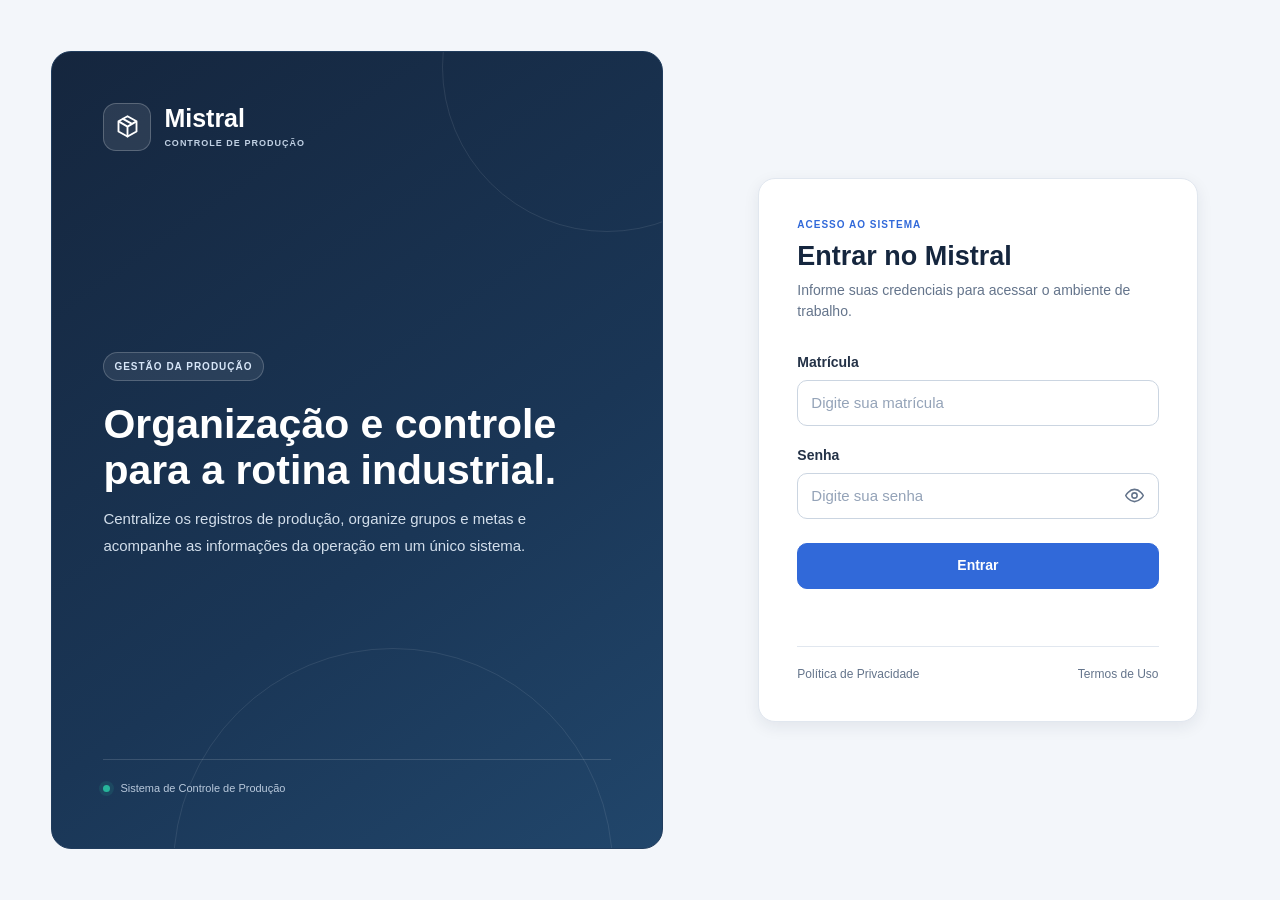
<file: Front-end/html/index.html>
<!DOCTYPE html>
<html lang="pt-BR">
<head>
    <meta charset="UTF-8">
    <meta name="viewport" content="width=device-width, initial-scale=1.0">
    <meta name="theme-color" content="#15263E">
    <title>Mistral - Início</title>

    <link rel="stylesheet" href="../css/global.css">
    <link rel="stylesheet" href="../css/layout.css">
    <link rel="stylesheet" href="../css/componentes.css">
    <link rel="stylesheet" href="../css/paginas.css">
</head>
<body>
    <header class="cabecalho">
        <div class="logo">
            <h1>Mistral</h1>
            <span>Sistema de Controle de Produção</span>
        </div>

        <button class="botao-sair" id="botaoSair" type="button">
            Sair
        </button>
    </header>

    <main class="conteudo conteudo-inicio">
        <section class="inicio-introducao" aria-labelledby="tituloInicio">
            <div>
                <span class="inicio-sobretitulo">AMBIENTE DE OPERAÇÃO</span>
                <h2 id="tituloInicio">Bem-vindo ao Mistral</h2>
                <p>Acesse as áreas do sistema para organizar e acompanhar as rotinas da fábrica.</p>
            </div>
        </section>

        <section class="inicio-destaque" aria-labelledby="tituloProducao">
            <div class="inicio-destaque-conteudo">
                <span class="inicio-etiqueta">OPERAÇÃO</span>
                <h3 id="tituloProducao">Produção</h3>
                <p>Registre a produção, informe peças defeituosas e consulte os registros realizados.</p>

                <a class="inicio-destaque-acao" href="producao.html">
                    Acessar produção
                    <svg viewBox="0 0 24 24" aria-hidden="true">
                        <path d="M5 12h14M13 6l6 6-6 6" />
                    </svg>
                </a>
            </div>

            <div class="inicio-destaque-visual" aria-hidden="true">
                <svg viewBox="0 0 360 220" role="presentation">
                    <rect x="73" y="29" width="176" height="142" rx="12" transform="rotate(-8 73 29)" />
                    <rect x="104" y="44" width="176" height="142" rx="12" transform="rotate(5 104 44)" />
                    <path d="M145 83h91M139 108h111M134 133h72" />
                    <circle cx="278" cy="52" r="24" />
                    <path d="M267 52l8 8 15-17" />
                </svg>
            </div>
        </section>

        <section class="inicio-secao" aria-labelledby="tituloGestao">
            <div class="inicio-secao-cabecalho">
                <div>
                    <span class="inicio-sobretitulo">GESTÃO</span>
                    <h3 id="tituloGestao">Organização e planejamento</h3>
                </div>
                <p>Cadastros e configurações que dão suporte à operação.</p>
            </div>

            <div class="inicio-grade-gestao">
                <a class="inicio-atalho inicio-atalho-funcionarios" href="funcionarios.html">
                    <span class="inicio-atalho-icone" aria-hidden="true">
                        <svg viewBox="0 0 24 24">
                            <circle cx="9" cy="8" r="3.2" />
                            <path d="M3.5 19v-1.2a5.5 5.5 0 0 1 11 0V19zM16 5.2a3.2 3.2 0 0 1 0 6.2M17 14a4.7 4.7 0 0 1 3.5 4.5V19h-3" />
                        </svg>
                    </span>

                    <span class="inicio-atalho-texto">
                        <strong>Funcionários</strong>
                        <small>Cadastros, dados pessoais e vínculos com grupos.</small>
                    </span>

                    <span class="inicio-atalho-seta" aria-hidden="true">↗</span>
                </a>

                <a class="inicio-atalho inicio-atalho-gerenciamento" href="gerenciamento.html">
                    <span class="inicio-atalho-icone" aria-hidden="true">
                        <svg viewBox="0 0 24 24">
                            <rect x="3.5" y="4" width="7" height="7" rx="1.5" />
                            <rect x="13.5" y="4" width="7" height="7" rx="1.5" />
                            <rect x="3.5" y="14" width="7" height="7" rx="1.5" />
                            <path d="M15 17.5h5M17.5 15v5" />
                        </svg>
                    </span>

                    <span class="inicio-atalho-texto">
                        <strong>Grupos e Metas</strong>
                        <small>Grupos de produção, produtos e metas estabelecidas.</small>
                    </span>

                    <span class="inicio-atalho-seta" aria-hidden="true">↗</span>
                </a>
            </div>
        </section>

        <section class="inicio-secao inicio-secao-consultas" aria-labelledby="tituloConsultas">
            <div class="inicio-secao-cabecalho">
                <div>
                    <span class="inicio-sobretitulo">CONSULTAS</span>
                    <h3 id="tituloConsultas">Acompanhamento e informações</h3>
                </div>
            </div>

            <div class="inicio-grade-consultas">
                <a class="inicio-consulta-relatorios" href="relatorios.html">
                    <span class="inicio-consulta-icone" aria-hidden="true">
                        <svg viewBox="0 0 24 24">
                            <path d="M4 19.5h16M6.5 16V10M12 16V5M17.5 16v-3.5" />
                            <path d="M4.5 7.5l5-3 4.5 2 5.5-3" />
                        </svg>
                    </span>

                    <span class="inicio-consulta-texto">
                        <strong>Relatórios de produção</strong>
                        <small>Consulte quantidades produzidas, defeitos, metas e detalhamentos por período.</small>
                    </span>

                    <span class="inicio-consulta-acao">
                        Consultar relatórios
                        <span aria-hidden="true">→</span>
                    </span>
                </a>

                <a class="inicio-consulta-feriados" href="feriados.html">
                    <span class="inicio-feriados-icone" aria-hidden="true">
                        <svg viewBox="0 0 24 24">
                            <rect x="3.5" y="5" width="17" height="15" rx="2" />
                            <path d="M7.5 3v4M16.5 3v4M3.5 9.5h17M8 13h2M14 13h2M8 16.5h2" />
                        </svg>
                    </span>

                    <strong>Feriados</strong>
                    <small>Consulte os feriados para apoiar o planejamento da produção.</small>

                    <span class="inicio-link-secundario">
                        Consultar calendário
                        <span aria-hidden="true">→</span>
                    </span>
                </a>
            </div>
        </section>
    </main>

    <script src="../js/index.js"></script>

    <script>
        document.getElementById("botaoSair").addEventListener("click", function () {
            localStorage.removeItem("token");
            window.location.replace("login.html");
        });
    </script>

    <script src="../js/layout.js"></script>
</body>
</html>
</file>
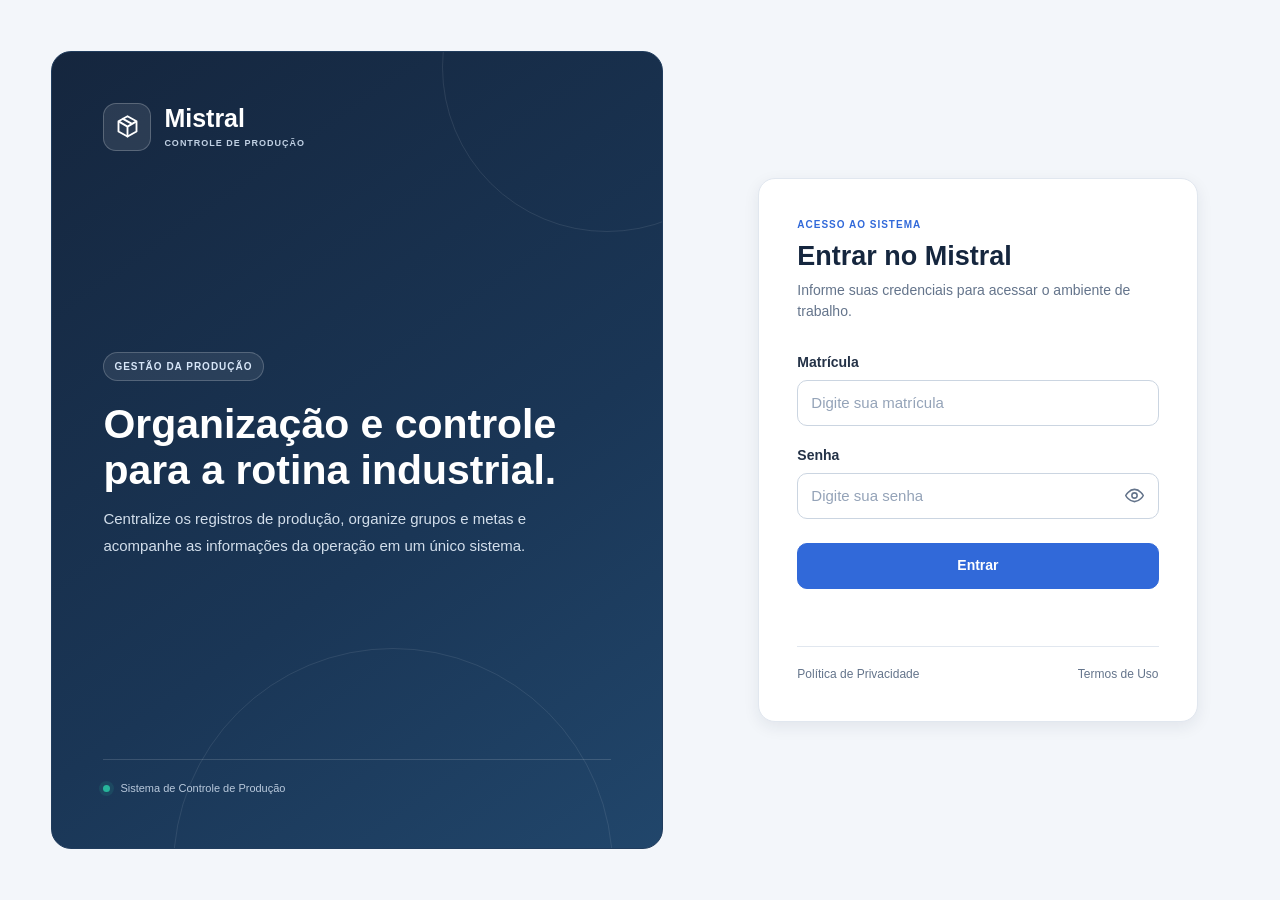
<file: Front-end/html/auditoria.html>
<!DOCTYPE html>
<html lang="pt-BR">
<head>
    <meta charset="UTF-8">
    <meta name="viewport" content="width=device-width, initial-scale=1.0">
    <meta name="theme-color" content="#15263E">
    <title>Mistral - Auditoria</title>
    <link rel="stylesheet" href="../css/global.css">
    <link rel="stylesheet" href="../css/layout.css">
    <link rel="stylesheet" href="../css/componentes.css">
    <link rel="stylesheet" href="../css/auditoria.css">
</head>
<body>
<header class="cabecalho">
    <div class="logo">
        <h1>Mistral</h1>
        <span>Auditoria</span>
    </div>
    <nav class="acoes-cabecalho" aria-label="Ações da página">
        <a href="index.html">Início</a>
        <button id="botaoSair" type="button">Sair</button>
    </nav>
</header>

<main class="conteudo conteudo-auditoria">
    <section class="cabecalho-auditoria">
        <div>
            <span class="sobretitulo-auditoria">ADMINISTRAÇÃO E RASTREABILIDADE</span>
            <h2>Auditoria do sistema</h2>
            <p>Consulte o histórico das operações registradas. Os registros são somente para leitura.</p>
        </div>
        <span class="selo-administrador">Acesso ADMIN</span>
    </section>

    <section class="painel-auditoria" aria-labelledby="tituloFiltrosAuditoria">
        <h3 id="tituloFiltrosAuditoria">Filtrar registros</h3>
        <form id="formularioFiltrosAuditoria" class="filtros-auditoria">
            <div class="campo">
                <label for="filtroMatricula">Matrícula</label>
                <input id="filtroMatricula" name="matricula" type="text" placeholder="Todas as matrículas">
            </div>
            <div class="campo">
                <label for="filtroOperacao">Operação</label>
                <input id="filtroOperacao" name="operacao" type="text" placeholder="Todas as operações">
            </div>
            <div class="campo">
                <label for="filtroDataInicial">Data inicial</label>
                <input id="filtroDataInicial" name="dataInicial" type="date">
            </div>
            <div class="campo">
                <label for="filtroDataFinal">Data final</label>
                <input id="filtroDataFinal" name="dataFinal" type="date">
            </div>
            <div class="acoes-filtros-auditoria">
                <button id="botaoFiltrarAuditoria" class="botao" type="submit">Consultar</button>
                <button id="botaoLimparAuditoria" class="botao-secundario" type="button">Limpar filtros</button>
            </div>
        </form>
    </section>

    <p id="mensagemAuditoria" class="mensagem mensagem-auditoria" role="status" aria-live="polite"></p>

    <section class="painel-auditoria" aria-labelledby="tituloRegistrosAuditoria">
        <div class="cabecalho-registros-auditoria">
            <div>
                <h3 id="tituloRegistrosAuditoria">Histórico de operações</h3>
                <p id="resumoAuditoria">Carregando registros...</p>
            </div>
            <button id="botaoAtualizarAuditoria" class="botao-secundario" type="button">Atualizar</button>
        </div>
        <div class="tabela-auditoria-container">
            <table class="tabela-auditoria">
                <thead>
                    <tr>
                        <th scope="col">Data e hora</th>
                        <th scope="col">Matrícula</th>
                        <th scope="col">Operação</th>
                        <th scope="col">Descrição</th>
                    </tr>
                </thead>
                <tbody id="listaAuditoria">
                    <tr><td colspan="4">Carregando...</td></tr>
                </tbody>
            </table>
        </div>
        <div class="paginacao-auditoria">
            <button id="botaoAnteriorAuditoria" class="botao-secundario" type="button" disabled>Anterior</button>
            <span id="paginaAuditoria" aria-live="polite">Página 1</span>
            <button id="botaoProximoAuditoria" class="botao-secundario" type="button" disabled>Próxima</button>
        </div>
    </section>
</main>
<script src="../js/auditoria.js"></script>
<script src="../js/layout.js"></script>
</body>
</html>
</file>
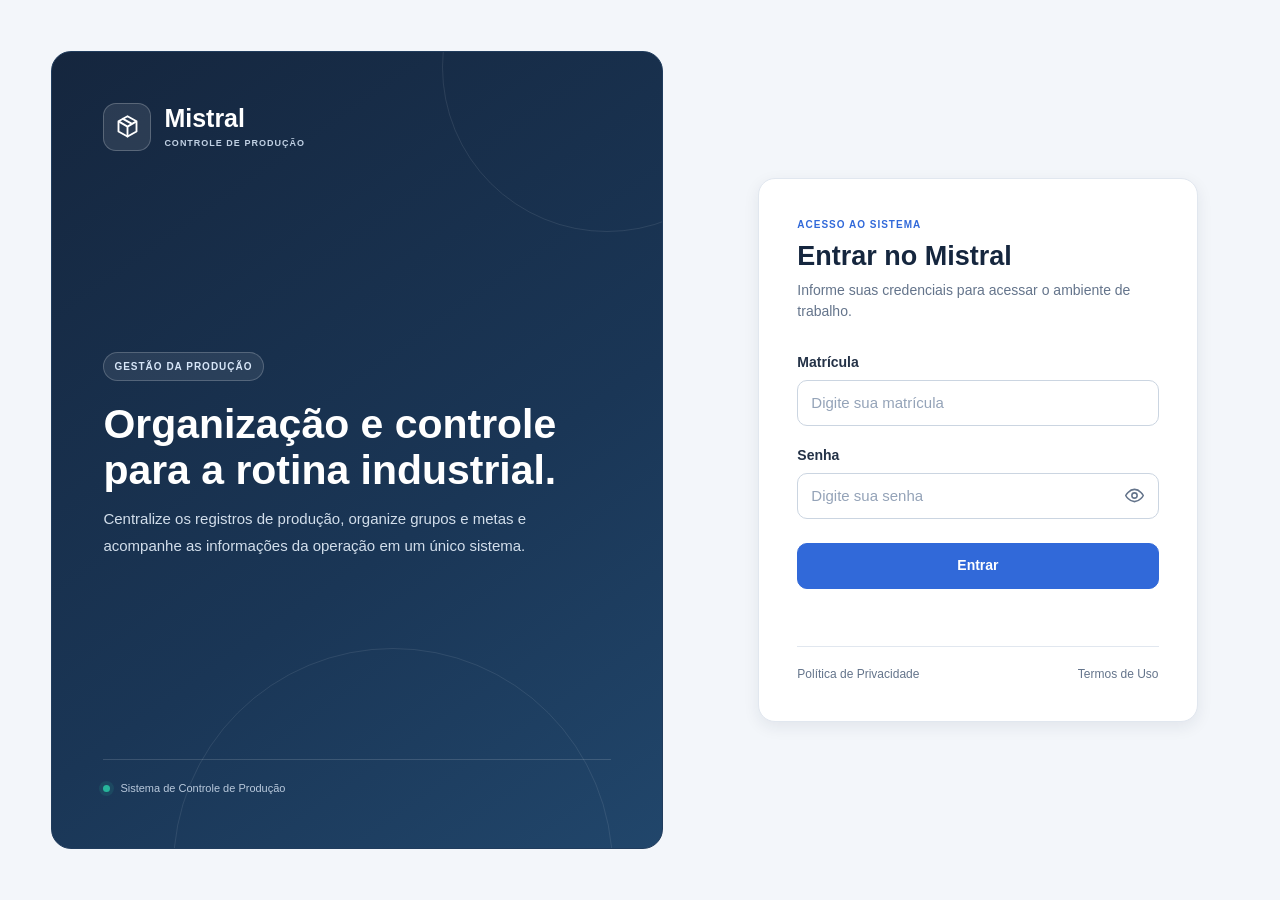
<file: Front-end/html/feriados.html>
<!DOCTYPE html>
<html lang="pt-BR">
<head>
    <meta charset="UTF-8">
    <meta name="viewport" content="width=device-width, initial-scale=1.0">
    <meta name="theme-color" content="#15263E">
    <title>Mistral - Feriados</title>

    <link rel="stylesheet" href="../css/global.css">
    <link rel="stylesheet" href="../css/layout.css">
    <link rel="stylesheet" href="../css/componentes.css">
    <link rel="stylesheet" href="../css/feriados.css">
</head>
<body>
<header class="cabecalho">
    <div class="logo">
        <h1>Mistral</h1>
        <span>Consulta de Feriados</span>
    </div>

    <nav class="acoes-cabecalho" aria-label="Ações da página">
        <a href="index.html">Início</a>
        <a href="relatorios.html">Relatórios</a>
        <button id="botaoSair" type="button">Sair</button>
    </nav>
</header>

<main class="conteudo conteudo-feriados">
    <section class="cabecalho-feriados" aria-labelledby="tituloFeriados">
        <div>
            <span class="sobretitulo-feriados">CALENDÁRIO E PLANEJAMENTO</span>
            <h2 id="tituloFeriados">Consulta de feriados</h2>
            <p>Consulte os feriados de um ano e utilize essas informações no planejamento das atividades da fábrica.</p>
        </div>

        <span class="contexto-feriados">
            <span aria-hidden="true"></span>
            Consulta anual
        </span>
    </section>

    <section class="painel-consulta-feriados" aria-labelledby="tituloConsultaFeriados">
        <div class="consulta-feriados-introducao">
            <span class="icone-calendario-feriados" aria-hidden="true">
                <svg viewBox="0 0 24 24">
                    <rect x="3.5" y="5" width="17" height="15.5" rx="2" />
                    <path d="M7.5 3v4M16.5 3v4M3.5 9.5h17M8 13h.01M12 13h.01M16 13h.01M8 16.5h.01M12 16.5h.01" />
                </svg>
            </span>

            <div>
                <span class="consulta-feriados-etiqueta">PESQUISA POR ANO</span>
                <h3 id="tituloConsultaFeriados">Selecione o ano</h3>
                <p>Informe o ano desejado para consultar a relação de feriados disponível.</p>
            </div>
        </div>

        <form id="formularioFeriado" class="formulario-feriados">
            <div class="campo campo-ano-feriados">
                <label for="ano">Ano de consulta</label>
                <input
                    type="number"
                    id="ano"
                    min="1900"
                    max="2199"
                    value="2026"
                    required
                >
            </div>

            <button class="botao" type="submit">
                Consultar feriados
                <svg viewBox="0 0 24 24" aria-hidden="true">
                    <path d="M5 12h14M13 6l6 6-6 6" />
                </svg>
            </button>
        </form>

        <p id="mensagem" class="mensagem mensagem-feriados" role="status" aria-live="polite"></p>
    </section>

    <section class="painel-resultado-feriados" aria-labelledby="tituloResultadoFeriados">
        <div class="resultado-feriados-cabecalho">
            <div class="resultado-feriados-titulo">
                <span class="resultado-feriados-etiqueta">CALENDÁRIO CONSULTADO</span>
                <h3 id="tituloResultadoFeriados">Feriados encontrados</h3>
                <p>Relação de feriados retornada para o ano informado.</p>
            </div>

            <span class="resultado-feriados-simbolo" aria-hidden="true">
                <svg viewBox="0 0 24 24">
                    <path d="M5 4.5h14a1.5 1.5 0 0 1 1.5 1.5v13H3.5V6A1.5 1.5 0 0 1 5 4.5Z" />
                    <path d="M7.5 2.5v4M16.5 2.5v4M3.5 9.5h17M8 13h.01M12 13h.01M16 13h.01M8 16.5h.01M12 16.5h.01" />
                </svg>
            </span>
        </div>

        <div class="tabela-container tabela-feriados-container">
            <table class="tabela-feriados">
                <caption class="texto-acessivel">
                    Feriados do ano consultado, com data, nome, tipo e dia da semana.
                </caption>
                <thead>
                    <tr>
                        <th>Data</th>
                        <th>Nome</th>
                        <th>Tipo</th>
                        <th>Dia da semana</th>
                    </tr>
                </thead>
                <tbody id="listaFeriados">
                    <tr>
                        <td colspan="4">Nenhum feriado carregado.</td>
                    </tr>
                </tbody>
            </table>
        </div>
    </section>
</main>

<script src="../js/feriados.js"></script>
<script src="../js/layout.js"></script>
</body>
</html>
</file>
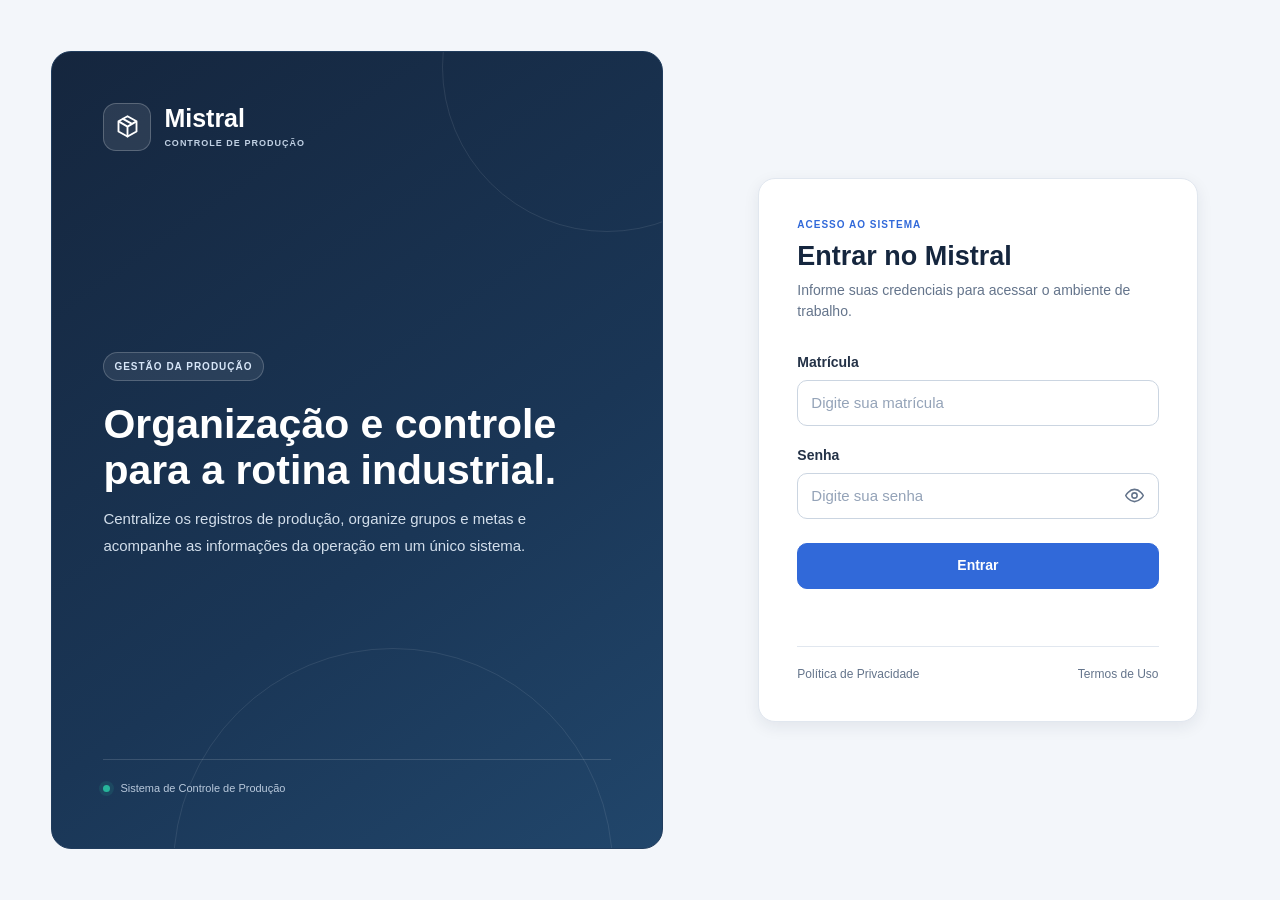
<file: Front-end/html/funcionarios.html>
<!DOCTYPE html>
<html lang="pt-BR">
<head>
    <meta charset="UTF-8">
    <meta name="viewport" content="width=device-width, initial-scale=1.0">
    <title>Mistral - Funcionários</title>

    <link rel="stylesheet" href="../css/global.css">
    <link rel="stylesheet" href="../css/layout.css">
    <link rel="stylesheet" href="../css/componentes.css">
    <link rel="stylesheet" href="../css/funcionarios.css">
</head>

<body>
<header class="cabecalho">
    <div class="logo">
        <h1>Mistral</h1>
        <span>Funcionários e salários</span>
    </div>

    <nav class="acoes-cabecalho">
        <a href="index.html">Início</a>
        <button id="botaoSair" type="button">Sair</button>
    </nav>
</header>

<main class="conteudo conteudo-funcionarios">
    <section class="cabecalho-funcionarios">
        <div class="titulo-funcionarios">
            <span class="sobretitulo">GESTÃO DE PESSOAS</span>
            <h2>Funcionários</h2>
            <p>Consulte os cadastros, organize os vínculos de produção e mantenha os dados da equipe atualizados.</p>
        </div>
        <div class="contexto-funcionarios">
            <span class="contexto-indicador" aria-hidden="true"></span>
            <span>Área administrativa</span>
        </div>
    </section>

    <section id="avisoRestrito" class="restrito" hidden>
        <h3>Acesso não autorizado</h3>
        <p>Seu usuário não tem permissão para acessar o gerenciamento de funcionários. Esta funcionalidade está disponível somente para administradores.</p>
    </section>

    <div id="painelFuncionarios" hidden>
        <section class="resumos indicadores-funcionarios" aria-label="Resumo dos funcionários">
            <article class="resumo indicador-total">
                <div class="indicador-cabecalho">
                    <span>BASE CADASTRAL</span>
                    <span class="indicador-sinal" aria-hidden="true">01</span>
                </div>
                <strong id="totalFuncionarios">—</strong>
                <p>Funcionários cadastrados</p>
            </article>

            <article class="resumo indicador-ativos">
                <div class="indicador-cabecalho">
                    <span>SITUAÇÃO</span>
                    <span class="indicador-sinal" aria-hidden="true">02</span>
                </div>
                <strong id="totalAtivos">—</strong>
                <p>Cadastros ativos</p>
            </article>

            <article class="resumo indicador-salarios">
                <div class="indicador-cabecalho">
                    <span>FOLHA CADASTRADA</span>
                    <span class="indicador-sinal" aria-hidden="true">03</span>
                </div>
                <strong id="somaSalarios">—</strong>
                <p>Soma dos salários cadastrados</p>
            </article>
        </section>

        <details class="painel-cadastro">
            <summary class="cadastro-resumo">
                <span class="cadastro-simbolo" aria-hidden="true">+</span>
                <span class="cadastro-texto">
                    <strong>Novo funcionário</strong>
                    <small>Adicionar dados profissionais, acesso ao sistema e endereço</small>
                </span>
                <span class="cadastro-acao">Abrir cadastro</span>
            </summary>

            <section class="cadastro-conteudo">
                <div class="cadastro-introducao">
                    <div>
                        <span class="sobretitulo">NOVO REGISTRO</span>
                        <h3>Dados do funcionário</h3>
                        <p>Preencha os dados profissionais. O acesso ao sistema é opcional e exige senha quando habilitado.</p>
                    </div>
                </div>

                <form id="formularioFuncionario">
                    <section class="form-bloco">
                        <div class="form-bloco-cabecalho">
                            <span class="form-etapa">01</span>
                            <div>
                                <h4>Dados profissionais</h4>
                                <p>Identificação e informações do vínculo de trabalho.</p>
                            </div>
                        </div>

                        <div class="campos campos-profissionais">
                            <div class="campo">
                                <label for="nome">Nome completo</label>
                                <input id="nome" name="nome" maxlength="150" autocomplete="name" required>
                            </div>

                            <div class="campo">
                                <label for="matricula">Matrícula</label>
                                <input id="matricula" name="matricula" maxlength="40" required>
                            </div>

                            <div class="campo">
                                <label for="cargo">Cargo</label>
                                <input id="cargo" name="cargo" maxlength="100" required>
                            </div>

                            <div class="campo">
                                <label for="salario">Salário (R$)</label>
                                <input id="salario" name="salario" type="number" min="0" step="0.01" required>
                            </div>
                        </div>
                    </section>

                    <section class="form-bloco form-bloco-acesso">
                        <div class="form-bloco-cabecalho">
                            <span class="form-etapa">02</span>
                            <div>
                                <h4>Acesso ao sistema</h4>
                                <p>Defina se o funcionário poderá entrar no Mistral.</p>
                            </div>
                        </div>

                        <div class="campos campos-acesso">
                            <div class="campo">
                                <label for="acessoSistema">Acesso ao sistema</label>
                                <select id="acessoSistema" name="acessoSistema" required>
                                    <option value="false">Não</option>
                                    <option value="true">Sim</option>
                                </select>
                            </div>

                            <div class="campo" id="campoSenha" hidden>
                                <label for="senha">Senha de acesso</label>

                                <div class="controle-senha">
                                    <input
                                        id="senha"
                                        name="senha"
                                        type="password"
                                        autocomplete="new-password"
                                        minlength="8"
                                        disabled
                                    >

                                    <button
                                        class="botao-olho"
                                        type="button"
                                        data-alvo="senha"
                                        aria-label="Mostrar senha"
                                        aria-pressed="false"
                                        title="Mostrar senha"
                                        disabled
                                    >
                                        <svg viewBox="0 0 24 24" aria-hidden="true">
                                            <path d="M2 12s3.6-7 10-7 10 7 10 7-3.6 7-10 7S2 12 2 12Z"/>
                                            <circle cx="12" cy="12" r="3"/>
                                            <line x1="3" y1="3" x2="21" y2="21" class="risco-olho" style="display:none"/>
                                        </svg>
                                    </button>
                                </div>
                            </div>

                            <div class="campo" id="campoConfirmarSenha" hidden>
                                <label for="confirmarSenha">Confirmar senha</label>

                                <div class="controle-senha">
                                    <input
                                        id="confirmarSenha"
                                        name="confirmarSenha"
                                        type="password"
                                        autocomplete="new-password"
                                        minlength="8"
                                        disabled
                                    >

                                    <button
                                        class="botao-olho"
                                        type="button"
                                        data-alvo="confirmarSenha"
                                        aria-label="Mostrar confirmação da senha"
                                        aria-pressed="false"
                                        title="Mostrar confirmação da senha"
                                        disabled
                                    >
                                        <svg viewBox="0 0 24 24" aria-hidden="true">
                                            <path d="M2 12s3.6-7 10-7 10 7 10 7-3.6 7-10 7S2 12 2 12Z"/>
                                            <circle cx="12" cy="12" r="3"/>
                                            <line x1="3" y1="3" x2="21" y2="21" class="risco-olho" style="display:none"/>
                                        </svg>
                                    </button>
                                </div>
                            </div>
                        </div>
                    </section>

                    <details class="endereco-opcional">
                        <summary>
                            <span>Endereço adicional</span>
                            <small>Opcional</small>
                        </summary>

                        <section class="secao-endereco">
                            <p class="descricao">Os dados de endereço podem ser preenchidos agora ou adicionados posteriormente em Dados pessoais.</p>

                            <div class="campos">
                                <div class="campo">
                                    <label for="cepCadastro">CEP</label>
                                    <input
                                        id="cepCadastro"
                                        name="cep"
                                        type="text"
                                        inputmode="numeric"
                                        autocomplete="postal-code"
                                        maxlength="9"
                                        pattern="[0-9]{5}-?[0-9]{3}"
                                        placeholder="00000-000"
                                    >
                                </div>

                                <div class="campo">
                                    <label for="logradouroCadastro">Logradouro</label>
                                    <input
                                        id="logradouroCadastro"
                                        name="logradouro"
                                        maxlength="150"
                                        autocomplete="address-line1"
                                        placeholder="Rua, avenida, estrada..."
                                    >
                                </div>

                                <div class="campo">
                                    <label for="numeroCadastro">Número</label>
                                    <input
                                        id="numeroCadastro"
                                        name="numero"
                                        maxlength="20"
                                        placeholder="Número ou S/N"
                                    >
                                </div>

                                <div class="campo">
                                    <label for="complementoCadastro">Complemento</label>
                                    <input
                                        id="complementoCadastro"
                                        name="complemento"
                                        maxlength="100"
                                        autocomplete="address-line2"
                                        placeholder="Apartamento, bloco..."
                                    >
                                </div>

                                <div class="campo">
                                    <label for="bairroCadastro">Bairro</label>
                                    <input
                                        id="bairroCadastro"
                                        name="bairro"
                                        maxlength="100"
                                        autocomplete="address-level3"
                                    >
                                </div>

                                <div class="campo">
                                    <label for="cidadeCadastro">Cidade</label>
                                    <input
                                        id="cidadeCadastro"
                                        name="cidade"
                                        maxlength="100"
                                        autocomplete="address-level2"
                                    >
                                </div>

                                <div class="campo">
                                    <label for="ufCadastro">UF</label>
                                    <input
                                        id="ufCadastro"
                                        name="uf"
                                        maxlength="2"
                                        pattern="[A-Za-z]{2}"
                                        autocomplete="address-level1"
                                        placeholder="SP"
                                    >
                                </div>
                            </div>
                        </section>
                    </details>

                    <div class="formulario-acoes">
                        <button class="botao" type="submit">Cadastrar funcionário</button>
                        <p id="mensagemCadastro" class="mensagem" role="status" aria-live="polite"></p>
                    </div>
                </form>
            </section>
        </details>

        <section class="cartao cartao-lista-funcionarios">
            <div class="acoes-tabela">
                <div>
                    <h3>Lista de funcionários</h3>
                    <p class="descricao">Selecione funcionários ativos para somar seus salários e gerencie os grupos de produção associados.</p>
                </div>

                <button id="botaoAtualizar" class="botao-secundario" type="button">
                    Atualizar lista
                </button>
            </div>

            <div class="tabela-container tabela-funcionarios-container">
                <table class="tabela-funcionarios">
                    <caption class="texto-acessivel">Lista de funcionários cadastrados, situação e ações disponíveis.</caption>
                    <thead>
                        <tr>
                            <th>Selecionar</th>
                            <th>Nome</th>
                            <th>Matrícula</th>
                            <th>Cargo</th>
                            <th>Grupo(s) atuais</th>
                            <th>Salário</th>
                            <th>Ativo</th>
                            <th>Acesso</th>
                            <th>Perfil</th>
                            <th>Ação</th>
                        </tr>
                    </thead>

                    <tbody id="listaFuncionarios">
                        <tr>
                            <td colspan="10">Carregando funcionários...</td>
                        </tr>
                    </tbody>
                </table>
            </div>

            <div class="acoes-tabela acoes-salarios">
                <button id="botaoSomarSelecionados" class="botao" type="button">
                    Somar salários selecionados
                </button>
            </div>

            <p id="resultadoSelecao" class="resultado-selecao" aria-live="polite"></p>
            <p id="mensagemLista" class="mensagem" role="status" aria-live="polite"></p>
        </section>
    </div>

    <dialog
        id="dialogGruposFuncionario"
        class="dialog-grupos"
        aria-labelledby="tituloDialogGrupos"
    >
        <div class="dialog-conteudo">

            <div class="dialog-cabecalho">
                <div>
                    <h3 id="tituloDialogGrupos">
                        Grupos do funcionário
                    </h3>

                    <p id="nomeFuncionarioGrupos"></p>
                </div>

                <button
                    id="botaoFecharDialogGrupos"
                    class="botao-secundario"
                    type="button"
                    aria-label="Fechar janela"
                >
                    Fechar
                </button>
            </div>

            <p id="ajudaDialogGrupos" class="dialog-ajuda">
                Selecione um ou mais grupos. Ao retirar um grupo,
                o vínculo anterior será encerrado e permanecerá no histórico.
            </p>

            <section class="dialog-secao">
                <h4>Grupos disponíveis</h4>

                <div
                    id="listaGruposDisponiveis"
                    class="lista-grupos-disponiveis"
                    aria-live="polite"
                >
                    <p>Carregando grupos...</p>
                </div>
            </section>

            <section class="dialog-secao">
                <h4>Histórico de alocações</h4>

                <ul
                    id="historicoGrupos"
                    class="historico-grupos"
                >
                    <li>Carregando histórico...</li>
                </ul>
            </section>

            <p
                id="mensagemGrupos"
                class="mensagem"
                role="status"
                aria-live="polite"
            ></p>

            <div class="dialog-acoes">
                <button
                    id="botaoSalvarGrupos"
                    class="botao"
                    type="button"
                >
                    Salvar grupos
                </button>

                <button
                    id="botaoCancelarGrupos"
                    class="botao-secundario"
                    type="button"
                >
                    Cancelar
                </button>
            </div>

        </div>
    </dialog>

    <dialog
        id="dialogEnderecoFuncionario"
        class="dialog-grupos"
        aria-labelledby="tituloDialogEndereco"
    >
        <div class="dialog-conteudo">
            <div class="dialog-cabecalho">
                <div>
                    <h3 id="tituloDialogEndereco">Dados pessoais do funcionário</h3>
                    <p id="nomeFuncionarioEndereco"></p>
                </div>

                <button
                    id="botaoFecharDialogEndereco"
                    class="botao-secundario"
                    type="button"
                    aria-label="Fechar janela"
                >
                    Fechar
                </button>
            </div>

            <p class="dialog-ajuda">
                Preencha ou atualize o endereço do funcionário. Todos os campos são opcionais.
            </p>

            <div class="dialog-secao">
                <div class="campos">
                    <div class="campo">
                        <label for="cepEndereco">CEP</label>
                        <input
                            id="cepEndereco"
                            type="text"
                            inputmode="numeric"
                            autocomplete="postal-code"
                            maxlength="9"
                            pattern="[0-9]{5}-?[0-9]{3}"
                            placeholder="00000-000"
                        >
                    </div>

                    <div class="campo">
                        <label for="logradouroEndereco">Logradouro</label>
                        <input
                            id="logradouroEndereco"
                            maxlength="150"
                            autocomplete="address-line1"
                        >
                    </div>

                    <div class="campo">
                        <label for="numeroEndereco">Número</label>
                        <input id="numeroEndereco" maxlength="20" placeholder="Número ou S/N">
                    </div>

                    <div class="campo">
                        <label for="complementoEndereco">Complemento</label>
                        <input
                            id="complementoEndereco"
                            maxlength="100"
                            autocomplete="address-line2"
                        >
                    </div>

                    <div class="campo">
                        <label for="bairroEndereco">Bairro</label>
                        <input
                            id="bairroEndereco"
                            maxlength="100"
                            autocomplete="address-level3"
                        >
                    </div>

                    <div class="campo">
                        <label for="cidadeEndereco">Cidade</label>
                        <input
                            id="cidadeEndereco"
                            maxlength="100"
                            autocomplete="address-level2"
                        >
                    </div>

                    <div class="campo">
                        <label for="ufEndereco">UF</label>
                        <input
                            id="ufEndereco"
                            maxlength="2"
                            pattern="[A-Za-z]{2}"
                            autocomplete="address-level1"
                            placeholder="SP"
                        >
                    </div>
                </div>
            </div>

            <p
                id="mensagemEndereco"
                class="mensagem"
                role="status"
                aria-live="polite"
            ></p>

            <div class="dialog-acoes">
                <button
                    id="botaoSalvarEndereco"
                    class="botao"
                    type="button"
                >
                    Salvar endereço
                </button>

                <button
                    id="botaoCancelarEndereco"
                    class="botao-secundario"
                    type="button"
                >
                    Cancelar
                </button>
            </div>
        </div>
    </dialog>
</main>

<script src="../js/funcionarios.js"></script>
<script src="../js/layout.js"></script>
</body>
</html>
</file>
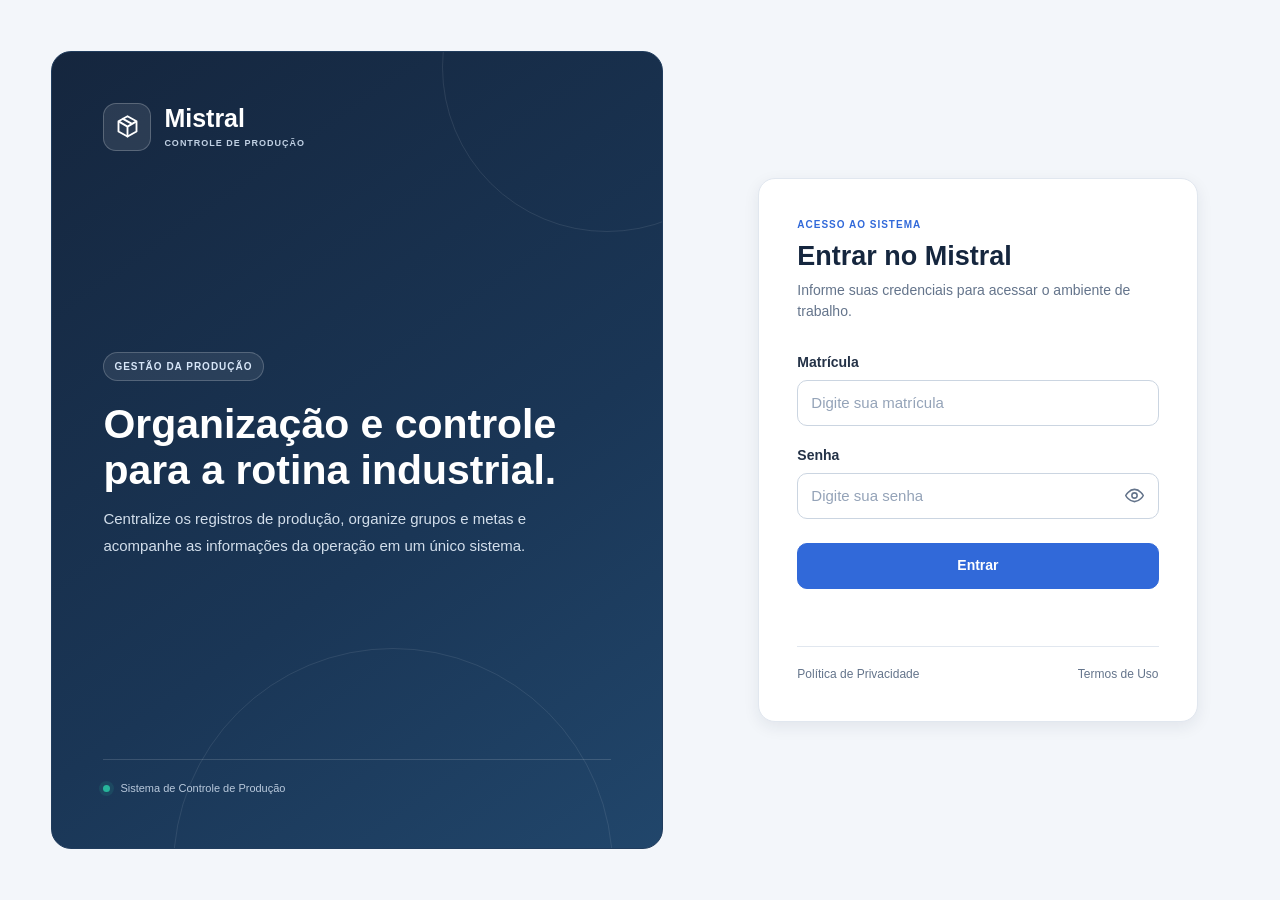
<file: Front-end/html/gerenciamento.html>
<!DOCTYPE html>
<html lang="pt-BR">
<head>
    <meta charset="UTF-8">
    <meta name="viewport" content="width=device-width, initial-scale=1.0">
    <meta name="theme-color" content="#15263E">
    <title>Mistral - Grupos e Metas</title>

    <link rel="stylesheet" href="../css/global.css">
    <link rel="stylesheet" href="../css/layout.css">
    <link rel="stylesheet" href="../css/componentes.css">
    <link rel="stylesheet" href="../css/gerenciamento.css">
</head>
<body>
<header class="cabecalho">
    <div class="logo">
        <h1>Mistral</h1>
        <span>Grupos e Metas</span>
    </div>

    <div class="acoes-cabecalho">
        <a href="index.html">Início</a>
        <button id="botaoSair" type="button">Sair</button>
    </div>
</header>

<main class="conteudo conteudo-gerenciamento">
    <section class="cabecalho-gerenciamento">
        <div>
            <span class="sobretitulo-gerenciamento">CONFIGURAÇÃO DA PRODUÇÃO</span>
            <h2>Grupos e Metas</h2>
            <p>Organize os grupos de produção, mantenha o catálogo de produtos e defina as quantidades esperadas.</p>
        </div>
    </section>

    <section class="gerenciamento-cadastros" aria-label="Cadastros básicos">
        <article class="cadastro-bloco cadastro-grupo">
            <div class="cadastro-bloco-cabecalho">
                <span class="cadastro-icone cadastro-icone-grupo" aria-hidden="true">
                    <svg viewBox="0 0 24 24">
                        <rect x="3.5" y="4" width="7" height="7" rx="1.5" />
                        <rect x="13.5" y="4" width="7" height="7" rx="1.5" />
                        <rect x="3.5" y="14" width="7" height="7" rx="1.5" />
                        <path d="M15 17.5h5M17.5 15v5" />
                    </svg>
                </span>
                <div>
                    <span class="cadastro-categoria">ESTRUTURA</span>
                    <h3>Novo grupo</h3>
                    <p>Crie uma área de organização da produção.</p>
                </div>
            </div>

            <form id="formularioGrupo">
                <div class="campo">
                    <label for="nomeGrupo">Nome do grupo</label>
                    <input type="text" id="nomeGrupo" placeholder="Digite o nome do grupo" required>
                </div>
                <button class="botao" type="submit">Cadastrar grupo</button>
                <p id="mensagemGrupo" class="mensagem" aria-live="polite"></p>
            </form>
        </article>

        <article class="cadastro-bloco cadastro-produto">
            <div class="cadastro-bloco-cabecalho">
                <span class="cadastro-icone cadastro-icone-produto" aria-hidden="true">
                    <svg viewBox="0 0 24 24">
                        <path d="M4 7.5 12 3l8 4.5v9L12 21l-8-4.5z" />
                        <path d="m4.3 7.7 7.7 4.4 7.7-4.4M12 12.1V21M8 5.2l8 4.6" />
                    </svg>
                </span>
                <div>
                    <span class="cadastro-categoria">CATÁLOGO</span>
                    <h3>Novo produto</h3>
                    <p>Inclua um produto que poderá ser associado às metas.</p>
                </div>
            </div>

            <form id="formularioProduto">
                <div class="campos campos-produto">
                    <div class="campo">
                        <label for="codigoProduto">Código</label>
                        <input type="text" id="codigoProduto" placeholder="Ex.: P001" required>
                    </div>

                    <div class="campo">
                        <label for="descricaoProduto">Descrição</label>
                        <input type="text" id="descricaoProduto" placeholder="Ex.: Boleira 30cm" required>
                    </div>

                    <div class="campo campo-preco-produto">
                        <label for="precoBrutoProduto">Valor bruto unitário (R$)</label>
                        <input
                            type="number"
                            id="precoBrutoProduto"
                            min="0"
                            step="0.01"
                            inputmode="decimal"
                            placeholder="Ex.: 12,50"
                        >
                        <small class="ajuda-campo">Opcional. É o valor bruto informado para o produto, não o custo de fabricação. Deixe em branco quando ainda não estiver definido.</small>
                    </div>
                </div>

                <div class="cadastro-formulario-rodape">
                    <button class="botao" type="submit">Cadastrar produto</button>
                </div>
                <p id="mensagemProduto" class="mensagem" aria-live="polite"></p>
            </form>
        </article>
    </section>

    <section class="meta-destaque" aria-labelledby="tituloDefinirMeta">
        <div class="meta-destaque-introducao">
            <span class="meta-etapa">PLANEJAMENTO</span>
            <h3 id="tituloDefinirMeta">Definir meta de produção</h3>
            <p>Associe um grupo a um produto e informe a quantidade que deverá ser produzida.</p>
        </div>

        <form id="formularioMeta" class="formulario-meta">
            <div class="campo">
                <label for="grupoMeta">Grupo</label>
                <select id="grupoMeta" required>
                    <option value="">Selecione um grupo</option>
                </select>
            </div>

            <div class="campo">
                <label for="produtoMeta">Produto</label>
                <select id="produtoMeta" required>
                    <option value="">Selecione um produto</option>
                </select>
            </div>

            <div class="campo">
                <label for="quantidadeMeta">Quantidade da meta</label>
                <input type="number" id="quantidadeMeta" min="1" placeholder="Ex.: 1000" required>
            </div>

            <div class="meta-formulario-acao">
                <button class="botao" type="submit">Definir meta</button>
            </div>

            <p id="mensagemMeta" class="mensagem" aria-live="polite"></p>
        </form>
    </section>

    <div id="mensagemLista" class="notificacao" role="alert" aria-live="assertive" hidden></div>

    <section class="secao-registros-gerenciamento">
        <div class="cabecalho-registros">
            <div>
                <span class="sobretitulo-gerenciamento">BASE CADASTRAL</span>
                <h3>Registros existentes</h3>
                <p>Consulte os itens cadastrados e gerencie seus vínculos.</p>
            </div>
            <button id="botaoAtualizar" class="botao-secundario" type="button">
                Atualizar dados
            </button>
        </div>

        <div class="gerenciamento-listas">
            <section class="painel-lista painel-lista-grupos">
                <div class="painel-lista-cabecalho">
                    <span class="painel-lista-marcador marcador-grupo" aria-hidden="true"></span>
                    <div>
                        <h4>Grupos cadastrados</h4>
                        <p>Grupos e situação atual.</p>
                    </div>
                </div>

                <div class="tabela-container">
                    <table>
                        <thead>
                            <tr>
                                <th>ID</th>
                                <th>Grupo</th>
                                <th>Status</th>
                                <th>Ações</th>
                            </tr>
                        </thead>
                        <tbody id="listaGrupos">
                            <tr><td colspan="4">Carregando grupos...</td></tr>
                        </tbody>
                    </table>
                </div>
            </section>

            <section class="painel-lista painel-lista-produtos">
                <div class="painel-lista-cabecalho">
                    <span class="painel-lista-marcador marcador-produto" aria-hidden="true"></span>
                    <div>
                        <h4>Produtos cadastrados</h4>
                        <p>Valores brutos unitários e ações disponíveis.</p>
                    </div>
                </div>

                <div class="tabela-container">
                    <table>
                        <thead>
                            <tr>
                                <th>ID</th>
                                <th>Código</th>
                                <th>Descrição</th>
                                <th>Valor bruto unitário</th>
                                <th>Ações</th>
                            </tr>
                        </thead>
                        <tbody id="listaProdutos">
                            <tr><td colspan="5">Carregando produtos...</td></tr>
                        </tbody>
                    </table>
                </div>
            </section>

            <section class="painel-lista painel-lista-metas">
                <div class="painel-lista-cabecalho">
                    <span class="painel-lista-marcador marcador-meta" aria-hidden="true"></span>
                    <div>
                        <h4>Metas cadastradas</h4>
                        <p>Relação entre grupos, produtos e quantidades definidas.</p>
                    </div>
                </div>

                <div class="tabela-container">
                    <table>
                        <thead>
                            <tr>
                                <th>Grupo</th>
                                <th>Produto</th>
                                <th>Código</th>
                                <th>Meta</th>
                                <th>Ações</th>
                            </tr>
                        </thead>
                        <tbody id="listaMetas">
                            <tr><td colspan="5">Carregando metas...</td></tr>
                        </tbody>
                    </table>
                </div>
            </section>
        </div>
    </section>
</main>

<dialog id="dialogEdicaoGerenciamento" class="dialog-preco dialog-edicao-gerenciamento" aria-labelledby="tituloDialogEdicao">
    <div class="dialog-preco-conteudo">
        <div class="dialog-preco-cabecalho">
            <div>
                <span class="dialog-preco-etiqueta">GERENCIAMENTO</span>
                <h3 id="tituloDialogEdicao">Editar registro</h3>
            </div>
            <button id="fecharEdicaoGerenciamento" class="botao-fechar-dialog" type="button">Fechar</button>
        </div>
        <form id="formularioEdicaoGerenciamento">
            <div id="camposEdicaoGerenciamento" class="campos-edicao-gerenciamento"></div>
            <p id="mensagemEdicaoGerenciamento" class="mensagem" role="status" aria-live="polite"></p>
            <div class="acoes-dialog-preco">
                <button id="salvarEdicaoGerenciamento" class="botao" type="submit">Salvar alterações</button>
                <button id="cancelarEdicaoGerenciamento" class="botao-secundario-dialog" type="button">Cancelar</button>
            </div>
        </form>
    </div>
</dialog>

<script src="../js/gerenciamento.js"></script>
<script src="../js/layout.js"></script>
</body>
</html>
</file>
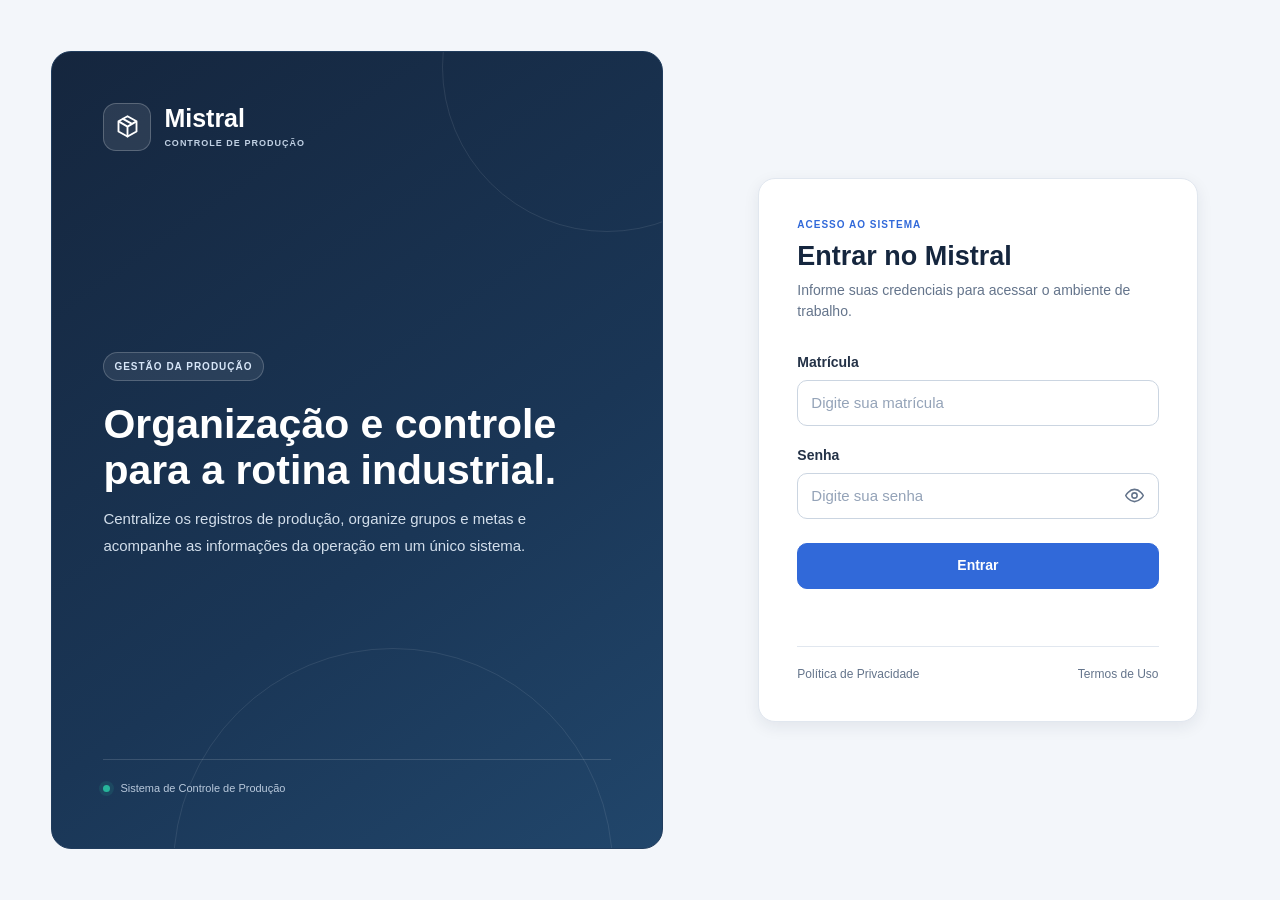
<file: Front-end/html/login.html>
<!DOCTYPE html>
<html lang="pt-BR">
<head>
    <meta charset="UTF-8">
    <meta name="viewport" content="width=device-width, initial-scale=1.0">
    <meta name="theme-color" content="#15263E">
    <title>Mistral - Login</title>

    <link rel="stylesheet" href="../css/global.css">
    <link rel="stylesheet" href="../css/login.css">
</head>
<body>
    <main class="pagina-login">
        <section class="login-apresentacao" aria-label="Apresentação do Mistral">
            <div class="login-marca">
                <span class="login-marca-simbolo" aria-hidden="true">
                    <svg viewBox="0 0 24 24">
                        <path d="M4 6.5 12 2l8 4.5v9L12 20l-8-4.5z" />
                        <path d="m4.5 6.8 7.5 4.4 7.5-4.4M12 11.2V20M8 4.3l8 4.5" />
                    </svg>
                </span>
                <span>
                    <strong>Mistral</strong>
                    <small>CONTROLE DE PRODUÇÃO</small>
                </span>
            </div>

            <div class="login-apresentacao-texto">
                <span class="login-apresentacao-etiqueta">GESTÃO DA PRODUÇÃO</span>
                <h2>Organização e controle para a rotina industrial.</h2>
                <p>Centralize os registros de produção, organize grupos e metas e acompanhe as informações da operação em um único sistema.</p>
            </div>

            <div class="login-apresentacao-rodape">
                <span aria-hidden="true"></span>
                Sistema de Controle de Produção
            </div>
        </section>

        <section class="cartao-login" aria-labelledby="tituloLogin">
            <div class="cabecalho">
                <span class="login-etiqueta">ACESSO AO SISTEMA</span>
                <h1 id="tituloLogin">Entrar no Mistral</h1>
                <p>Informe suas credenciais para acessar o ambiente de trabalho.</p>
            </div>

            <form id="formularioLogin">
                <div class="campo">
                    <label for="matricula">Matrícula</label>
                    <input
                        type="text"
                        id="matricula"
                        name="matricula"
                        placeholder="Digite sua matrícula"
                        autocomplete="username"
                        required
                    >
                </div>

                <div class="campo">
                    <label for="senha">Senha</label>

                    <div class="campo-senha-controle">
                        <input
                            type="password"
                            id="senha"
                            name="senha"
                            placeholder="Digite sua senha"
                            autocomplete="current-password"
                            required
                        >

                        <button
                            type="button"
                            id="botaoMostrarSenha"
                            class="botao-olho"
                            aria-label="Mostrar senha"
                            aria-pressed="false"
                            title="Mostrar senha"
                        >
                            <svg viewBox="0 0 24 24" aria-hidden="true">
                                <path d="M2 12s3.6-7 10-7 10 7 10 7-3.6 7-10 7S2 12 2 12Z"/>
                                <circle cx="12" cy="12" r="3"/>
                                <line
                                    id="riscoOlho"
                                    x1="3"
                                    y1="3"
                                    x2="21"
                                    y2="21"
                                    style="display: none;"
                                />
                            </svg>
                        </button>
                    </div>
                </div>

                <button type="submit">Entrar</button>
                <p id="mensagem" role="status" aria-live="polite"></p>
            </form>

            <nav class="links-informacoes" aria-label="Informações do sistema">
                <a href="Politica-privacidade.html">Política de Privacidade</a>
                <a href="termos-uso.html">Termos de Uso</a>
            </nav>
        </section>
    </main>

    <script src="../js/login.js"></script>

    <script>
        const campoSenha = document.getElementById("senha");
        const botaoMostrarSenha = document.getElementById("botaoMostrarSenha");
        const riscoOlho = document.getElementById("riscoOlho");

        botaoMostrarSenha.addEventListener("click", function () {
            const mostrar = campoSenha.type === "password";

            campoSenha.type = mostrar ? "text" : "password";
            riscoOlho.style.display = mostrar ? "block" : "none";

            botaoMostrarSenha.setAttribute(
                "aria-label",
                mostrar ? "Ocultar senha" : "Mostrar senha"
            );

            botaoMostrarSenha.setAttribute(
                "title",
                mostrar ? "Ocultar senha" : "Mostrar senha"
            );

            botaoMostrarSenha.setAttribute(
                "aria-pressed",
                String(mostrar)
            );
        });
    </script>
</body>
</html>
</file>
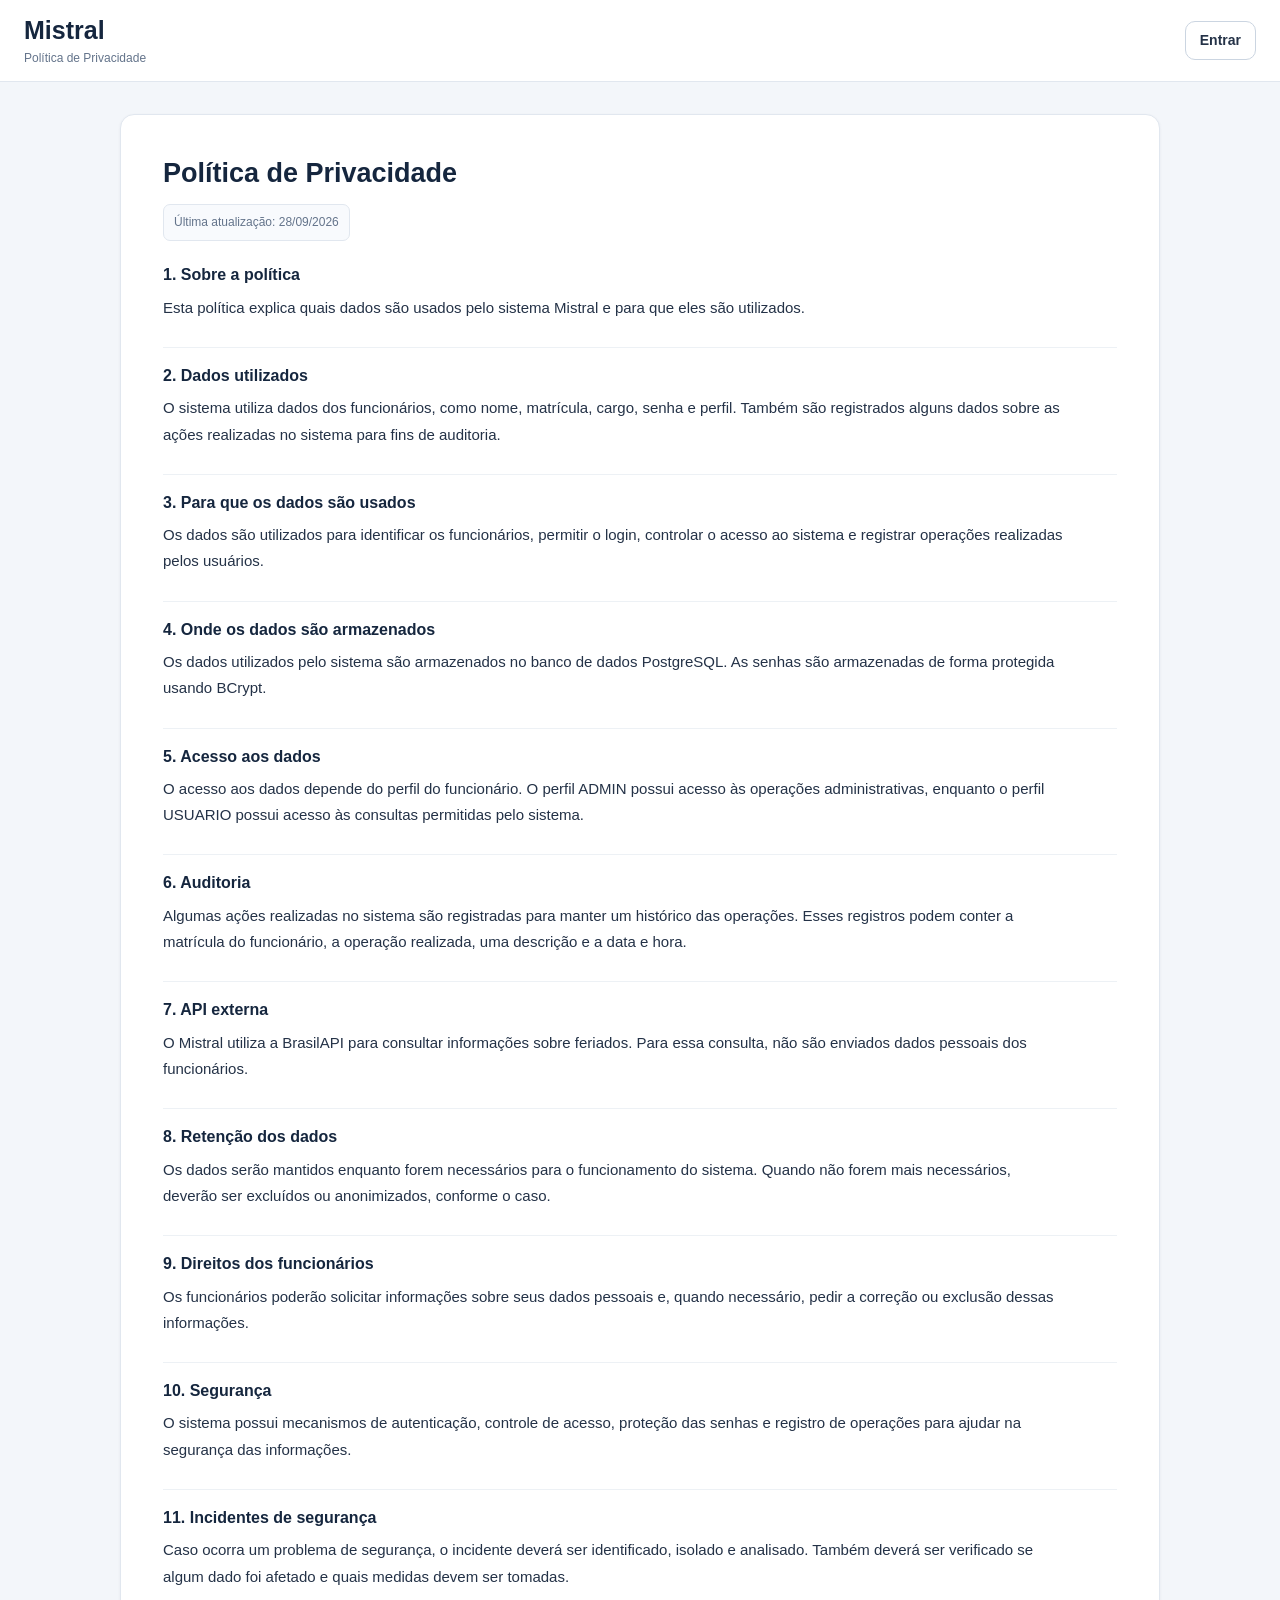
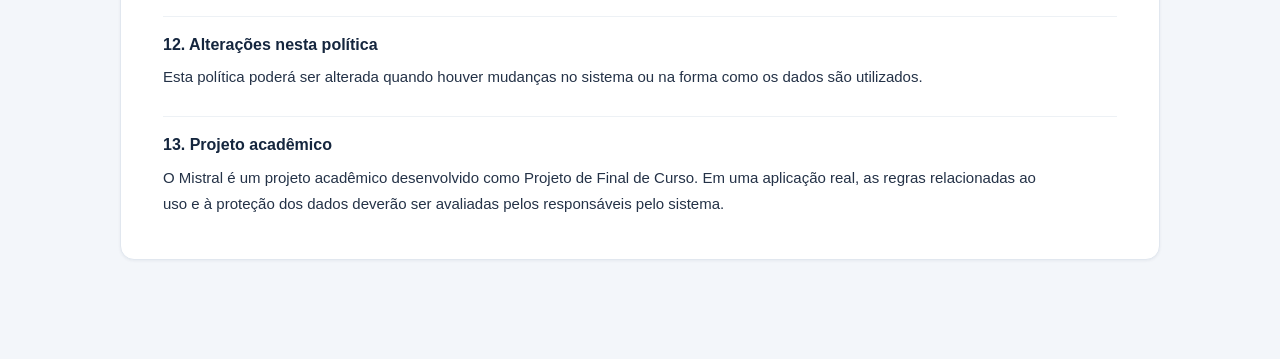
<file: Front-end/html/Politica-privacidade.html>
<!DOCTYPE html>
<html lang="pt-BR">
<head>
    <meta charset="UTF-8">
    <meta name="viewport" content="width=device-width, initial-scale=1.0">
    <meta name="theme-color" content="#15263E">
    <title>Mistral - Política de Privacidade</title>

    <link rel="stylesheet" href="../css/global.css">
    <link rel="stylesheet" href="../css/layout.css">
    <link rel="stylesheet" href="../css/componentes.css">
    <link rel="stylesheet" href="../css/info.css">
</head>

<body>

<header class="cabecalho">

    <div class="logo">
        <h1>Mistral</h1>
        <span>Política de Privacidade</span>
    </div>

    <div class="acoes-cabecalho">
        <a href="login.html">Login</a>
    </div>

</header>

<main class="conteudo documento-pagina">

    <article class="cartao documento-cartao">

        <h2>Política de Privacidade</h2>

        <p class="atualizacao">
            Última atualização: 28/09/2026
        </p>

        <h3>1. Sobre a política</h3>

        <p>
            Esta política explica quais dados são usados pelo sistema Mistral
            e para que eles são utilizados.
        </p>

        <h3>2. Dados utilizados</h3>

        <p>
            O sistema utiliza dados dos funcionários, como nome, matrícula,
            cargo, senha e perfil. Também são registrados alguns dados sobre
            as ações realizadas no sistema para fins de auditoria.
        </p>

        <h3>3. Para que os dados são usados</h3>

        <p>
            Os dados são utilizados para identificar os funcionários, permitir
            o login, controlar o acesso ao sistema e registrar operações
            realizadas pelos usuários.
        </p>

        <h3>4. Onde os dados são armazenados</h3>

        <p>
            Os dados utilizados pelo sistema são armazenados no banco de dados
            PostgreSQL. As senhas são armazenadas de forma protegida usando
            BCrypt.
        </p>

        <h3>5. Acesso aos dados</h3>

        <p>
            O acesso aos dados depende do perfil do funcionário. O perfil ADMIN
            possui acesso às operações administrativas, enquanto o perfil
            USUARIO possui acesso às consultas permitidas pelo sistema.
        </p>

        <h3>6. Auditoria</h3>

        <p>
            Algumas ações realizadas no sistema são registradas para manter
            um histórico das operações. Esses registros podem conter a
            matrícula do funcionário, a operação realizada, uma descrição e
            a data e hora.
        </p>

        <h3>7. API externa</h3>

        <p>
            O Mistral utiliza a BrasilAPI para consultar informações sobre
            feriados. Para essa consulta, não são enviados dados pessoais dos
            funcionários.
        </p>

        <h3>8. Retenção dos dados</h3>

        <p>
            Os dados serão mantidos enquanto forem necessários para o
            funcionamento do sistema. Quando não forem mais necessários,
            deverão ser excluídos ou anonimizados, conforme o caso.
        </p>

        <h3>9. Direitos dos funcionários</h3>

        <p>
            Os funcionários poderão solicitar informações sobre seus dados
            pessoais e, quando necessário, pedir a correção ou exclusão dessas
            informações.
        </p>

        <h3>10. Segurança</h3>

        <p>
            O sistema possui mecanismos de autenticação, controle de acesso,
            proteção das senhas e registro de operações para ajudar na
            segurança das informações.
        </p>

        <h3>11. Incidentes de segurança</h3>

        <p>
            Caso ocorra um problema de segurança, o incidente deverá ser
            identificado, isolado e analisado. Também deverá ser verificado se
            algum dado foi afetado e quais medidas devem ser tomadas.
        </p>

        <h3>12. Alterações nesta política</h3>

        <p>
            Esta política poderá ser alterada quando houver mudanças no sistema
            ou na forma como os dados são utilizados.
        </p>

        <h3>13. Projeto acadêmico</h3>

        <p>
            O Mistral é um projeto acadêmico desenvolvido como Projeto de Final
            de Curso. Em uma aplicação real, as regras relacionadas ao uso e à
            proteção dos dados deverão ser avaliadas pelos responsáveis pelo
            sistema.
        </p>

    </article>

</main>

<script src="../js/layout.js"></script>

</body>
</html>
</file>
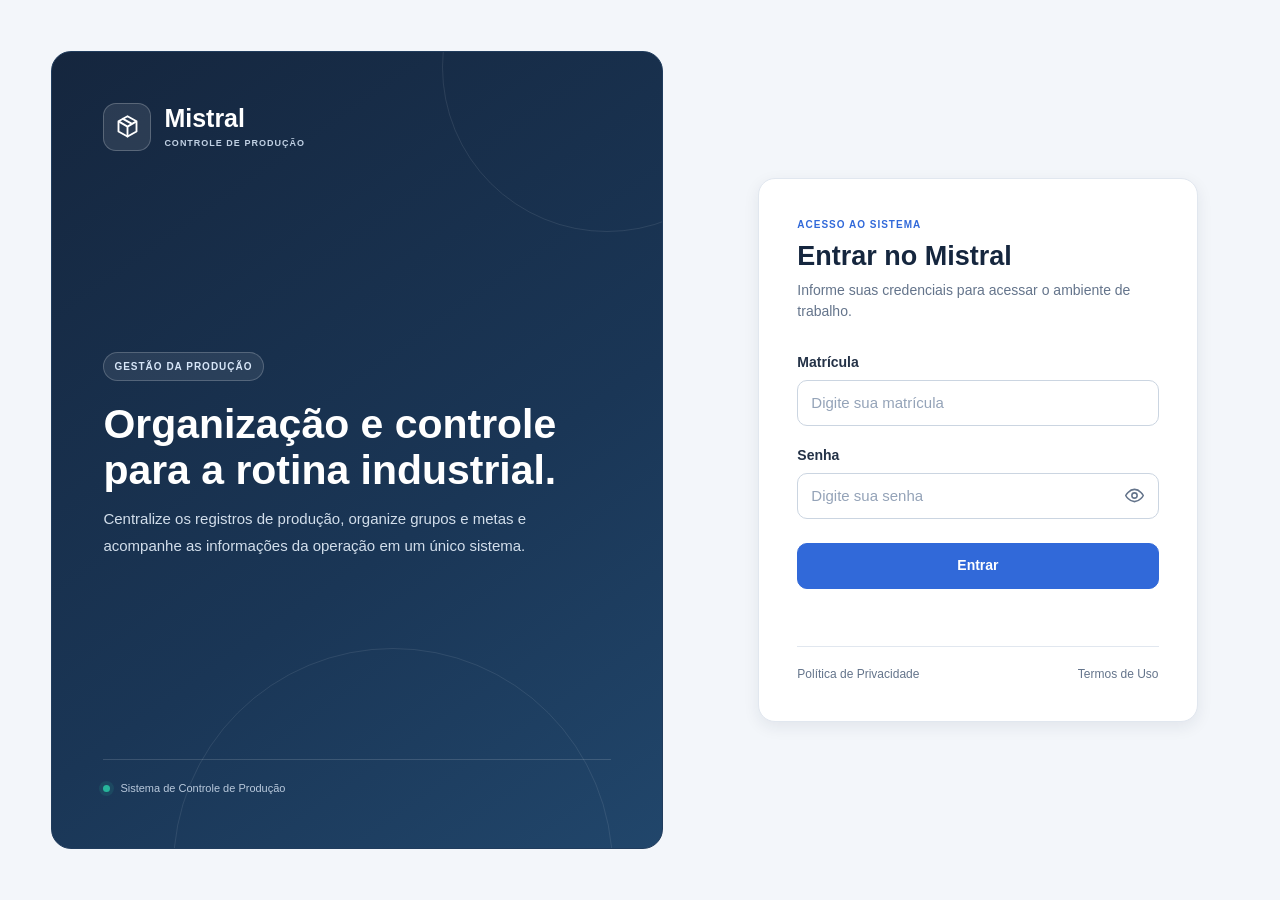
<file: Front-end/html/producao.html>
<!DOCTYPE html>
<html lang="pt-BR">
<head>
    <meta charset="UTF-8">
    <meta name="viewport" content="width=device-width, initial-scale=1.0">
    <meta name="theme-color" content="#15263E">
    <title>Mistral - Produção</title>

    <link rel="stylesheet" href="../css/global.css">
    <link rel="stylesheet" href="../css/layout.css">
    <link rel="stylesheet" href="../css/componentes.css">
    <link rel="stylesheet" href="../css/producao.css">
</head>
<body>
<header class="cabecalho">
    <div class="logo">
        <h1>Mistral</h1>
        <span>Registro de Produção</span>
    </div>

    <nav class="acoes-cabecalho" aria-label="Ações da página">
        <a href="index.html">Início</a>
        <a href="gerenciamento.html">Grupos e Metas</a>
        <button id="botaoSair" type="button">Sair</button>
    </nav>
</header>

<main class="conteudo conteudo-producao">
    <section class="cabecalho-producao" aria-labelledby="tituloProducao">
        <div>
            <span class="sobretitulo-producao">OPERAÇÃO</span>
            <h2 id="tituloProducao">Registro de produção</h2>
            <p>Registre as quantidades produzidas e defeituosas e acompanhe os lançamentos realizados.</p>
        </div>
        <span class="contexto-producao">
            <span aria-hidden="true"></span>
            Controle operacional
        </span>
    </section>

    <section class="painel-registro" aria-labelledby="tituloNovoRegistro">
        <div class="registro-cabecalho">
            <div class="registro-identificacao">
                <span class="registro-icone" aria-hidden="true">
                    <svg viewBox="0 0 24 24">
                        <path d="M5 3.5h10l4 4V20a1 1 0 0 1-1 1H5a1 1 0 0 1-1-1V4.5a1 1 0 0 1 1-1Z" />
                        <path d="M14.5 3.5v5h4.5M8 13h8M8 17h8" />
                    </svg>
                </span>
                <div>
                    <span class="registro-etiqueta">NOVO LANÇAMENTO</span>
                    <h3 id="tituloNovoRegistro">Registrar produção</h3>
                    <p>Informe os dados referentes à produção realizada.</p>
                </div>
            </div>
        </div>

        <form id="formularioProducao" class="formulario-producao">
            <div class="registro-campos-identificacao">
                <div class="campo">
                    <label for="grupoProducao">Grupo de produção</label>
                    <select id="grupoProducao" required>
                        <option value="">Carregando grupos...</option>
                    </select>
                </div>

                <div class="campo">
                    <label for="produto">Produto</label>
                    <select id="produto" required>
                        <option value="">Carregando produtos...</option>
                    </select>
                </div>

                <div class="campo">
                    <label for="dataProducao">Data da produção</label>
                    <input id="dataProducao" type="date" required>
                </div>
            </div>

            <div class="registro-quantidades">
                <div class="quantidade-introducao">
                    <span class="quantidade-etiqueta">QUANTIDADES</span>
                    <strong>Resultado da produção</strong>
                    <small>Informe números inteiros. A quantidade defeituosa não pode superar a produzida.</small>
                </div>

                <div class="campo campo-produzido">
                    <label for="quantidadeProduzida">Quantidade produzida</label>
                    <input id="quantidadeProduzida" type="number" min="1" step="1" inputmode="numeric" placeholder="Ex.: 500" required>
                </div>

                <div class="campo campo-defeituoso">
                    <label for="quantidadeDefeituosa">Quantidade defeituosa</label>
                    <input id="quantidadeDefeituosa" type="number" min="0" step="1" value="0" inputmode="numeric" required>
                </div>
            </div>

            <div class="registro-acoes">
                <p class="registro-observacao">Confira o grupo, o produto e a data antes de registrar.</p>
                <button id="botaoRegistrar" class="botao" type="submit">
                    Registrar produção
                    <svg viewBox="0 0 24 24" aria-hidden="true">
                        <path d="M5 12h14M13 6l6 6-6 6" />
                    </svg>
                </button>
            </div>

            <p id="mensagemCadastro" class="mensagem" role="status" aria-live="polite"></p>
        </form>
    </section>

    <section class="painel-consulta" aria-labelledby="tituloConsulta">
        <div class="consulta-cabecalho">
            <span class="consulta-icone" aria-hidden="true">
                <svg viewBox="0 0 24 24">
                    <circle cx="10.8" cy="10.8" r="6.8" />
                    <path d="m16 16 4.5 4.5M8 10.8h5.6M10.8 8v5.6" />
                </svg>
            </span>
            <div>
                <span class="consulta-etiqueta">PESQUISA DE REGISTROS</span>
                <h3 id="tituloConsulta">Consultar produção</h3>
                <p>Filtre os registros por grupo e intervalo de datas.</p>
            </div>
        </div>

        <form id="formularioConsulta" class="formulario-consulta">
            <div class="consulta-campos">
                <div class="campo">
                    <label for="grupoConsulta">Grupo</label>
                    <select id="grupoConsulta" required>
                        <option value="">Selecione um grupo</option>
                    </select>
                </div>

                <div class="campo">
                    <label for="dataInicial">Data inicial</label>
                    <input id="dataInicial" type="date" required>
                </div>

                <div class="campo">
                    <label for="dataFinal">Data final</label>
                    <input id="dataFinal" type="date" required>
                </div>
            </div>

            <div class="consulta-acoes">
                <button class="botao" type="submit">Consultar período</button>
                <button id="botaoMostrarTodos" class="botao-secundario" type="button">
                    Mostrar todos os registros
                </button>
            </div>
        </form>

        <p id="mensagemConsulta" class="mensagem" role="status" aria-live="polite"></p>
    </section>

    <section class="resumos resumos-producao" aria-label="Resumo dos registros exibidos">
        <article class="resumo resumo-produzido">
            <div class="resumo-cabecalho">
                <span class="resumo-icone" aria-hidden="true">
                    <svg viewBox="0 0 24 24">
                        <path d="M4 19.5h16M6.5 16V9M12 16V5M17.5 16v-4" />
                    </svg>
                </span>
                <span class="resumo-contexto">VOLUME</span>
            </div>
            <span class="resumo-titulo">Total produzido</span>
            <strong id="totalProduzido">0</strong>
            <small>Peças nos registros exibidos</small>
        </article>

        <article class="resumo resumo-defeituoso">
            <div class="resumo-cabecalho">
                <span class="resumo-icone" aria-hidden="true">
                    <svg viewBox="0 0 24 24">
                        <path d="M12 3.5 21 20H3z" />
                        <path d="M12 9v4.5M12 17h.01" />
                    </svg>
                </span>
                <span class="resumo-contexto">QUALIDADE</span>
            </div>
            <span class="resumo-titulo">Peças defeituosas</span>
            <strong id="totalDefeituoso">0</strong>
            <small>Peças nos registros exibidos</small>
        </article>

        <article class="resumo resumo-percentual">
            <div class="resumo-cabecalho">
                <span class="resumo-icone" aria-hidden="true">
                    <svg viewBox="0 0 24 24">
                        <path d="M5 19 19 5M7 7h.01M17 17h.01" />
                        <circle cx="7" cy="7" r="2.3" />
                        <circle cx="17" cy="17" r="2.3" />
                    </svg>
                </span>
                <span class="resumo-contexto">INDICADOR</span>
            </div>
            <span class="resumo-titulo">Percentual defeituoso</span>
            <strong id="percentualDefeituoso">0,00%</strong>
            <small>Defeitos em relação ao produzido</small>
        </article>
    </section>

    <section class="painel-historico" aria-labelledby="tituloHistorico">
        <div class="historico-cabecalho">
            <div class="historico-titulo">
                <span class="historico-etiqueta">ACOMPANHAMENTO</span>
                <h3 id="tituloHistorico">Histórico de produção</h3>
                <p id="descricaoLista" class="descricao">Exibindo todos os registros cadastrados.</p>
            </div>

            <button id="botaoAtualizar" class="botao-secundario" type="button">
                Atualizar registros
            </button>
        </div>

        <div class="tabela-container tabela-producao-container">
            <table class="tabela-producao">
                <caption class="texto-acessivel">Histórico de produção com data, grupo, produto, quantidades e percentual de defeitos.</caption>
                <thead>
                    <tr>
                        <th>Data</th>
                        <th>Grupo</th>
                        <th>Código</th>
                        <th>Produto</th>
                        <th>Produzido</th>
                        <th>Defeituoso</th>
                        <th>% defeituoso</th>
                    </tr>
                </thead>

                <tbody id="listaRegistros">
                    <tr>
                        <td colspan="7">Carregando registros...</td>
                    </tr>
                </tbody>
            </table>
        </div>
    </section>
</main>

<script src="../js/producao.js"></script>
<script src="../js/layout.js"></script>
</body>
</html>
</file>
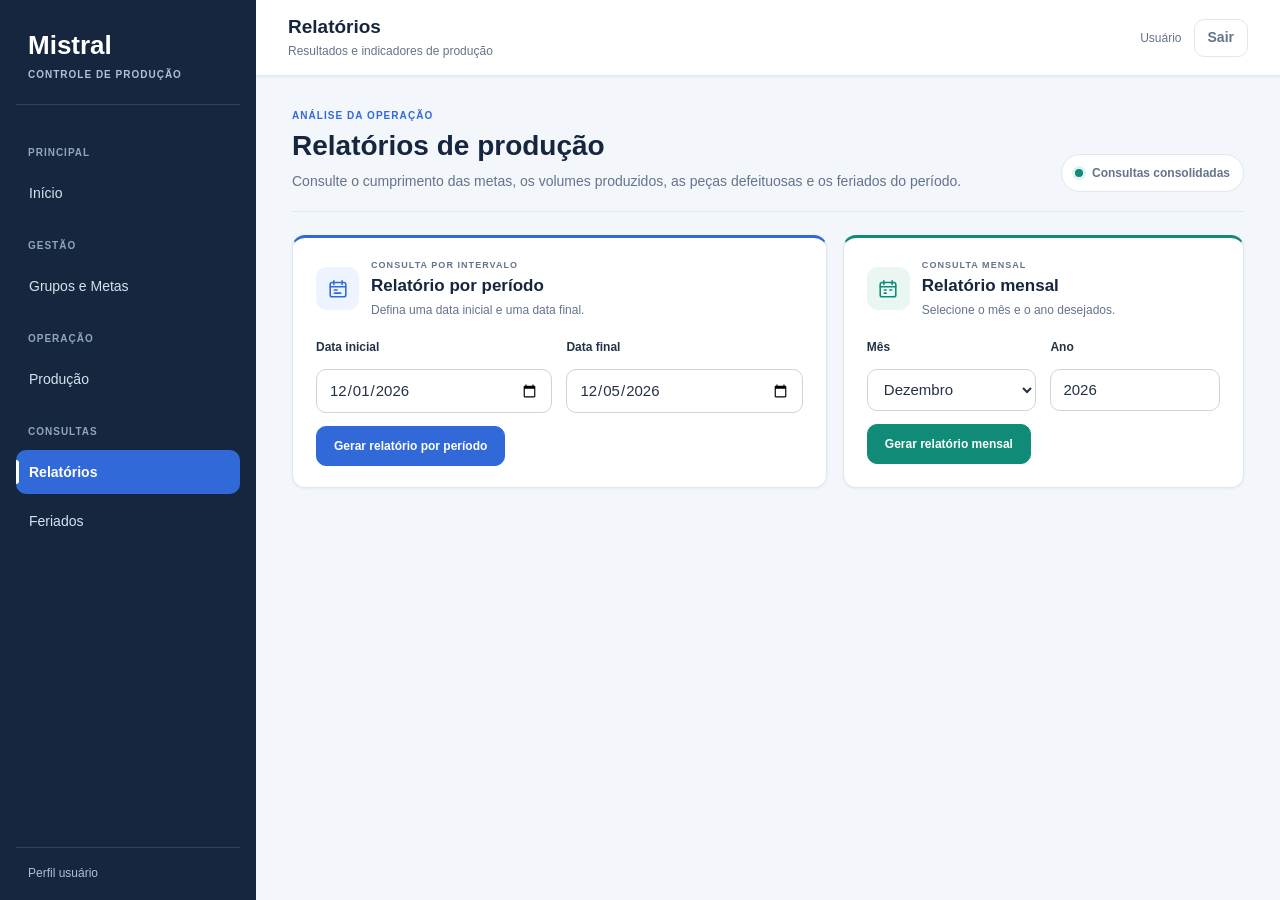
<file: Front-end/html/relatorios.html>
<!DOCTYPE html>
<html lang="pt-BR">
<head>
    <meta charset="UTF-8">
    <meta name="viewport" content="width=device-width, initial-scale=1.0">
    <meta name="theme-color" content="#15263E">
    <title>Mistral - Relatórios</title>

    <link rel="stylesheet" href="../css/global.css">
    <link rel="stylesheet" href="../css/layout.css">
    <link rel="stylesheet" href="../css/componentes.css">
    <link rel="stylesheet" href="../css/relatorios.css">
</head>
<body>
<header class="cabecalho">
    <div class="logo">
        <h1>Mistral</h1>
        <span>Consultas e Relatórios</span>
    </div>

    <nav class="acoes-cabecalho" aria-label="Ações da página">
        <a href="index.html">Início</a>
        <a href="producao.html">Produção</a>
        <button id="botaoSair" type="button">Sair</button>
    </nav>
</header>

<main class="conteudo conteudo-relatorios">
    <section class="cabecalho-relatorios">
        <div>
            <span class="sobretitulo-relatorios">ANÁLISE DA OPERAÇÃO</span>
            <h2>Relatórios de produção</h2>
            <p>Consulte o cumprimento das metas, os volumes produzidos, as peças defeituosas e os feriados do período.</p>
        </div>
        <span class="contexto-relatorios">
            <span aria-hidden="true"></span>
            Consultas consolidadas
        </span>
    </section>

    <section class="consultas-relatorios" aria-label="Opções de consulta">
        <article class="consulta-relatorio consulta-periodo">
            <div class="consulta-relatorio-cabecalho">
                <span class="consulta-relatorio-icone icone-periodo" aria-hidden="true">
                    <svg viewBox="0 0 24 24">
                        <rect x="3.5" y="5" width="17" height="15.5" rx="2" />
                        <path d="M7.5 3v4M16.5 3v4M3.5 9.5h17M8 13h3M8 16.5h7" />
                    </svg>
                </span>
                <div>
                    <span class="consulta-relatorio-etiqueta">CONSULTA POR INTERVALO</span>
                    <h3>Relatório por período</h3>
                    <p>Defina uma data inicial e uma data final.</p>
                </div>
            </div>

            <form id="formularioPeriodo">
                <div class="campos campos-periodo">
                    <div class="campo">
                        <label for="dataInicial">Data inicial</label>
                        <input id="dataInicial" type="date" required>
                    </div>

                    <div class="campo">
                        <label for="dataFinal">Data final</label>
                        <input id="dataFinal" type="date" required>
                    </div>
                </div>

                <button id="botaoPeriodo" class="botao" type="submit">
                    Gerar relatório por período
                </button>
            </form>
        </article>

        <article class="consulta-relatorio consulta-mensal">
            <div class="consulta-relatorio-cabecalho">
                <span class="consulta-relatorio-icone icone-mensal" aria-hidden="true">
                    <svg viewBox="0 0 24 24">
                        <rect x="3.5" y="5" width="17" height="15.5" rx="2" />
                        <path d="M7.5 3v4M16.5 3v4M3.5 9.5h17M8 13h2M14 13h2M8 16.5h2" />
                    </svg>
                </span>
                <div>
                    <span class="consulta-relatorio-etiqueta">CONSULTA MENSAL</span>
                    <h3>Relatório mensal</h3>
                    <p>Selecione o mês e o ano desejados.</p>
                </div>
            </div>

            <form id="formularioMensal">
                <div class="campos campos-mensal">
                    <div class="campo">
                        <label for="mes">Mês</label>
                        <select id="mes" required>
                            <option value="1">Janeiro</option>
                            <option value="2">Fevereiro</option>
                            <option value="3">Março</option>
                            <option value="4">Abril</option>
                            <option value="5">Maio</option>
                            <option value="6">Junho</option>
                            <option value="7">Julho</option>
                            <option value="8">Agosto</option>
                            <option value="9">Setembro</option>
                            <option value="10">Outubro</option>
                            <option value="11">Novembro</option>
                            <option value="12">Dezembro</option>
                        </select>
                    </div>

                    <div class="campo">
                        <label for="ano">Ano</label>
                        <input id="ano" type="number" min="2000" max="2100" required>
                    </div>
                </div>

                <button id="botaoMensal" class="botao botao-mensal" type="submit">
                    Gerar relatório mensal
                </button>
            </form>
        </article>
    </section>

    <p id="mensagemRelatorio" class="mensagem mensagem-relatorio" role="status" aria-live="polite"></p>

    <section id="areaResultado" class="area-resultado-relatorios" hidden>
        <div class="resultado-relatorios-cabecalho">
            <div>
                <span class="resultado-relatorios-etiqueta">RESULTADO DA CONSULTA</span>
                <h2>Desempenho da produção</h2>
                <p id="periodoConsultado" class="descricao"></p>
            </div>

            <button id="botaoImprimir" class="botao-secundario" type="button">
                <svg viewBox="0 0 24 24" aria-hidden="true">
                    <path d="M7 8V3.5h10V8M7 17H5a2 2 0 0 1-2-2v-5a2 2 0 0 1 2-2h14a2 2 0 0 1 2 2v5a2 2 0 0 1-2 2h-2" />
                    <path d="M7 14h10v6.5H7zM17 11.5h.01" />
                </svg>
                Imprimir relatório
            </button>
        </div>

        <section class="resumos resumos-relatorios" aria-label="Indicadores do relatório">
            <article class="resumo indicador-meta">
                <span class="indicador-etiqueta">PLANEJAMENTO</span>
                <span class="resumo-titulo">Meta total</span>
                <strong id="totalMeta">0</strong>
                <small>Peças previstas</small>
            </article>

            <article class="resumo indicador-produzido">
                <span class="indicador-etiqueta">VOLUME</span>
                <span class="resumo-titulo">Total produzido</span>
                <strong id="totalProduzido">0</strong>
                <small>Peças produzidas</small>
            </article>

            <article class="resumo indicador-defeituoso">
                <span class="indicador-etiqueta">QUALIDADE</span>
                <span class="resumo-titulo">Peças defeituosas</span>
                <strong id="totalDefeituoso">0</strong>
                <small>Peças com defeito</small>
            </article>

            <article class="resumo indicador-meta-atingida">
                <span class="indicador-etiqueta">RESULTADO</span>
                <span class="resumo-titulo">Meta atingida</span>
                <strong id="percentualMeta">—</strong>
                <small>Produção em relação à meta</small>
            </article>

            <article class="resumo indicador-percentual-defeituoso">
                <span class="indicador-etiqueta">ÍNDICE DE DEFEITOS</span>
                <span class="resumo-titulo">Percentual defeituoso</span>
                <strong id="percentualDefeituoso">—</strong>
                <small>Defeitos em relação ao produzido</small>
            </article>
        </section>

        <section class="painel-detalhes-relatorio">
            <div class="painel-relatorio-cabecalho">
                <div>
                    <span class="painel-relatorio-etiqueta">COMPOSIÇÃO DOS RESULTADOS</span>
                    <h3>Detalhamento por grupo e produto</h3>
                    <p>Comparação entre metas, produção realizada e peças defeituosas.</p>
                </div>
            </div>

            <div class="tabela-container tabela-detalhes-relatorio">
                <table>
                    <caption class="texto-acessivel">Detalhamento do relatório por grupo e produto, incluindo meta, quantidade produzida, defeitos e percentuais.</caption>
                    <thead>
                        <tr>
                            <th>Grupo</th>
                            <th>Código</th>
                            <th>Produto</th>
                            <th>Meta</th>
                            <th>Produzido</th>
                            <th>Defeituoso</th>
                            <th>Meta atingida</th>
                            <th>% defeituoso</th>
                        </tr>
                    </thead>
                    <tbody id="listaDetalhes">
                        <tr>
                            <td colspan="8">Gere um relatório para visualizar os dados.</td>
                        </tr>
                    </tbody>
                </table>
            </div>
        </section>

        <section class="painel-feriados-relatorio">
            <div class="feriados-relatorio-cabecalho">
                <span class="feriados-relatorio-icone" aria-hidden="true">
                    <svg viewBox="0 0 24 24">
                        <rect x="3.5" y="5" width="17" height="15.5" rx="2" />
                        <path d="M7.5 3v4M16.5 3v4M3.5 9.5h17M8 13h2M14 13h2M8 16.5h2" />
                    </svg>
                </span>
                <div>
                    <span class="painel-relatorio-etiqueta">CALENDÁRIO DO PERÍODO</span>
                    <h3>Feriados</h3>
                    <p id="estadoFeriados" class="descricao"></p>
                </div>
            </div>

            <div class="tabela-container tabela-feriados-relatorio">
                <table>
                    <caption class="texto-acessivel">Feriados identificados no período consultado, com data, dia da semana, nome e tipo.</caption>
                    <thead>
                        <tr>
                            <th>Data</th>
                            <th>Dia da semana</th>
                            <th>Feriado</th>
                            <th>Tipo</th>
                        </tr>
                    </thead>
                    <tbody id="listaFeriados">
                        <tr>
                            <td colspan="4">Nenhum relatório consultado.</td>
                        </tr>
                    </tbody>
                </table>
            </div>
        </section>
    </section>
</main>

<script src="../js/relatorios.js"></script>
<script src="../js/layout.js"></script>
</body>
</html>
</file>
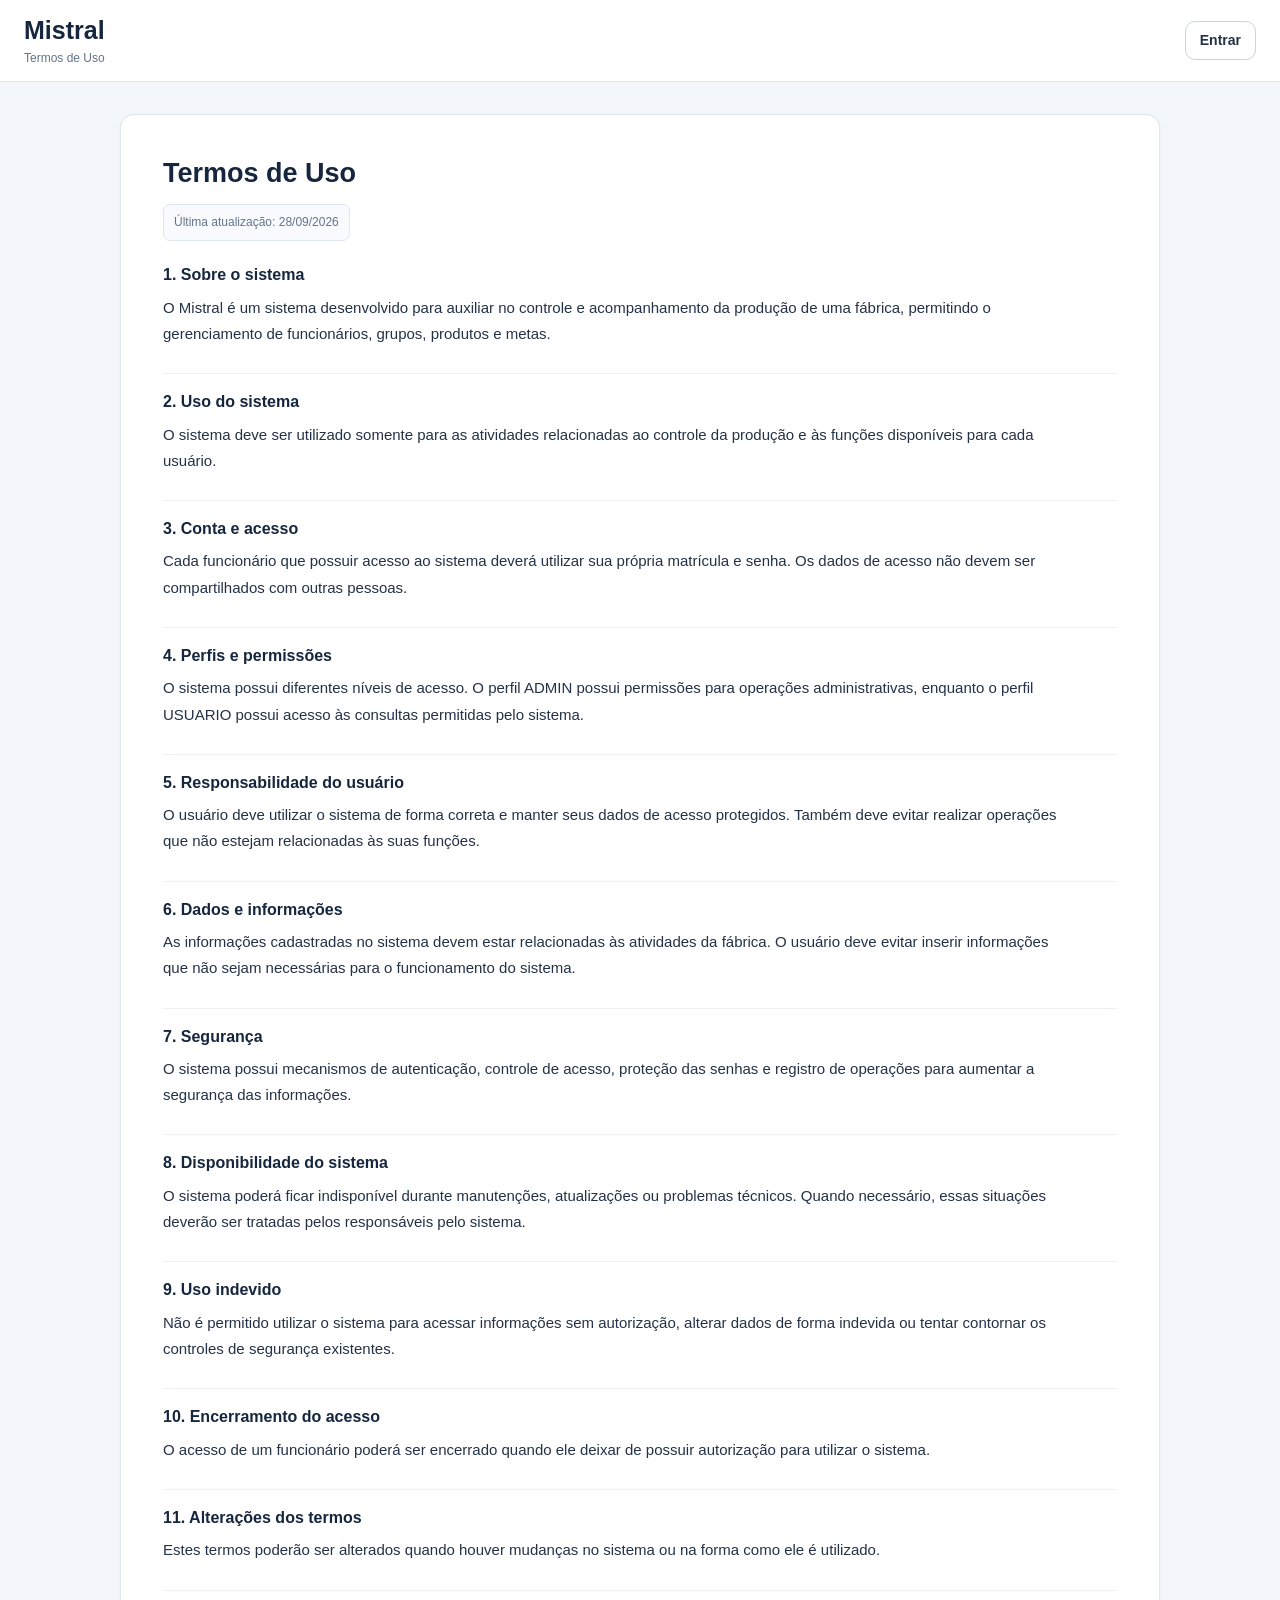
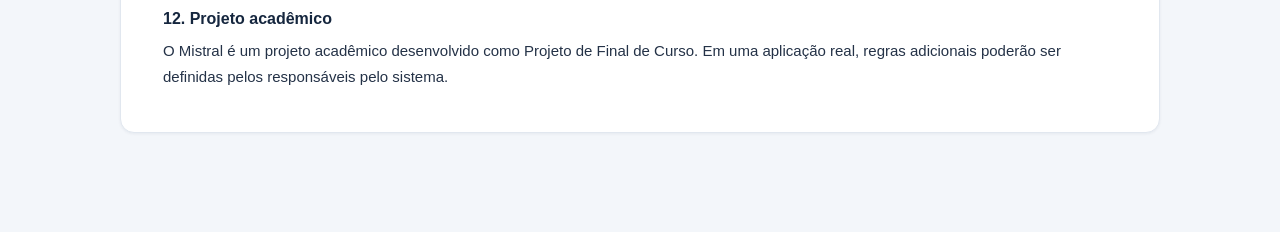
<file: Front-end/html/termos-uso.html>
<!DOCTYPE html>
<html lang="pt-BR">
<head>
    <meta charset="UTF-8">
    <meta name="viewport" content="width=device-width, initial-scale=1.0">
    <meta name="theme-color" content="#15263E">
    <title>Mistral - Termos de Uso</title>

    <link rel="stylesheet" href="../css/global.css">
    <link rel="stylesheet" href="../css/layout.css">
    <link rel="stylesheet" href="../css/componentes.css">
    <link rel="stylesheet" href="../css/info.css">
</head>

<body>

<header class="cabecalho">

    <div class="logo">
        <h1>Mistral</h1>
        <span>Termos de Uso</span>
    </div>

    <div class="acoes-cabecalho">
        <a href="login.html">Login</a>
    </div>

</header>

<main class="conteudo documento-pagina">

    <article class="cartao documento-cartao">

        <h2>Termos de Uso</h2>

        <p class="atualizacao">
            Última atualização: 28/09/2026
        </p>

        <h3>1. Sobre o sistema</h3>

        <p>
            O Mistral é um sistema desenvolvido para auxiliar no controle e
            acompanhamento da produção de uma fábrica, permitindo o
            gerenciamento de funcionários, grupos, produtos e metas.
        </p>

        <h3>2. Uso do sistema</h3>

        <p>
            O sistema deve ser utilizado somente para as atividades relacionadas
            ao controle da produção e às funções disponíveis para cada usuário.
        </p>

        <h3>3. Conta e acesso</h3>

        <p>
            Cada funcionário que possuir acesso ao sistema deverá utilizar sua
            própria matrícula e senha. Os dados de acesso não devem ser
            compartilhados com outras pessoas.
        </p>

        <h3>4. Perfis e permissões</h3>

        <p>
            O sistema possui diferentes níveis de acesso. O perfil ADMIN possui
            permissões para operações administrativas, enquanto o perfil USUARIO
            possui acesso às consultas permitidas pelo sistema.
        </p>

        <h3>5. Responsabilidade do usuário</h3>

        <p>
            O usuário deve utilizar o sistema de forma correta e manter seus
            dados de acesso protegidos. Também deve evitar realizar operações
            que não estejam relacionadas às suas funções.
        </p>

        <h3>6. Dados e informações</h3>

        <p>
            As informações cadastradas no sistema devem estar relacionadas às
            atividades da fábrica. O usuário deve evitar inserir informações
            que não sejam necessárias para o funcionamento do sistema.
        </p>

        <h3>7. Segurança</h3>

        <p>
            O sistema possui mecanismos de autenticação, controle de acesso,
            proteção das senhas e registro de operações para aumentar a
            segurança das informações.
        </p>

        <h3>8. Disponibilidade do sistema</h3>

        <p>
            O sistema poderá ficar indisponível durante manutenções, atualizações
            ou problemas técnicos. Quando necessário, essas situações deverão
            ser tratadas pelos responsáveis pelo sistema.
        </p>

        <h3>9. Uso indevido</h3>

        <p>
            Não é permitido utilizar o sistema para acessar informações sem
            autorização, alterar dados de forma indevida ou tentar contornar
            os controles de segurança existentes.
        </p>

        <h3>10. Encerramento do acesso</h3>

        <p>
            O acesso de um funcionário poderá ser encerrado quando ele deixar
            de possuir autorização para utilizar o sistema.
        </p>

        <h3>11. Alterações dos termos</h3>

        <p>
            Estes termos poderão ser alterados quando houver mudanças no
            sistema ou na forma como ele é utilizado.
        </p>

        <h3>12. Projeto acadêmico</h3>

        <p>
            O Mistral é um projeto acadêmico desenvolvido como Projeto de Final
            de Curso. Em uma aplicação real, regras adicionais poderão ser
            definidas pelos responsáveis pelo sistema.
        </p>

    </article>

</main>

<script src="../js/layout.js"></script>

</body>
</html>
</file>
<file: Front-end/css/global.css>
:root {
    --cor-marinho: #15263E;
    --cor-azul: #3169D9;
    --cor-azul-hover: #2557BD;
    --cor-verde-azulado: #0F8B78;

    --cor-fundo: #F3F6FA;
    --cor-superficie: #FFFFFF;
    --cor-superficie-suave: #F8FAFD;

    --cor-texto: #243247;
    --cor-texto-secundario: #64748B;
    --cor-texto-suave: #94A3B8;

    --cor-borda: #E1E7EF;
    --cor-borda-forte: #CBD5E1;

    --cor-sucesso: #16836F;
    --cor-sucesso-fundo: #E9F7F2;
    --cor-erro: #C43D45;
    --cor-erro-fundo: #FDEEEF;
    --cor-aviso: #A96F18;
    --cor-aviso-fundo: #FFF7E8;
    --cor-info: #3169D9;
    --cor-info-fundo: #EDF3FF;

    --sombra-leve: 0 1px 3px rgba(21, 38, 62, 0.06);
    --sombra-media: 0 5px 16px rgba(21, 38, 62, 0.08);
    --sombra-elevada: 0 14px 34px rgba(21, 38, 62, 0.14);

    --raio-pequeno: 6px;
    --raio-padrao: 10px;
    --raio-grande: 14px;
    --raio-extra: 18px;

    --espaco-1: 4px;
    --espaco-2: 8px;
    --espaco-3: 12px;
    --espaco-4: 16px;
    --espaco-5: 20px;
    --espaco-6: 24px;
    --espaco-7: 32px;
    --espaco-8: 40px;

    --fonte-principal: "Segoe UI", Arial, Helvetica, sans-serif;
    --texto-pequeno: 12px;
    --texto-secundario: 14px;
    --texto-base: 15px;
    --texto-subtitulo: 18px;
    --texto-titulo: 24px;
    --texto-destaque: 30px;

    --largura-menu: 256px;
    --altura-cabecalho: 76px;
    --largura-conteudo: 1440px;

    --transicao-padrao: 180ms ease;
}

*,
*::before,
*::after {
    box-sizing: border-box;
}

html {
    min-height: 100%;
    scroll-behavior: smooth;
}

body {
    min-height: 100vh;
    margin: 0;
    color: var(--cor-texto);
    background: var(--cor-fundo);
    font-family: var(--fonte-principal);
    font-size: var(--texto-base);
    line-height: 1.5;
}

button,
input,
select,
textarea {
    font: inherit;
}

button {
    cursor: pointer;
}

button:disabled,
input:disabled,
select:disabled,
textarea:disabled {
    cursor: not-allowed;
    opacity: 0.62;
}

a {
    color: var(--cor-azul);
    text-decoration: none;
}

a:hover {
    color: var(--cor-azul-hover);
}

img,
svg {
    max-width: 100%;
}

[hidden] {
    display: none !important;
}

.texto-acessivel {
    position: absolute !important;
    width: 1px !important;
    height: 1px !important;
    padding: 0 !important;
    margin: -1px !important;
    overflow: hidden !important;
    clip: rect(0, 0, 0, 0) !important;
    white-space: nowrap !important;
    border: 0 !important;
}

:focus-visible {
    outline: 3px solid rgba(49, 105, 217, 0.35);
    outline-offset: 2px;
}

@media (prefers-reduced-motion: reduce) {
    *,
    *::before,
    *::after {
        scroll-behavior: auto !important;
        transition-duration: 0.01ms !important;
        animation-duration: 0.01ms !important;
        animation-iteration-count: 1 !important;
    }
}
</file>
<file: Front-end/css/layout.css>
.mistral-app .app-layout {
    min-height: 100vh;
}

.mistral-app .menu-lateral {
    position: fixed;
    z-index: 100;
    inset: 0 auto 0 0;
    display: flex;
    flex-direction: column;
    width: var(--largura-menu);
    min-height: 100vh;
    padding: 24px 16px 18px;
    color: #FFFFFF;
    background: var(--cor-marinho);
}

.mistral-app .menu-marca {
    display: flex;
    flex-direction: column;
    gap: 2px;
    padding: 2px 12px 22px;
    border-bottom: 1px solid rgba(255, 255, 255, 0.13);
}

.mistral-app .menu-marca strong {
    color: #FFFFFF;
    font-size: 26px;
    font-weight: 700;
}

.mistral-app .menu-marca span {
    color: #AFC0D6;
    font-size: 10px;
    font-weight: 600;
    letter-spacing: 1px;
}

.mistral-app .menu-navegacao {
    display: flex;
    flex-direction: column;
    gap: 5px;
    margin-top: 22px;
}

.mistral-app .menu-grupo-titulo {
    margin: 18px 12px 6px;
    color: #91A5C0;
    font-size: 10px;
    font-weight: 700;
    letter-spacing: 1px;
    text-transform: uppercase;
}

.mistral-app .menu-link {
    position: relative;
    display: flex;
    align-items: center;
    min-height: 44px;
    padding: 10px 13px;
    border-radius: var(--raio-padrao);
    color: #D8E2EF;
    font-size: var(--texto-secundario);
    font-weight: 500;
    transition: background var(--transicao-padrao), color var(--transicao-padrao);
}

.mistral-app .menu-link:hover {
    color: #FFFFFF;
    background: rgba(255, 255, 255, 0.09);
}

.mistral-app .menu-link.ativo {
    color: #FFFFFF;
    background: var(--cor-azul);
    font-weight: 600;
}

.mistral-app .menu-link.ativo::before {
    position: absolute;
    top: 10px;
    bottom: 10px;
    left: 0;
    width: 3px;
    border-radius: 0 3px 3px 0;
    background: #FFFFFF;
    content: "";
}

.mistral-app .menu-rodape {
    margin-top: auto;
    padding: 16px 12px 0;
    border-top: 1px solid rgba(255, 255, 255, 0.13);
    color: #AFC0D6;
    font-size: var(--texto-pequeno);
}

.mistral-app .app-principal {
    min-width: 0;
    min-height: 100vh;
    margin-left: var(--largura-menu);
}

.mistral-app .cabecalho-global {
    position: sticky;
    z-index: 50;
    top: 0;
    display: flex;
    align-items: center;
    justify-content: space-between;
    gap: 20px;
    min-height: var(--altura-cabecalho);
    padding: 12px 32px;
    border-bottom: 1px solid var(--cor-borda);
    background: rgba(255, 255, 255, 0.97);
    box-shadow: var(--sombra-leve);
    backdrop-filter: blur(10px);
}

.mistral-app .cabecalho-esquerda {
    display: flex;
    align-items: center;
    gap: 12px;
    min-width: 0;
}

.mistral-app .cabecalho-pagina-info h1 {
    margin: 0;
    color: var(--cor-marinho);
    font-size: 19px;
    font-weight: 700;
}

.mistral-app .cabecalho-pagina-info p {
    margin: 2px 0 0;
    color: var(--cor-texto-secundario);
    font-size: var(--texto-pequeno);
}

.mistral-app .acoes-cabecalho {
    display: flex;
    align-items: center;
    gap: 12px;
}

.mistral-app .identificacao-perfil {
    color: var(--cor-texto-secundario);
    font-size: var(--texto-pequeno);
}

.mistral-app .botao-menu-mobile,
.mistral-app .menu-fundo {
    display: none;
}

.mistral-app .conteudo {
    width: 100%;
    max-width: var(--largura-conteudo);
    margin: 0 auto;
    padding: 32px;
}

.mistral-publico .cabecalho-publico {
    display: flex;
    align-items: center;
    justify-content: space-between;
    min-height: 76px;
    padding: 14px 24px;
    border-bottom: 1px solid var(--cor-borda);
    background: #FFFFFF;
}

.mistral-publico .cabecalho-publico h1 {
    margin: 0;
    color: var(--cor-marinho);
    font-size: 25px;
}

.mistral-publico .cabecalho-publico p {
    margin: 2px 0 0;
    color: var(--cor-texto-secundario);
    font-size: var(--texto-pequeno);
}

.mistral-publico .conteudo {
    width: min(100% - 40px, 1040px);
    margin: 32px auto;
    padding: 0;
}

.mistral-publico .botao-secundario {
    display: inline-flex;
    align-items: center;
    justify-content: center;
    min-height: 38px;
    padding: 8px 14px;
    border: 1px solid var(--cor-borda-forte);
    border-radius: var(--raio-padrao);
    color: var(--cor-texto);
    background: #FFFFFF;
    font-size: var(--texto-secundario);
    font-weight: 600;
}

.mistral-publico .botao-secundario:hover {
    border-color: var(--cor-azul);
    color: var(--cor-azul);
}

@media (max-width: 980px) {
    :root {
        --largura-menu: 232px;
    }

    .mistral-app .conteudo {
        padding: 26px 22px;
    }
}

@media (max-width: 760px) {
    .mistral-app .menu-lateral {
        z-index: 120;
        transform: translateX(-100%);
        transition: transform var(--transicao-padrao);
    }

    .mistral-app.menu-aberto .menu-lateral {
        transform: translateX(0);
    }

    .mistral-app .menu-fundo {
        position: fixed;
        z-index: 110;
        inset: 0;
        display: block;
        border: 0;
        background: rgba(12, 24, 40, 0.48);
        opacity: 0;
        pointer-events: none;
        transition: opacity var(--transicao-padrao);
    }

    .mistral-app.menu-aberto .menu-fundo {
        opacity: 1;
        pointer-events: auto;
    }

    .mistral-app .app-principal {
        margin-left: 0;
    }

    .mistral-app .cabecalho-global {
        min-height: 68px;
        padding: 12px 18px;
    }

    .mistral-app .botao-menu-mobile {
        display: inline-flex;
        align-items: center;
        justify-content: center;
        width: 40px;
        height: 40px;
        padding: 0;
        border: 1px solid var(--cor-borda);
        border-radius: var(--raio-padrao);
        color: var(--cor-marinho);
        background: #FFFFFF;
        font-size: 21px;
    }

    .mistral-app .conteudo {
        padding: 22px 16px;
    }
}

@media (max-width: 480px) {
    .mistral-app .cabecalho-global {
        padding: 12px;
    }

    .mistral-app .cabecalho-pagina-info h1 {
        font-size: 16px;
    }

    .mistral-app .identificacao-perfil {
        display: none;
    }

    .mistral-app .conteudo {
        padding: 18px 12px;
    }

    .mistral-publico .cabecalho-publico {
        padding: 14px 20px;
    }
}
</file>
<file: Front-end/css/componentes.css>
.mistral-app h1,
.mistral-app h2,
.mistral-app h3,
.mistral-app h4,
.mistral-publico h1,
.mistral-publico h2,
.mistral-publico h3,
.mistral-publico h4 {
    color: var(--cor-marinho);
    line-height: 1.3;
}

.mistral-app .introducao,
.mistral-app .cabecalho-pagina,
.mistral-app .apresentacao {
    margin-bottom: 26px;
}

.mistral-app .introducao h2,
.mistral-app .cabecalho-pagina h2,
.mistral-app .apresentacao h2 {
    margin: 0 0 7px;
    font-size: 26px;
}

.mistral-app .introducao p,
.mistral-app .cabecalho-pagina p,
.mistral-app .apresentacao p,
.mistral-app .descricao {
    margin-top: 0;
    color: var(--cor-texto-secundario);
    line-height: 1.6;
}

.mistral-app .cartao,
.mistral-publico .cartao {
    min-width: 0;
    margin-bottom: 22px;
    padding: 24px;
    border: 1px solid var(--cor-borda);
    border-radius: var(--raio-grande);
    background: var(--cor-superficie);
    box-shadow: var(--sombra-leve);
}

.mistral-app .cartao h3,
.mistral-app .cartao h4 {
    margin-top: 0;
}

.mistral-app .campo {
    display: flex;
    flex-direction: column;
    gap: 7px;
    min-width: 0;
    margin-bottom: 17px;
}

.mistral-app .campo label {
    color: var(--cor-texto);
    font-size: var(--texto-secundario);
    font-weight: 600;
}

.mistral-app .campo input,
.mistral-app .campo select,
.mistral-app .campo textarea {
    width: 100%;
    min-width: 0;
    min-height: 42px;
    padding: 9px 12px;
    border: 1px solid var(--cor-borda-forte);
    border-radius: var(--raio-padrao);
    color: var(--cor-texto);
    background: #FFFFFF;
    transition: border-color var(--transicao-padrao), box-shadow var(--transicao-padrao);
}

.mistral-app .campo textarea {
    min-height: 100px;
    resize: vertical;
}

.mistral-app .campo input:focus,
.mistral-app .campo select:focus,
.mistral-app .campo textarea:focus {
    border-color: var(--cor-azul);
    outline: 0;
    box-shadow: 0 0 0 3px rgba(49, 105, 217, 0.12);
}

.mistral-app .campo input:disabled,
.mistral-app .campo select:disabled,
.mistral-app .campo textarea:disabled {
    background: var(--cor-superficie-suave);
}

.mistral-app .campos,
.mistral-app .filtros {
    display: grid;
    grid-template-columns: repeat(2, minmax(0, 1fr));
    gap: 4px 20px;
}

.mistral-app .campos > *,
.mistral-app .filtros > * {
    min-width: 0;
}

.mistral-app .botao,
.mistral-app button.botao,
.mistral-app form button[type="submit"] {
    display: inline-flex;
    align-items: center;
    justify-content: center;
    gap: 8px;
    min-height: 42px;
    padding: 9px 17px;
    border: 1px solid var(--cor-azul);
    border-radius: var(--raio-padrao);
    color: #FFFFFF;
    background: var(--cor-azul);
    font-size: var(--texto-secundario);
    font-weight: 600;
    transition: background var(--transicao-padrao), border-color var(--transicao-padrao), transform var(--transicao-padrao);
}

.mistral-app .botao:hover:not(:disabled),
.mistral-app button.botao:hover:not(:disabled),
.mistral-app form button[type="submit"]:hover:not(:disabled) {
    border-color: var(--cor-azul-hover);
    background: var(--cor-azul-hover);
}

.mistral-app .botao:active:not(:disabled) {
    transform: translateY(1px);
}

.mistral-app .botao-secundario,
.mistral-app button.botao-secundario {
    display: inline-flex;
    align-items: center;
    justify-content: center;
    gap: 8px;
    min-height: 40px;
    padding: 8px 15px;
    border: 1px solid var(--cor-borda-forte);
    border-radius: var(--raio-padrao);
    color: var(--cor-texto);
    background: #FFFFFF;
    font-size: var(--texto-secundario);
    font-weight: 600;
    transition: border-color var(--transicao-padrao), background var(--transicao-padrao), color var(--transicao-padrao);
}

.mistral-app .botao-secundario:hover:not(:disabled),
.mistral-app button.botao-secundario:hover:not(:disabled) {
    border-color: var(--cor-azul);
    color: var(--cor-azul);
    background: var(--cor-superficie-suave);
}

.mistral-app .botao-sair {
    min-height: 38px;
    padding: 7px 13px;
    border: 1px solid var(--cor-borda);
    border-radius: var(--raio-padrao);
    color: var(--cor-texto-secundario);
    background: #FFFFFF;
    font-size: var(--texto-secundario);
    font-weight: 600;
}

.mistral-app .botao-sair:hover {
    border-color: #F4C9CC;
    color: var(--cor-erro);
    background: var(--cor-erro-fundo);
}

.mistral-app #botaoAtualizar {
    display: inline-flex;
    align-items: center;
    justify-content: center;
    min-height: 40px;
    padding: 8px 15px;
    border: 1px solid var(--cor-borda-forte);
    border-radius: var(--raio-padrao);
    color: var(--cor-texto);
    background: #FFFFFF;
    font-size: var(--texto-secundario);
    font-weight: 600;
}

.mistral-app #botaoAtualizar:hover:not(:disabled) {
    border-color: var(--cor-azul);
    color: var(--cor-azul);
    background: var(--cor-superficie-suave);
}

.mistral-app #mensagem:not(.mensagem) {
    margin-top: 12px;
    padding: 11px 14px;
    border-radius: var(--raio-padrao);
    color: var(--cor-texto-secundario);
    background: var(--cor-superficie-suave);
    font-size: var(--texto-secundario);
}

.mistral-app .tabela-container {
    width: 100%;
    overflow-x: auto;
    border: 1px solid var(--cor-borda);
    border-radius: var(--raio-padrao);
    background: #FFFFFF;
}

.mistral-app table {
    width: 100%;
    border-collapse: collapse;
    border-spacing: 0;
    font-size: var(--texto-secundario);
}

.mistral-app thead {
    background: #F1F5FA;
}

.mistral-app th {
    padding: 13px 14px;
    border-bottom: 1px solid var(--cor-borda);
    color: var(--cor-marinho);
    font-size: var(--texto-pequeno);
    font-weight: 700;
    text-align: left;
    white-space: nowrap;
}

.mistral-app td {
    padding: 13px 14px;
    border-bottom: 1px solid #EDF0F5;
    color: var(--cor-texto);
    vertical-align: middle;
}

.mistral-app tbody tr:hover {
    background: #F7F9FC;
}

.mistral-app tbody tr:last-child td {
    border-bottom: 0;
}

.mistral-app .resumos {
    display: grid;
    grid-template-columns: repeat(3, minmax(0, 1fr));
    gap: 16px;
    margin-bottom: 24px;
}

.mistral-app .resumo {
    display: flex;
    flex-direction: column;
    gap: 7px;
    min-width: 0;
    padding: 19px;
    border: 1px solid var(--cor-borda);
    border-radius: var(--raio-grande);
    background: #FFFFFF;
    box-shadow: var(--sombra-leve);
}

.mistral-app .resumo span {
    color: var(--cor-texto-secundario);
    font-size: var(--texto-secundario);
}

.mistral-app .resumo strong {
    color: var(--cor-marinho);
    font-size: 25px;
    font-weight: 700;
    overflow-wrap: anywhere;
}

.mistral-app .resumo small {
    color: var(--cor-texto-suave);
    font-size: var(--texto-pequeno);
}

.mistral-app .mensagem {
    display: none;
    margin-top: 12px;
    padding: 11px 14px;
    border: 1px solid transparent;
    border-radius: var(--raio-padrao);
    font-size: var(--texto-secundario);
    line-height: 1.5;
}

.mistral-app .mensagem.erro,
.mistral-app .mensagem.sucesso,
.mistral-app .mensagem.info,
.mistral-app .mensagem.aviso {
    display: block;
}

.mistral-app .mensagem.erro {
    border-color: #F3C9CC;
    color: var(--cor-erro);
    background: var(--cor-erro-fundo);
}

.mistral-app .mensagem.sucesso {
    border-color: #C5EBDD;
    color: var(--cor-sucesso);
    background: var(--cor-sucesso-fundo);
}

.mistral-app .mensagem.info {
    border-color: #C9D9FA;
    color: var(--cor-info);
    background: var(--cor-info-fundo);
}

.mistral-app .mensagem.aviso {
    border-color: #F2DFB7;
    color: var(--cor-aviso);
    background: var(--cor-aviso-fundo);
}

.mistral-app .acoes-tabela,
.mistral-app .cabecalho-resultado,
.mistral-app .grupo-botoes {
    display: flex;
    align-items: center;
    justify-content: space-between;
    gap: 14px;
}

.mistral-app .acoes-tabela {
    flex-wrap: wrap;
    margin-bottom: 16px;
}

.mistral-app .cabecalho-resultado {
    margin-bottom: 20px;
}

.mistral-app .cabecalho-resultado h2 {
    margin: 0 0 5px;
}

.mistral-app .cabecalho-resultado .descricao {
    margin-bottom: 0;
}

.mistral-app .grupo-botoes {
    flex-wrap: wrap;
    justify-content: flex-start;
    margin: 12px 0;
}

.mistral-app .atualizacao,
.mistral-app .ajuda-campo,
.mistral-app .ajuda-formulario {
    color: var(--cor-texto-secundario);
    font-size: var(--texto-pequeno);
    line-height: 1.5;
}

.mistral-app .titulo-tabela {
    display: flex;
    align-items: center;
    justify-content: space-between;
    gap: 16px;
    margin-bottom: 16px;
}

.mistral-app .titulo-tabela h3,
.mistral-app .titulo-tabela p {
    margin-top: 0;
}

.mistral-app .titulo-tabela p {
    margin-bottom: 0;
    color: var(--cor-texto-secundario);
    font-size: var(--texto-secundario);
}

.mistral-app dialog {
    width: min(640px, calc(100% - 28px));
    max-height: 88vh;
    margin: auto;
    padding: 0;
    overflow: auto;
    border: 1px solid var(--cor-borda);
    border-radius: var(--raio-grande);
    color: var(--cor-texto);
    background: #FFFFFF;
    box-shadow: var(--sombra-elevada);
}

.mistral-app dialog::backdrop {
    background: rgba(15, 29, 48, 0.55);
    backdrop-filter: blur(2px);
}

.mistral-app .dialog-acoes {
    display: flex;
    justify-content: flex-end;
    flex-wrap: wrap;
    gap: 10px;
    margin-top: 20px;
}

.mistral-app .secao-endereco {
    margin-top: 20px;
    padding-top: 18px;
    border-top: 1px solid var(--cor-borda);
}

.mistral-app .secao-endereco h4 {
    margin-bottom: 8px;
}

@media (max-width: 900px) {
    .mistral-app .resumos {
        grid-template-columns: repeat(2, minmax(0, 1fr));
    }
}

@media (max-width: 600px) {
    .mistral-app .campos,
    .mistral-app .filtros,
    .mistral-app .resumos {
        grid-template-columns: 1fr;
        gap: 0;
    }

    .mistral-app .cartao,
    .mistral-app .resumo {
        padding: 17px;
    }

    .mistral-app .cabecalho-resultado,
    .mistral-app .titulo-tabela {
        align-items: flex-start;
        flex-direction: column;
    }

    .mistral-app .acoes-tabela {
        align-items: stretch;
        flex-direction: column;
    }

    .mistral-app .acoes-tabela > button {
        width: 100%;
    }

    .mistral-app .grupo-botoes {
        align-items: stretch;
        flex-direction: column;
    }

    .mistral-app .grupo-botoes button {
        width: 100%;
    }
}

@media print {
    .mistral-app .menu-lateral,
    .mistral-app .cabecalho-global,
    .mistral-app .botao,
    .mistral-app .botao-secundario,
    .mistral-app .botao-sair {
        display: none !important;
    }

    .mistral-app .app-principal {
        margin: 0;
    }

    .mistral-app .conteudo {
        max-width: none;
        padding: 0;
    }

    .mistral-app .cartao,
    .mistral-app .resumo {
        break-inside: avoid;
        box-shadow: none;
    }

    .mistral-app .tabela-container {
        overflow: visible;
    }
}
</file>
<file: Front-end/css/paginas.css>
.mistral-app .conteudo-inicio {
    max-width: 1520px;
    padding: 38px 40px 54px;
}

.mistral-app .inicio-introducao {
    display: flex;
    align-items: flex-end;
    justify-content: space-between;
    gap: 24px;
    margin-bottom: 27px;
}

.mistral-app .inicio-sobretitulo {
    display: block;
    margin-bottom: 7px;
    color: var(--cor-azul);
    font-size: 10px;
    font-weight: 700;
    letter-spacing: 1.15px;
}

.mistral-app .inicio-introducao h2 {
    margin: 0 0 7px;
    color: var(--cor-marinho);
    font-size: 29px;
    line-height: 1.2;
}

.mistral-app .inicio-introducao p {
    max-width: 680px;
    margin: 0;
    color: var(--cor-texto-secundario);
    font-size: var(--texto-base);
    line-height: 1.6;
}

.mistral-app .inicio-destaque {
    position: relative;
    display: grid;
    grid-template-columns: minmax(0, 1.15fr) minmax(250px, 0.85fr);
    align-items: center;
    min-height: 258px;
    padding: 34px 42px;
    overflow: hidden;
    border: 1px solid #203C5D;
    border-radius: 18px;
    color: #FFFFFF;
    background: linear-gradient(112deg, #15263E 0%, #1A3656 62%, #21466B 100%);
    box-shadow: 0 12px 28px rgba(21, 38, 62, 0.13);
}

.mistral-app .inicio-destaque::after {
    position: absolute;
    top: -125px;
    right: 10%;
    width: 340px;
    height: 340px;
    border: 1px solid rgba(255, 255, 255, 0.09);
    border-radius: 50%;
    content: "";
    pointer-events: none;
}

.mistral-app .inicio-destaque-conteudo {
    position: relative;
    z-index: 1;
    max-width: 590px;
}

.mistral-app .inicio-etiqueta {
    display: inline-flex;
    align-items: center;
    min-height: 25px;
    padding: 4px 10px;
    border: 1px solid rgba(255, 255, 255, 0.2);
    border-radius: 999px;
    color: #D7E6F8;
    background: rgba(255, 255, 255, 0.08);
    font-size: 10px;
    font-weight: 700;
    letter-spacing: 1px;
}

.mistral-app .inicio-destaque h3 {
    margin: 15px 0 8px;
    color: #FFFFFF;
    font-size: 32px;
    line-height: 1.15;
}

.mistral-app .inicio-destaque p {
    max-width: 470px;
    margin: 0;
    color: #D3DFED;
    font-size: var(--texto-base);
    line-height: 1.6;
}

.mistral-app .inicio-destaque-acao {
    display: inline-flex;
    align-items: center;
    gap: 12px;
    min-height: 42px;
    margin-top: 23px;
    padding: 9px 15px;
    border: 1px solid #FFFFFF;
    border-radius: 8px;
    color: var(--cor-marinho);
    background: #FFFFFF;
    font-size: var(--texto-secundario);
    font-weight: 700;
    transition: background var(--transicao-padrao), transform var(--transicao-padrao);
}

.mistral-app .inicio-destaque-acao:hover {
    transform: translateY(-1px);
    color: var(--cor-marinho);
    background: #EAF1FA;
}

.mistral-app .inicio-destaque-acao svg {
    width: 17px;
    height: 17px;
    fill: none;
    stroke: currentColor;
    stroke-width: 1.8;
    stroke-linecap: round;
    stroke-linejoin: round;
}

.mistral-app .inicio-destaque-visual {
    position: relative;
    z-index: 1;
    display: flex;
    align-items: center;
    justify-content: center;
    min-width: 0;
    min-height: 180px;
}

.mistral-app .inicio-destaque-visual svg {
    width: min(100%, 330px);
    height: auto;
    overflow: visible;
}

.mistral-app .inicio-destaque-visual rect {
    fill: rgba(255, 255, 255, 0.08);
    stroke: rgba(218, 232, 249, 0.72);
    stroke-width: 2;
}

.mistral-app .inicio-destaque-visual path {
    fill: none;
    stroke: #D5E6F8;
    stroke-width: 3;
    stroke-linecap: round;
}

.mistral-app .inicio-destaque-visual circle {
    fill: var(--cor-verde-azulado);
    stroke: #B9F0E2;
    stroke-width: 2;
}

.mistral-app .inicio-destaque-visual circle + path {
    stroke: #FFFFFF;
    stroke-width: 3;
}

.mistral-app .inicio-secao {
    margin-top: 35px;
}

.mistral-app .inicio-secao-cabecalho {
    display: flex;
    align-items: flex-end;
    justify-content: space-between;
    gap: 22px;
    margin-bottom: 16px;
}

.mistral-app .inicio-secao-cabecalho .inicio-sobretitulo {
    margin-bottom: 5px;
}

.mistral-app .inicio-secao-cabecalho h3 {
    margin: 0;
    color: var(--cor-marinho);
    font-size: 19px;
}

.mistral-app .inicio-secao-cabecalho > p {
    max-width: 390px;
    margin: 0 0 2px;
    color: var(--cor-texto-secundario);
    font-size: var(--texto-pequeno);
    text-align: right;
}

.mistral-app .inicio-grade-gestao {
    display: grid;
    grid-template-columns: repeat(2, minmax(0, 1fr));
    gap: 16px;
}

.mistral-app .inicio-atalho {
    display: flex;
    align-items: center;
    gap: 16px;
    min-width: 0;
    min-height: 122px;
    padding: 21px 22px;
    border: 1px solid var(--cor-borda);
    border-radius: 13px;
    color: var(--cor-texto);
    background: #FFFFFF;
    box-shadow: var(--sombra-leve);
    transition: border-color var(--transicao-padrao), box-shadow var(--transicao-padrao), transform var(--transicao-padrao);
}

.mistral-app .inicio-atalho:hover {
    transform: translateY(-2px);
    border-color: #C6D6F3;
    color: var(--cor-texto);
    box-shadow: var(--sombra-media);
}

.mistral-app .inicio-atalho-icone,
.mistral-app .inicio-consulta-icone,
.mistral-app .inicio-feriados-icone {
    display: inline-flex;
    align-items: center;
    justify-content: center;
    flex: 0 0 48px;
    width: 48px;
    height: 48px;
    border-radius: 12px;
    color: var(--cor-azul);
    background: #EDF3FF;
}

.mistral-app .inicio-atalho-gerenciamento .inicio-atalho-icone {
    color: var(--cor-verde-azulado);
    background: #EAF6F2;
}

.mistral-app .inicio-atalho-icone svg,
.mistral-app .inicio-consulta-icone svg,
.mistral-app .inicio-feriados-icone svg {
    width: 24px;
    height: 24px;
    fill: none;
    stroke: currentColor;
    stroke-width: 1.7;
    stroke-linecap: round;
    stroke-linejoin: round;
}

.mistral-app .inicio-atalho-texto {
    display: flex;
    flex: 1;
    flex-direction: column;
    gap: 5px;
    min-width: 0;
}

.mistral-app .inicio-atalho-texto strong {
    color: var(--cor-marinho);
    font-size: 15px;
}

.mistral-app .inicio-atalho-texto small {
    color: var(--cor-texto-secundario);
    font-size: var(--texto-pequeno);
    line-height: 1.55;
}

.mistral-app .inicio-atalho-seta {
    align-self: flex-start;
    color: #90A0B5;
    font-size: 20px;
    line-height: 1;
    transition: color var(--transicao-padrao), transform var(--transicao-padrao);
}

.mistral-app .inicio-atalho:hover .inicio-atalho-seta {
    transform: translate(2px, -2px);
    color: var(--cor-azul);
}

.mistral-app .inicio-grade-consultas {
    display: grid;
    grid-template-columns: minmax(0, 1.55fr) minmax(250px, 0.85fr);
    gap: 16px;
}

.mistral-app .inicio-consulta-relatorios {
    display: grid;
    grid-template-columns: auto minmax(0, 1fr);
    align-content: center;
    align-items: start;
    gap: 13px 17px;
    min-height: 150px;
    padding: 22px 24px;
    border: 1px solid #D8E3F3;
    border-radius: 13px;
    color: var(--cor-texto);
    background: #EDF3FB;
    transition: border-color var(--transicao-padrao), box-shadow var(--transicao-padrao), transform var(--transicao-padrao);
}

.mistral-app .inicio-consulta-relatorios:hover {
    transform: translateY(-2px);
    border-color: #BFCFE9;
    color: var(--cor-texto);
    box-shadow: var(--sombra-media);
}

.mistral-app .inicio-consulta-icone {
    grid-row: span 2;
    color: #285DBB;
    background: #FFFFFF;
}

.mistral-app .inicio-consulta-texto {
    display: flex;
    flex-direction: column;
    gap: 5px;
}

.mistral-app .inicio-consulta-texto strong,
.mistral-app .inicio-consulta-feriados strong {
    color: var(--cor-marinho);
    font-size: 15px;
}

.mistral-app .inicio-consulta-texto small,
.mistral-app .inicio-consulta-feriados small {
    color: var(--cor-texto-secundario);
    font-size: var(--texto-pequeno);
    line-height: 1.55;
}

.mistral-app .inicio-consulta-acao {
    display: inline-flex;
    align-items: center;
    gap: 8px;
    grid-column: 2;
    color: #285DBB;
    font-size: var(--texto-pequeno);
    font-weight: 700;
}

.mistral-app .inicio-consulta-acao span,
.mistral-app .inicio-link-secundario span {
    font-size: 17px;
    transition: transform var(--transicao-padrao);
}

.mistral-app .inicio-consulta-relatorios:hover .inicio-consulta-acao span,
.mistral-app .inicio-consulta-feriados:hover .inicio-link-secundario span {
    transform: translateX(3px);
}

.mistral-app .inicio-consulta-feriados {
    display: flex;
    flex-direction: column;
    align-items: flex-start;
    justify-content: center;
    min-height: 150px;
    padding: 21px 23px;
    border: 1px solid var(--cor-borda);
    border-radius: 13px;
    color: var(--cor-texto);
    background: #FFFFFF;
    transition: border-color var(--transicao-padrao), box-shadow var(--transicao-padrao), transform var(--transicao-padrao);
}

.mistral-app .inicio-consulta-feriados:hover {
    transform: translateY(-2px);
    border-color: #B9DCD2;
    color: var(--cor-texto);
    box-shadow: var(--sombra-media);
}

.mistral-app .inicio-feriados-icone {
    width: 40px;
    height: 40px;
    flex-basis: 40px;
    margin-bottom: 11px;
    color: var(--cor-verde-azulado);
    background: #EAF6F2;
}

.mistral-app .inicio-consulta-feriados strong {
    margin-bottom: 4px;
}

.mistral-app .inicio-link-secundario {
    display: inline-flex;
    align-items: center;
    gap: 7px;
    margin-top: 11px;
    color: var(--cor-verde-azulado);
    font-size: var(--texto-pequeno);
    font-weight: 700;
}

@media (max-width: 1050px) {
    .mistral-app .conteudo-inicio {
        padding: 30px 26px 44px;
    }

    .mistral-app .inicio-destaque {
        grid-template-columns: minmax(0, 1fr) minmax(190px, 0.65fr);
        padding: 30px;
    }

    .mistral-app .inicio-grade-consultas {
        grid-template-columns: minmax(0, 1.3fr) minmax(220px, 0.9fr);
    }
}

@media (max-width: 760px) {
    .mistral-app .conteudo-inicio {
        padding: 25px 18px 38px;
    }

    .mistral-app .inicio-introducao h2 {
        font-size: 25px;
    }

    .mistral-app .inicio-destaque {
        grid-template-columns: 1fr;
        min-height: 0;
        padding: 28px;
    }

    .mistral-app .inicio-destaque-visual {
        display: none;
    }

    .mistral-app .inicio-grade-consultas {
        grid-template-columns: 1fr;
    }

    .mistral-app .inicio-consulta-relatorios,
    .mistral-app .inicio-consulta-feriados {
        min-height: 135px;
    }
}

@media (max-width: 560px) {
    .mistral-app .conteudo-inicio {
        padding: 22px 14px 32px;
    }

    .mistral-app .inicio-introducao {
        margin-bottom: 20px;
    }

    .mistral-app .inicio-introducao h2 {
        font-size: 23px;
    }

    .mistral-app .inicio-introducao p {
        font-size: var(--texto-secundario);
    }

    .mistral-app .inicio-destaque {
        padding: 25px 22px;
        border-radius: 14px;
    }

    .mistral-app .inicio-destaque h3 {
        font-size: 27px;
    }

    .mistral-app .inicio-secao {
        margin-top: 29px;
    }

    .mistral-app .inicio-secao-cabecalho {
        align-items: flex-start;
        flex-direction: column;
        gap: 5px;
    }

    .mistral-app .inicio-secao-cabecalho h3 {
        font-size: 17px;
    }

    .mistral-app .inicio-secao-cabecalho > p {
        text-align: left;
    }

    .mistral-app .inicio-grade-gestao {
        grid-template-columns: 1fr;
        gap: 11px;
    }

    .mistral-app .inicio-atalho {
        min-height: 105px;
        padding: 17px;
    }

    .mistral-app .inicio-consulta-relatorios {
        padding: 19px;
    }
}
</file>
<file: Front-end/css/auditoria.css>
.mistral-app .conteudo-auditoria {
    max-width: 1500px;
    padding: 32px 36px 50px;
}

.mistral-app .cabecalho-auditoria {
    display: flex;
    align-items: center;
    justify-content: space-between;
    gap: 20px;
    margin-bottom: 22px;
    padding-bottom: 20px;
    border-bottom: 1px solid var(--cor-borda);
}

.mistral-app .sobretitulo-auditoria {
    display: block;
    margin-bottom: 6px;
    color: var(--cor-azul);
    font-size: 10px;
    font-weight: 700;
    letter-spacing: 1px;
}

.mistral-app .cabecalho-auditoria h2 {
    margin: 0 0 7px;
    color: var(--cor-marinho);
    font-size: 28px;
}

.mistral-app .cabecalho-auditoria p {
    max-width: 720px;
    margin: 0;
    color: var(--cor-texto-secundario);
    font-size: 14px;
}

.mistral-app .selo-administrador {
    flex-shrink: 0;
    padding: 9px 13px;
    border: 1px solid #C7D9F9;
    border-radius: 100px;
    background: #EDF3FF;
    color: #2859AE;
    font-size: 12px;
    font-weight: 700;
}

.mistral-app .painel-auditoria {
    min-width: 0;
    padding: 22px;
    margin-bottom: 18px;
    border: 1px solid var(--cor-borda);
    border-radius: 14px;
    background: var(--cor-superficie);
    box-shadow: var(--sombra-leve);
}

.mistral-app .painel-auditoria h3 {
    margin: 0 0 14px;
    color: var(--cor-marinho);
    font-size: 18px;
}

.mistral-app .filtros-auditoria {
    display: grid;
    grid-template-columns: repeat(2, minmax(0, 1fr));
    gap: 12px 16px;
}

.mistral-app .filtros-auditoria .campo {
    min-width: 0;
    margin: 0;
}

.mistral-app .filtros-auditoria .campo label {
    display: block;
    margin-bottom: 6px;
    font-size: 12px;
    font-weight: 600;
}

.mistral-app .filtros-auditoria .campo input {
    width: 100%;
    min-height: 42px;
}

.mistral-app .acoes-filtros-auditoria {
    grid-column: 1 / -1;
    display: flex;
    gap: 10px;
    margin-top: 4px;
}

.mistral-app .acoes-filtros-auditoria button {
    min-width: 130px;
}

.mistral-app .mensagem-auditoria {
    margin: 0 0 14px;
}

.mistral-app .cabecalho-registros-auditoria {
    display: flex;
    justify-content: space-between;
    align-items: center;
    gap: 14px;
    margin-bottom: 18px;
}

.mistral-app .cabecalho-registros-auditoria h3 {
    margin: 0 0 5px;
}

.mistral-app .cabecalho-registros-auditoria p {
    margin: 0;
    color: var(--cor-texto-secundario);
    font-size: 13px;
}

.mistral-app .tabela-auditoria-container {
    max-width: 100%;
    overflow-x: auto;
    border: 1px solid var(--cor-borda);
    border-radius: 9px;
}

.mistral-app .tabela-auditoria {
    width: 100%;
    min-width: 760px;
    border-collapse: collapse;
    font-size: 13px;
}

.mistral-app .tabela-auditoria th {
    padding: 12px 14px;
    border-bottom: 1px solid var(--cor-borda);
    background: var(--cor-fundo);
    color: #53647A;
    font-size: 11px;
    font-weight: 700;
    text-align: left;
}

.mistral-app .tabela-auditoria td {
    padding: 13px 14px;
    border-bottom: 1px solid #EDF1F5;
    color: var(--cor-texto);
    vertical-align: top;
}

.mistral-app .tabela-auditoria tbody tr:nth-child(even) {
    background: #FBFCFE;
}

.mistral-app .tabela-auditoria tbody tr:last-child td {
    border-bottom: 0;
}

.mistral-app .tabela-auditoria td:last-child {
    min-width: 320px;
    white-space: normal;
    overflow-wrap: anywhere;
}

.mistral-app .etiqueta-operacao {
    display: inline-block;
    max-width: 260px;
    padding: 4px 8px;
    border: 1px solid #D6E2F7;
    border-radius: 6px;
    background: #F4F7FE;
    color: #2859AE;
    font-size: 11px;
    font-weight: 700;
    overflow-wrap: anywhere;
}

.mistral-app .paginacao-auditoria {
    display: flex;
    align-items: center;
    justify-content: flex-end;
    gap: 14px;
    margin-top: 18px;
}

.mistral-app .paginacao-auditoria span {
    font-size: 13px;
    color: var(--cor-texto-secundario);
}

@media (max-width: 800px) {
    .mistral-app .conteudo-auditoria {
        padding: 24px 18px 40px;
    }
}

@media (max-width: 560px) {
    .mistral-app .cabecalho-auditoria,
    .mistral-app .cabecalho-registros-auditoria {
        align-items: flex-start;
        flex-direction: column;
    }

    .mistral-app .filtros-auditoria {
        grid-template-columns: 1fr;
    }

    .mistral-app .acoes-filtros-auditoria {
        flex-direction: column;
    }

    .mistral-app .acoes-filtros-auditoria button,
    .mistral-app .cabecalho-registros-auditoria button {
        width: 100%;
    }

    .mistral-app .painel-auditoria {
        padding: 16px;
    }

    .mistral-app .paginacao-auditoria {
        justify-content: center;
        gap: 10px;
    }
}
</file>
<file: Front-end/css/feriados.css>
.mistral-app .conteudo-feriados {
    max-width: 1480px;
    padding: 34px 36px 50px;
}

.mistral-app .cabecalho-feriados {
    display: flex;
    align-items: flex-end;
    justify-content: space-between;
    gap: 22px;
    margin-bottom: 25px;
    padding-bottom: 20px;
    border-bottom: 1px solid var(--cor-borda);
}

.mistral-app .sobretitulo-feriados,
.mistral-app .consulta-feriados-etiqueta,
.mistral-app .resultado-feriados-etiqueta {
    display: block;
    margin-bottom: 6px;
    color: var(--cor-azul);
    font-size: 10px;
    font-weight: 700;
    letter-spacing: 1.05px;
}

.mistral-app .cabecalho-feriados h2 {
    margin: 0 0 7px;
    color: var(--cor-marinho);
    font-size: 28px;
    line-height: 1.2;
}

.mistral-app .cabecalho-feriados p {
    max-width: 700px;
    margin: 0;
    color: var(--cor-texto-secundario);
    font-size: var(--texto-secundario);
    line-height: 1.6;
}

.mistral-app .contexto-feriados {
    display: inline-flex;
    align-items: center;
    gap: 9px;
    flex-shrink: 0;
    padding: 9px 13px;
    border: 1px solid var(--cor-borda);
    border-radius: 999px;
    color: var(--cor-texto-secundario);
    background: #FFFFFF;
    font-size: var(--texto-pequeno);
    font-weight: 600;
}

.mistral-app .contexto-feriados > span {
    width: 8px;
    height: 8px;
    border-radius: 50%;
    background: var(--cor-verde-azulado);
    box-shadow: 0 0 0 3px rgba(15, 139, 120, 0.12);
}

.mistral-app .painel-consulta-feriados {
    display: grid;
    grid-template-columns: minmax(0, 1fr) minmax(260px, 0.9fr);
    align-items: center;
    gap: 24px;
    padding: 27px 29px 20px;
    border: 1px solid #D5E5E2;
    border-left: 4px solid var(--cor-verde-azulado);
    border-radius: 14px;
    background: linear-gradient(110deg, #F0F8F6 0%, #F7FAFC 70%, #FFFFFF 100%);
    box-shadow: var(--sombra-leve);
}

.mistral-app .consulta-feriados-introducao {
    display: flex;
    align-items: center;
    gap: 15px;
    min-width: 0;
}

.mistral-app .icone-calendario-feriados {
    display: inline-flex;
    align-items: center;
    justify-content: center;
    flex: 0 0 52px;
    width: 52px;
    height: 52px;
    border: 1px solid #D3E9E2;
    border-radius: 13px;
    color: var(--cor-verde-azulado);
    background: #FFFFFF;
}

.mistral-app .icone-calendario-feriados svg,
.mistral-app .resultado-feriados-simbolo svg {
    width: 26px;
    height: 26px;
    fill: none;
    stroke: currentColor;
    stroke-width: 1.7;
    stroke-linecap: round;
    stroke-linejoin: round;
}

.mistral-app .consulta-feriados-etiqueta {
    margin-bottom: 3px;
    color: var(--cor-verde-azulado);
    font-size: 9px;
}

.mistral-app .consulta-feriados-introducao h3 {
    margin: 0 0 5px;
    color: var(--cor-marinho);
    font-size: 19px;
}

.mistral-app .consulta-feriados-introducao p {
    max-width: 460px;
    margin: 0;
    color: var(--cor-texto-secundario);
    font-size: var(--texto-pequeno);
    line-height: 1.55;
}

.mistral-app .formulario-feriados {
    display: flex;
    align-items: flex-end;
    gap: 12px;
    min-width: 0;
}

.mistral-app .campo-ano-feriados {
    flex: 1;
    min-width: 0;
    margin: 0;
}

.mistral-app .campo-ano-feriados label {
    margin-bottom: 6px;
    font-size: 12px;
}

.mistral-app .campo-ano-feriados input {
    min-height: 44px;
    border-color: #C7DCD6;
    background: #FFFFFF;
    font-size: 16px;
    font-weight: 600;
    font-variant-numeric: tabular-nums;
}

.mistral-app .campo-ano-feriados input:focus {
    border-color: var(--cor-verde-azulado);
    box-shadow: 0 0 0 3px rgba(15, 139, 120, 0.12);
}

.mistral-app .formulario-feriados > .botao {
    display: inline-flex;
    align-items: center;
    justify-content: center;
    gap: 9px;
    min-height: 44px;
    padding: 9px 15px;
    border-color: var(--cor-verde-azulado);
    background: var(--cor-verde-azulado);
    font-size: 12px;
    white-space: nowrap;
}

.mistral-app .formulario-feriados > .botao:hover:not(:disabled) {
    border-color: #0B7465;
    background: #0B7465;
}

.mistral-app .formulario-feriados > .botao svg {
    width: 15px;
    height: 15px;
    fill: none;
    stroke: currentColor;
    stroke-width: 1.8;
    stroke-linecap: round;
    stroke-linejoin: round;
}

.mistral-app .mensagem-feriados {
    display: none;
    grid-column: 1 / -1;
    min-height: 0;
    margin: 0;
    padding: 0;
    border: 0;
    background: transparent;
    font-size: var(--texto-secundario);
}

.mistral-app .mensagem-feriados:not(:empty) {
    display: block;
    margin-top: 10px;
    padding: 10px 13px;
    border: 1px solid var(--cor-borda);
    border-radius: var(--raio-padrao);
    background: #FFFFFF;
}

.mistral-app .painel-resultado-feriados {
    min-width: 0;
    margin-top: 25px;
    padding: 23px 24px 24px;
    border: 1px solid var(--cor-borda);
    border-radius: 14px;
    background: #FFFFFF;
    box-shadow: var(--sombra-leve);
}

.mistral-app .resultado-feriados-cabecalho {
    display: flex;
    align-items: center;
    justify-content: space-between;
    gap: 18px;
    margin-bottom: 18px;
}

.mistral-app .resultado-feriados-etiqueta {
    margin-bottom: 4px;
    color: #647B99;
    font-size: 9px;
}

.mistral-app .resultado-feriados-titulo h3 {
    margin: 0 0 5px;
    color: var(--cor-marinho);
    font-size: 19px;
}

.mistral-app .resultado-feriados-titulo p {
    margin: 0;
    color: var(--cor-texto-secundario);
    font-size: var(--texto-pequeno);
    line-height: 1.5;
}

.mistral-app .resultado-feriados-simbolo {
    display: inline-flex;
    align-items: center;
    justify-content: center;
    flex: 0 0 44px;
    width: 44px;
    height: 44px;
    border-radius: 12px;
    color: var(--cor-verde-azulado);
    background: #EAF6F2;
}

.mistral-app .tabela-feriados-container {
    width: 100%;
    overflow-x: auto;
    border: 1px solid var(--cor-borda);
    border-radius: 10px;
}

.mistral-app .tabela-feriados {
    width: 100%;
    min-width: 650px;
    border-collapse: separate;
    border-spacing: 0;
}

.mistral-app .tabela-feriados thead {
    background: #F3F6FA;
}

.mistral-app .tabela-feriados th {
    padding: 13px 15px;
    border-bottom: 1px solid var(--cor-borda);
    color: #53647A;
    font-size: 10px;
    font-weight: 700;
    letter-spacing: 0.35px;
    text-align: left;
    text-transform: uppercase;
    white-space: nowrap;
}

.mistral-app .tabela-feriados td {
    padding: 13px 15px;
    border-bottom: 1px solid #EDF1F5;
    color: var(--cor-texto);
    font-size: var(--texto-secundario);
    vertical-align: middle;
}

.mistral-app .tabela-feriados td:first-child {
    color: var(--cor-marinho);
    font-weight: 600;
    font-variant-numeric: tabular-nums;
    white-space: nowrap;
}

.mistral-app .tabela-feriados tbody tr:nth-child(even) {
    background: #FBFCFE;
}

.mistral-app .tabela-feriados tbody tr:hover {
    background: #F1F6FF;
}

.mistral-app .tabela-feriados tbody tr:last-child td {
    border-bottom: 0;
}

@media (max-width: 1000px) {
    .mistral-app .conteudo-feriados {
        padding: 29px 25px 44px;
    }

    .mistral-app .painel-consulta-feriados {
        grid-template-columns: 1fr;
        gap: 19px;
    }

    .mistral-app .formulario-feriados {
        max-width: 570px;
    }
}

@media (max-width: 600px) {
    .mistral-app .conteudo-feriados {
        padding: 22px 14px 36px;
    }

    .mistral-app .cabecalho-feriados {
        align-items: flex-start;
        flex-direction: column;
        gap: 13px;
    }

    .mistral-app .cabecalho-feriados h2 {
        font-size: 25px;
    }

    .mistral-app .painel-consulta-feriados,
    .mistral-app .painel-resultado-feriados {
        padding: 19px 16px;
    }

    .mistral-app .consulta-feriados-introducao {
        align-items: flex-start;
    }

    .mistral-app .formulario-feriados {
        align-items: stretch;
        flex-direction: column;
    }

    .mistral-app .formulario-feriados > .botao {
        width: 100%;
    }

    .mistral-app .resultado-feriados-cabecalho {
        align-items: flex-start;
    }

    .mistral-app .tabela-feriados {
        min-width: 580px;
    }
}
</file>
<file: Front-end/css/funcionarios.css>
.mistral-app .conteudo-funcionarios {
    max-width: 1600px;
    padding: 30px 36px 48px;
}

.mistral-app .cabecalho-funcionarios {
    display: flex;
    align-items: flex-end;
    justify-content: space-between;
    gap: 24px;
    margin-bottom: 24px;
    padding-bottom: 20px;
    border-bottom: 1px solid var(--cor-borda);
}

.mistral-app .titulo-funcionarios .sobretitulo,
.mistral-app .cadastro-introducao .sobretitulo {
    display: block;
    margin-bottom: 7px;
    color: var(--cor-azul);
    font-size: 10px;
    font-weight: 700;
    letter-spacing: 1.1px;
}

.mistral-app .titulo-funcionarios h2 {
    margin: 0 0 6px;
    color: var(--cor-marinho);
    font-size: 29px;
    line-height: 1.2;
}

.mistral-app .titulo-funcionarios p {
    max-width: 680px;
    margin: 0;
    color: var(--cor-texto-secundario);
    font-size: var(--texto-secundario);
    line-height: 1.6;
}

.mistral-app .contexto-funcionarios {
    display: inline-flex;
    align-items: center;
    gap: 9px;
    flex-shrink: 0;
    padding: 9px 13px;
    border: 1px solid var(--cor-borda);
    border-radius: 999px;
    color: var(--cor-texto-secundario);
    background: #FFFFFF;
    font-size: var(--texto-pequeno);
    font-weight: 600;
}

.mistral-app .contexto-indicador {
    width: 8px;
    height: 8px;
    border-radius: 50%;
    background: var(--cor-verde-azulado);
    box-shadow: 0 0 0 3px rgba(15, 139, 120, 0.12);
}

.mistral-app .indicadores-funcionarios {
    display: grid;
    grid-template-columns: 1.08fr 0.92fr 1.18fr;
    gap: 14px;
    margin: 0 0 22px;
}

.mistral-app .indicadores-funcionarios .resumo {
    display: flex;
    flex-direction: column;
    align-items: flex-start;
    justify-content: space-between;
    min-height: 142px;
    padding: 18px 21px;
    overflow: hidden;
    border: 1px solid var(--cor-borda);
    border-radius: 13px;
    background: #FFFFFF;
    box-shadow: var(--sombra-leve);
}

.mistral-app .indicador-cabecalho {
    display: flex;
    align-items: center;
    justify-content: space-between;
    width: 100%;
    gap: 12px;
}

.mistral-app .indicador-cabecalho span:first-child {
    color: var(--cor-texto-secundario);
    font-size: 10px;
    font-weight: 700;
    letter-spacing: 0.9px;
}

.mistral-app .indicador-sinal {
    color: #A5B2C3;
    font-size: 10px;
    font-weight: 700;
}

.mistral-app .indicadores-funcionarios .resumo strong {
    display: block;
    margin-top: 10px;
    color: var(--cor-marinho);
    font-size: 30px;
    font-weight: 700;
    line-height: 1.15;
}

.mistral-app .indicadores-funcionarios .resumo p {
    margin: 5px 0 0;
    color: var(--cor-texto-secundario);
    font-size: var(--texto-pequeno);
}

.mistral-app .indicadores-funcionarios .indicador-total {
    border-color: var(--cor-marinho);
    background: var(--cor-marinho);
}

.mistral-app .indicador-total .indicador-cabecalho span:first-child,
.mistral-app .indicador-total .indicador-sinal {
    color: #B9C9DE;
}

.mistral-app .indicadores-funcionarios .indicador-total strong {
    color: #FFFFFF;
}

.mistral-app .indicadores-funcionarios .indicador-total p {
    color: #D0DCEC;
}

.mistral-app .indicadores-funcionarios .indicador-ativos {
    border-top: 3px solid var(--cor-verde-azulado);
}

.mistral-app .indicadores-funcionarios .indicador-ativos strong {
    color: var(--cor-verde-azulado);
}

.mistral-app .indicadores-funcionarios .indicador-salarios {
    border-top: 3px solid var(--cor-azul);
}

.mistral-app .indicadores-funcionarios .indicador-salarios strong {
    font-size: 25px;
}

.mistral-app .painel-cadastro {
    margin: 0 0 22px;
    overflow: hidden;
    border: 1px solid var(--cor-borda);
    border-radius: 13px;
    background: #FFFFFF;
    box-shadow: var(--sombra-leve);
}

.mistral-app .painel-cadastro > .cadastro-resumo {
    display: flex;
    align-items: center;
    gap: 14px;
    min-height: 82px;
    padding: 17px 21px;
    cursor: pointer;
    list-style: none;
    transition: background var(--transicao-padrao);
}

.mistral-app .painel-cadastro > .cadastro-resumo::-webkit-details-marker,
.mistral-app .endereco-opcional > summary::-webkit-details-marker {
    display: none;
}

.mistral-app .painel-cadastro > .cadastro-resumo::marker,
.mistral-app .endereco-opcional > summary::marker {
    content: "";
}

.mistral-app .painel-cadastro > .cadastro-resumo:hover {
    background: #FAFBFE;
}

.mistral-app .cadastro-simbolo {
    display: inline-flex;
    align-items: center;
    justify-content: center;
    flex: 0 0 42px;
    width: 42px;
    height: 42px;
    border-radius: 11px;
    color: var(--cor-azul);
    background: var(--cor-info-fundo);
    font-size: 25px;
    font-weight: 400;
    transition: transform var(--transicao-padrao);
}

.mistral-app .painel-cadastro[open] .cadastro-simbolo {
    transform: rotate(45deg);
}

.mistral-app .cadastro-texto {
    display: flex;
    flex: 1;
    flex-direction: column;
    gap: 3px;
    min-width: 0;
}

.mistral-app .cadastro-texto strong {
    color: var(--cor-marinho);
    font-size: 15px;
}

.mistral-app .cadastro-texto small {
    color: var(--cor-texto-secundario);
    font-size: var(--texto-pequeno);
    line-height: 1.45;
}

.mistral-app .cadastro-acao {
    flex-shrink: 0;
    padding: 8px 12px;
    border: 1px solid #C9D8F6;
    border-radius: var(--raio-padrao);
    color: var(--cor-azul);
    background: #F5F8FF;
    font-size: var(--texto-pequeno);
    font-weight: 700;
}

.mistral-app .painel-cadastro[open] .cadastro-acao {
    color: var(--cor-texto-secundario);
    border-color: var(--cor-borda);
    background: var(--cor-superficie-suave);
}

.mistral-app .cadastro-conteudo {
    padding: 0 25px 25px;
    border-top: 1px solid var(--cor-borda);
}

.mistral-app .cadastro-introducao {
    padding: 24px 0 19px;
}

.mistral-app .cadastro-introducao h3 {
    margin: 0 0 5px;
    color: var(--cor-marinho);
    font-size: 19px;
}

.mistral-app .cadastro-introducao p {
    margin: 0;
    color: var(--cor-texto-secundario);
    font-size: var(--texto-secundario);
    line-height: 1.5;
}

.mistral-app .form-bloco {
    padding: 19px 0 8px;
    border-top: 1px solid #EDF1F6;
}

.mistral-app .form-bloco-cabecalho {
    display: flex;
    align-items: center;
    gap: 12px;
    margin-bottom: 17px;
}

.mistral-app .form-etapa {
    display: inline-flex;
    align-items: center;
    justify-content: center;
    flex: 0 0 34px;
    width: 34px;
    height: 34px;
    border: 1px solid #D9E4F8;
    border-radius: 9px;
    color: var(--cor-azul);
    background: #F3F7FF;
    font-size: 11px;
    font-weight: 700;
}

.mistral-app .form-bloco-cabecalho h4 {
    margin: 0 0 3px;
    color: var(--cor-marinho);
    font-size: 14px;
}

.mistral-app .form-bloco-cabecalho p {
    margin: 0;
    color: var(--cor-texto-secundario);
    font-size: var(--texto-pequeno);
}

.mistral-app #painelFuncionarios .campos-profissionais {
    grid-template-columns: repeat(4, minmax(0, 1fr));
    gap: 0 16px;
}

.mistral-app #painelFuncionarios .campos-acesso {
    grid-template-columns: repeat(3, minmax(0, 1fr));
    gap: 0 16px;
}

.mistral-app #painelFuncionarios .campo {
    min-width: 0;
    margin-bottom: 14px;
}

.mistral-app #painelFuncionarios .campo label {
    margin-bottom: 6px;
    font-size: 12px;
}

.mistral-app #painelFuncionarios .campo input,
.mistral-app #painelFuncionarios .campo select {
    min-height: 43px;
    border-color: #D4DDE8;
    background: #FFFFFF;
}

.mistral-app #painelFuncionarios .campo input:hover:not(:disabled),
.mistral-app #painelFuncionarios .campo select:hover:not(:disabled) {
    border-color: #AEBED1;
}

.mistral-app #painelFuncionarios .campo input:disabled {
    color: var(--cor-texto-suave);
    background: #F4F6F9;
}

.mistral-app .controle-senha {
    position: relative;
    display: flex;
    align-items: center;
    min-width: 0;
}

.mistral-app .controle-senha input {
    padding-right: 48px;
}

.mistral-app .botao-olho {
    position: absolute;
    top: 50%;
    right: 5px;
    display: inline-flex;
    align-items: center;
    justify-content: center;
    width: 36px;
    height: 36px;
    padding: 6px;
    transform: translateY(-50%);
    border: 0;
    border-radius: var(--raio-pequeno);
    color: var(--cor-texto-secundario);
    background: transparent;
}

.mistral-app .botao-olho:hover:not(:disabled) {
    color: var(--cor-azul);
    background: var(--cor-superficie-suave);
}

.mistral-app .botao-olho:focus-visible {
    outline: 2px solid var(--cor-azul);
    outline-offset: 1px;
}

.mistral-app .botao-olho svg {
    width: 21px;
    height: 21px;
    fill: none;
    stroke: currentColor;
    stroke-width: 1.8;
    stroke-linecap: round;
    stroke-linejoin: round;
}

.mistral-app .endereco-opcional {
    margin-top: 9px;
    border: 1px solid var(--cor-borda);
    border-radius: 11px;
    background: #FAFBFD;
}

.mistral-app .endereco-opcional > summary {
    display: flex;
    align-items: center;
    justify-content: space-between;
    gap: 14px;
    min-height: 56px;
    padding: 12px 16px;
    color: var(--cor-marinho);
    cursor: pointer;
    list-style: none;
}

.mistral-app .endereco-opcional > summary span {
    font-size: var(--texto-secundario);
    font-weight: 700;
}

.mistral-app .endereco-opcional > summary small {
    padding: 4px 8px;
    border-radius: 999px;
    color: var(--cor-texto-secundario);
    background: #EDF1F6;
    font-size: 10px;
    font-weight: 700;
    letter-spacing: 0.5px;
    text-transform: uppercase;
}

.mistral-app .endereco-opcional[open] > summary {
    border-bottom: 1px solid var(--cor-borda);
}

.mistral-app .secao-endereco {
    margin: 0;
    padding: 18px 16px 5px;
    border: 0;
}

.mistral-app .secao-endereco .descricao {
    margin-bottom: 14px;
    font-size: var(--texto-pequeno);
}

.mistral-app .secao-endereco .campos {
    grid-template-columns: repeat(3, minmax(0, 1fr));
    gap: 0 16px;
}

.mistral-app .formulario-acoes {
    display: flex;
    align-items: center;
    gap: 16px;
    margin-top: 20px;
    padding-top: 18px;
    border-top: 1px solid #EDF1F6;
}

.mistral-app .formulario-acoes > .botao {
    min-width: 190px;
}

.mistral-app .formulario-acoes .mensagem {
    flex: 1;
    margin: 0;
}

.mistral-app .restrito {
    padding: 24px;
    border: 1px solid #F0C7CA;
    border-left: 4px solid var(--cor-erro);
    border-radius: var(--raio-padrao);
    color: #8E3038;
    background: #FFFFFF;
    line-height: 1.6;
}

.mistral-app .restrito h3 {
    margin: 0 0 7px;
    color: #8E3038;
}

.mistral-app .restrito p {
    margin: 0;
}

.mistral-app .cartao-lista-funcionarios {
    margin-top: 0;
    padding: 24px;
}

.mistral-app .cartao-lista-funcionarios .acoes-tabela {
    align-items: center;
    margin-bottom: 19px;
}

.mistral-app .cartao-lista-funcionarios .acoes-tabela h3 {
    margin: 0 0 5px;
    color: var(--cor-marinho);
    font-size: 18px;
}

.mistral-app .cartao-lista-funcionarios .acoes-tabela .descricao {
    margin: 0;
    font-size: var(--texto-pequeno);
}

.mistral-app #botaoAtualizar {
    flex-shrink: 0;
}

.mistral-app .tabela-funcionarios-container {
    overflow-x: auto;
    border: 1px solid var(--cor-borda);
    border-radius: 10px;
}

.mistral-app .tabela-funcionarios {
    width: 100%;
    min-width: 1180px;
    border-collapse: separate;
    border-spacing: 0;
    table-layout: auto;
}

.mistral-app .tabela-funcionarios caption.texto-acessivel {
    position: absolute;
    width: 1px;
    height: 1px;
    padding: 0;
    margin: -1px;
    overflow: hidden;
    clip: rect(0, 0, 0, 0);
    white-space: nowrap;
    border: 0;
}

.mistral-app .tabela-funcionarios thead {
    background: #F3F6FA;
}

.mistral-app .tabela-funcionarios th {
    padding: 13px 12px;
    border-bottom: 1px solid var(--cor-borda);
    color: #53647A;
    font-size: 10px;
    font-weight: 700;
    letter-spacing: 0.35px;
    text-align: left;
    text-transform: uppercase;
}

.mistral-app .tabela-funcionarios td {
    padding: 12px;
    border-bottom: 1px solid #EDF1F5;
    color: var(--cor-texto);
    font-size: 12px;
    vertical-align: middle;
}

.mistral-app .tabela-funcionarios tbody tr:nth-child(even) {
    background: #FBFCFE;
}

.mistral-app .tabela-funcionarios tbody tr:hover {
    background: #F1F6FF;
}

.mistral-app .tabela-funcionarios tbody tr:last-child td {
    border-bottom: 0;
}

.mistral-app .tabela-funcionarios th:first-child,
.mistral-app .tabela-funcionarios td:first-child {
    width: 72px;
    text-align: center;
}

.mistral-app .tabela-funcionarios td:nth-child(2) {
    min-width: 170px;
    color: var(--cor-marinho);
    font-weight: 600;
}

.mistral-app .tabela-funcionarios td:nth-child(3) {
    font-variant-numeric: tabular-nums;
}

.mistral-app .tabela-funcionarios td:nth-child(6) {
    color: var(--cor-marinho);
    font-weight: 600;
    white-space: nowrap;
}

.mistral-app .tabela-funcionarios td:nth-child(7),
.mistral-app .tabela-funcionarios td:nth-child(8),
.mistral-app .tabela-funcionarios td:nth-child(9) {
    text-align: center;
}

.mistral-app .funcionarioSelecionado {
    width: 16px;
    height: 16px;
    accent-color: var(--cor-azul);
    cursor: pointer;
}

.mistral-app .acoes-funcionario {
    min-width: 142px;
    vertical-align: top;
}

.mistral-app .acoes-funcionario button {
    display: block;
    width: 100%;
    min-height: 31px;
    margin: 0 0 6px;
    padding: 5px 8px;
    border-radius: 7px;
    font-size: 10px;
    font-weight: 700;
    white-space: nowrap;
}

.mistral-app .botao-endereco {
    border: 1px solid #D6E2F7;
    color: #2859AE;
    background: #F4F7FE;
}

.mistral-app .botao-endereco:hover:not(:disabled) {
    border-color: #B7CBF0;
    background: #EAF0FC;
}

.mistral-app .botao-grupos {
    border: 1px solid #CDE8E1;
    color: #087663;
    background: #F0F8F5;
}

.mistral-app .botao-grupos:hover:not(:disabled) {
    border-color: #A8D8CC;
    background: #E3F3EE;
}

.mistral-app .botao-inativar {
    border: 1px solid #F0D0D2;
    color: #B23840;
    background: #FFF5F5;
}

.mistral-app .botao-inativar:hover:not(:disabled) {
    border-color: #E7B5B9;
    background: #FDEBEC;
}

.mistral-app .estado-inativo {
    display: inline-flex;
    align-items: center;
    gap: 6px;
    color: var(--cor-erro);
    font-size: 11px;
    font-weight: 700;
}

.mistral-app .estado-inativo::before {
    width: 6px;
    height: 6px;
    border-radius: 50%;
    background: var(--cor-erro);
    content: "";
}

.mistral-app .acoes-salarios {
    justify-content: flex-start;
    margin: 17px 0 0;
}

.mistral-app #botaoSomarSelecionados {
    min-height: 38px;
    padding: 8px 14px;
    font-size: var(--texto-pequeno);
}

.mistral-app .resultado-selecao:not(:empty) {
    margin-top: 12px;
    padding: 12px 14px;
    border: 1px solid #D6E2F7;
    border-radius: 9px;
    color: var(--cor-marinho);
    background: #F4F7FE;
    font-size: var(--texto-secundario);
}

.mistral-app .dialog-grupos {
    width: min(700px, calc(100% - 28px));
    max-height: 88vh;
    padding: 0;
    border: 1px solid var(--cor-borda);
    border-radius: var(--raio-grande);
    background: #FFFFFF;
    box-shadow: var(--sombra-elevada);
}

.mistral-app .dialog-grupos::backdrop {
    background: rgba(15, 29, 48, 0.55);
}

.mistral-app .dialog-grupos .dialog-conteudo {
    max-height: 88vh;
    padding: 24px;
    overflow-y: auto;
}

.mistral-app .dialog-cabecalho {
    display: flex;
    align-items: flex-start;
    justify-content: space-between;
    gap: 15px;
    margin-bottom: 16px;
}

.mistral-app .dialog-cabecalho h3 {
    margin: 0 0 5px;
}

.mistral-app .dialog-cabecalho p,
.mistral-app .dialog-ajuda {
    color: var(--cor-texto-secundario);
    font-size: var(--texto-secundario);
    line-height: 1.5;
}

.mistral-app .dialog-secao {
    margin-top: 22px;
}

.mistral-app .dialog-secao h4 {
    margin-bottom: 12px;
    font-size: 16px;
}

.mistral-app .lista-grupos-disponiveis {
    display: grid;
    grid-template-columns: repeat(2, minmax(0, 1fr));
    gap: 10px;
}

.mistral-app .opcao-grupo {
    display: flex;
    align-items: center;
    gap: 10px;
    min-height: 44px;
    padding: 10px 12px;
    border: 1px solid var(--cor-borda);
    border-radius: var(--raio-padrao);
    color: var(--cor-texto);
    background: #FFFFFF;
    font-size: var(--texto-secundario);
    cursor: pointer;
}

.mistral-app .opcao-grupo input {
    width: 17px;
    height: 17px;
    margin: 0;
    accent-color: var(--cor-azul);
}

.mistral-app .opcao-grupo:has(input:disabled) {
    color: var(--cor-texto-secundario);
    background: var(--cor-superficie-suave);
    cursor: not-allowed;
}

.mistral-app .historico-grupos {
    display: grid;
    gap: 10px;
    padding: 0;
    list-style: none;
}

.mistral-app .historico-grupos li {
    display: grid;
    gap: 5px;
    padding: 12px;
    border: 1px solid var(--cor-borda);
    border-radius: var(--raio-padrao);
}

.mistral-app .historico-grupos li strong {
    color: var(--cor-marinho);
    font-size: var(--texto-secundario);
}

.mistral-app .historico-grupos li span {
    color: var(--cor-texto-secundario);
    font-size: var(--texto-pequeno);
}

.mistral-app .dialog-acoes {
    display: flex;
    justify-content: flex-end;
    flex-wrap: wrap;
    gap: 10px;
    margin-top: 22px;
}

.mistral-app .dialog-acoes button {
    min-width: 130px;
}

@media (max-width: 1100px) {
    .mistral-app .conteudo-funcionarios {
        padding: 26px 24px 40px;
    }

    .mistral-app .indicadores-funcionarios {
        grid-template-columns: repeat(3, minmax(0, 1fr));
    }

    .mistral-app #painelFuncionarios .campos-profissionais {
        grid-template-columns: repeat(2, minmax(0, 1fr));
    }

    .mistral-app #painelFuncionarios .campos-acesso,
    .mistral-app .secao-endereco .campos {
        grid-template-columns: repeat(2, minmax(0, 1fr));
    }
}

@media (max-width: 760px) {
    .mistral-app .cabecalho-funcionarios {
        align-items: flex-start;
        flex-direction: column;
        gap: 14px;
    }

    .mistral-app .indicadores-funcionarios {
        grid-template-columns: 1fr 1fr;
    }

    .mistral-app .indicadores-funcionarios .indicador-total {
        grid-column: 1 / -1;
    }

    .mistral-app .cartao-lista-funcionarios {
        padding: 18px;
    }
}

@media (max-width: 580px) {
    .mistral-app .conteudo-funcionarios {
        padding: 22px 14px 34px;
    }

    .mistral-app .titulo-funcionarios h2 {
        font-size: 25px;
    }

    .mistral-app .indicadores-funcionarios {
        grid-template-columns: 1fr;
        gap: 10px;
    }

    .mistral-app .indicadores-funcionarios .indicador-total {
        grid-column: auto;
    }

    .mistral-app .indicadores-funcionarios .resumo {
        min-height: 118px;
    }

    .mistral-app .painel-cadastro > .cadastro-resumo {
        gap: 10px;
        padding: 14px;
    }

    .mistral-app .cadastro-simbolo {
        flex-basis: 36px;
        width: 36px;
        height: 36px;
    }

    .mistral-app .cadastro-acao {
        display: none;
    }

    .mistral-app .cadastro-conteudo {
        padding: 0 16px 18px;
    }

    .mistral-app #painelFuncionarios .campos-profissionais,
    .mistral-app #painelFuncionarios .campos-acesso,
    .mistral-app .secao-endereco .campos {
        grid-template-columns: 1fr;
        gap: 0;
    }

    .mistral-app .formulario-acoes {
        align-items: stretch;
        flex-direction: column;
    }

    .mistral-app .formulario-acoes > .botao,
    .mistral-app .cartao-lista-funcionarios #botaoAtualizar,
    .mistral-app #botaoSomarSelecionados {
        width: 100%;
    }

    .mistral-app .cartao-lista-funcionarios .acoes-tabela {
        align-items: stretch;
        flex-direction: column;
    }

    .mistral-app .acoes-salarios {
        align-items: stretch;
    }

    .mistral-app .lista-grupos-disponiveis {
        grid-template-columns: 1fr;
    }

    .mistral-app .dialog-grupos .dialog-conteudo {
        padding: 18px;
    }

    .mistral-app .dialog-cabecalho,
    .mistral-app .dialog-acoes {
        flex-direction: column;
    }

    .mistral-app .dialog-acoes button {
        width: 100%;
    }
}

@media print {
    .mistral-app .cabecalho-funcionarios,
    .mistral-app .painel-cadastro,
    .mistral-app .acoes-tabela,
    .mistral-app .acoes-funcionario,
    .mistral-app .acoes-salarios {
        display: none !important;
    }

    .mistral-app .conteudo-funcionarios {
        max-width: none;
        padding: 0;
    }

    .mistral-app .cartao-lista-funcionarios {
        border: 0;
        box-shadow: none;
    }

    .mistral-app .tabela-funcionarios {
        min-width: 0;
    }
}
</file>
<file: Front-end/css/gerenciamento.css>
.mistral-app .conteudo-gerenciamento {
    max-width: 1600px;
    padding: 32px 36px 50px;
}

.mistral-app .cabecalho-gerenciamento {
    display: flex;
    align-items: flex-end;
    justify-content: space-between;
    gap: 24px;
    margin-bottom: 25px;
    padding-bottom: 20px;
    border-bottom: 1px solid var(--cor-borda);
}

.mistral-app .sobretitulo-gerenciamento {
    display: block;
    margin-bottom: 6px;
    color: var(--cor-azul);
    font-size: 10px;
    font-weight: 700;
    letter-spacing: 1.1px;
}

.mistral-app .cabecalho-gerenciamento h2 {
    margin: 0 0 7px;
    color: var(--cor-marinho);
    font-size: 28px;
    line-height: 1.2;
}

.mistral-app .cabecalho-gerenciamento p {
    max-width: 720px;
    margin: 0;
    color: var(--cor-texto-secundario);
    font-size: var(--texto-secundario);
    line-height: 1.6;
}

.mistral-app .gerenciamento-cadastros {
    display: grid;
    grid-template-columns: minmax(250px, 0.78fr) minmax(0, 1.42fr);
    align-items: stretch;
    gap: 17px;
}

.mistral-app .cadastro-bloco {
    min-width: 0;
    padding: 22px 23px;
    border: 1px solid var(--cor-borda);
    border-radius: 14px;
    background: #FFFFFF;
    box-shadow: var(--sombra-leve);
}

.mistral-app .cadastro-grupo {
    border-top: 3px solid var(--cor-azul);
}

.mistral-app .cadastro-produto {
    border-top: 3px solid var(--cor-verde-azulado);
}

.mistral-app .cadastro-bloco-cabecalho {
    display: flex;
    align-items: center;
    gap: 13px;
    margin-bottom: 21px;
}

.mistral-app .cadastro-icone {
    display: inline-flex;
    align-items: center;
    justify-content: center;
    flex: 0 0 44px;
    width: 44px;
    height: 44px;
    border-radius: 11px;
}

.mistral-app .cadastro-icone svg {
    display: block;
    width: 23px;
    height: 23px;
    fill: none;
    stroke: currentColor;
    stroke-width: 1.7;
    stroke-linecap: round;
    stroke-linejoin: round;
}

.mistral-app .cadastro-icone-grupo {
    color: var(--cor-azul);
    background: #EDF3FF;
}

.mistral-app .cadastro-icone-produto {
    color: var(--cor-verde-azulado);
    background: #EAF6F2;
}

.mistral-app .cadastro-categoria {
    display: block;
    margin-bottom: 3px;
    color: var(--cor-texto-secundario);
    font-size: 9px;
    font-weight: 700;
    letter-spacing: 0.9px;
}

.mistral-app .cadastro-bloco-cabecalho h3 {
    margin: 0 0 3px;
    color: var(--cor-marinho);
    font-size: 17px;
}

.mistral-app .cadastro-bloco-cabecalho p {
    margin: 0;
    color: var(--cor-texto-secundario);
    font-size: var(--texto-pequeno);
    line-height: 1.45;
}

.mistral-app .cadastro-bloco .campo {
    margin-bottom: 14px;
}

.mistral-app .cadastro-bloco .campo label,
.mistral-app .meta-destaque .campo label {
    margin-bottom: 6px;
    font-size: 12px;
}

.mistral-app .cadastro-bloco .campo input,
.mistral-app .meta-destaque .campo input,
.mistral-app .meta-destaque .campo select {
    min-height: 43px;
}

.mistral-app .campos-produto {
    display: grid;
    grid-template-columns: repeat(2, minmax(0, 1fr));
    gap: 0 15px;
}

.mistral-app .campo-preco-produto {
    grid-column: 1 / -1;
}

.mistral-app .ajuda-campo {
    display: block;
    margin-top: 6px;
    color: var(--cor-texto-secundario);
    font-size: 11px;
    line-height: 1.5;
}

.mistral-app .cadastro-formulario-rodape {
    display: flex;
    justify-content: flex-end;
    margin-top: 4px;
}

.mistral-app .meta-destaque {
    display: grid;
    grid-template-columns: minmax(210px, 0.76fr) minmax(0, 1.6fr);
    align-items: center;
    gap: 26px;
    margin-top: 18px;
    padding: 23px 25px;
    border: 1px solid #D5E5E2;
    border-left: 4px solid var(--cor-verde-azulado);
    border-radius: 13px;
    background: linear-gradient(110deg, #F0F8F6 0%, #F7FAFC 65%, #FFFFFF 100%);
}

.mistral-app .meta-etapa {
    display: inline-flex;
    margin-bottom: 8px;
    color: var(--cor-verde-azulado);
    font-size: 10px;
    font-weight: 700;
    letter-spacing: 1px;
}

.mistral-app .meta-destaque-introducao h3 {
    margin: 0 0 7px;
    color: var(--cor-marinho);
    font-size: 19px;
    line-height: 1.3;
}

.mistral-app .meta-destaque-introducao p {
    max-width: 330px;
    margin: 0;
    color: var(--cor-texto-secundario);
    font-size: var(--texto-pequeno);
    line-height: 1.55;
}

.mistral-app .formulario-meta {
    display: grid;
    grid-template-columns: repeat(3, minmax(0, 1fr)) auto;
    align-items: end;
    gap: 12px;
}

.mistral-app .formulario-meta .campo {
    min-width: 0;
    margin: 0;
}

.mistral-app .meta-formulario-acao .botao {
    min-height: 43px;
    white-space: nowrap;
    border-color: var(--cor-verde-azulado);
    background: var(--cor-verde-azulado);
}

.mistral-app .meta-formulario-acao .botao:hover:not(:disabled) {
    border-color: #0B7465;
    background: #0B7465;
}

.mistral-app .formulario-meta > .mensagem {
    grid-column: 1 / -1;
    margin: 0;
}

.mistral-app .notificacao {
    position: fixed;
    z-index: 2000;
    top: calc(var(--altura-cabecalho) + 10px);
    right: 24px;
    width: max-content;
    max-width: min(420px, calc(100vw - 32px));
    padding: 14px 17px;
    border: 1px solid var(--cor-borda);
    border-radius: var(--raio-padrao);
    color: var(--cor-texto-secundario);
    background: #FFFFFF;
    box-shadow: var(--sombra-media);
    font-size: var(--texto-secundario);
    line-height: 1.5;
}

.mistral-app .notificacao[hidden] {
    display: none !important;
}

.mistral-app .notificacao.erro {
    border-color: #F0C7CA;
    color: var(--cor-erro);
    background: var(--cor-erro-fundo);
}

.mistral-app .notificacao.sucesso {
    border-color: #C5EBDD;
    color: var(--cor-sucesso);
    background: var(--cor-sucesso-fundo);
}

.mistral-app .secao-registros-gerenciamento {
    margin-top: 35px;
}

.mistral-app .cabecalho-registros {
    display: flex;
    align-items: flex-end;
    justify-content: space-between;
    gap: 20px;
    margin-bottom: 16px;
}

.mistral-app .cabecalho-registros .sobretitulo-gerenciamento {
    margin-bottom: 5px;
}

.mistral-app .cabecalho-registros h3 {
    margin: 0 0 5px;
    color: var(--cor-marinho);
    font-size: 20px;
}

.mistral-app .cabecalho-registros p {
    margin: 0;
    color: var(--cor-texto-secundario);
    font-size: var(--texto-pequeno);
}

.mistral-app .cabecalho-registros #botaoAtualizar {
    flex-shrink: 0;
}

.mistral-app .gerenciamento-listas {
    display: grid;
    grid-template-columns: repeat(2, minmax(0, 1fr));
    align-items: start;
    gap: 17px;
}

.mistral-app .painel-lista {
    min-width: 0;
    padding: 20px;
    border: 1px solid var(--cor-borda);
    border-radius: 13px;
    background: #FFFFFF;
    box-shadow: var(--sombra-leve);
}

.mistral-app .painel-lista-metas {
    grid-column: 1 / -1;
}

.mistral-app .painel-lista-cabecalho {
    display: flex;
    align-items: center;
    gap: 11px;
    margin-bottom: 16px;
}

.mistral-app .painel-lista-marcador {
    flex: 0 0 4px;
    width: 4px;
    height: 36px;
    border-radius: 5px;
    background: var(--cor-azul);
}

.mistral-app .marcador-produto {
    background: var(--cor-verde-azulado);
}

.mistral-app .marcador-meta {
    background: #7185A3;
}

.mistral-app .painel-lista-cabecalho h4 {
    margin: 0 0 3px;
    color: var(--cor-marinho);
    font-size: 15px;
}

.mistral-app .painel-lista-cabecalho p {
    margin: 0;
    color: var(--cor-texto-secundario);
    font-size: var(--texto-pequeno);
}

.mistral-app .painel-lista .tabela-container {
    width: 100%;
    overflow-x: auto;
    border: 1px solid var(--cor-borda);
    border-radius: 9px;
}

.mistral-app .painel-lista table {
    width: 100%;
    min-width: 500px;
    border-collapse: collapse;
    font-size: 12px;
}

.mistral-app .painel-lista-produtos table {
    min-width: 650px;
}

.mistral-app .painel-lista-metas table {
    min-width: 620px;
}

.mistral-app .painel-lista thead {
    background: #F3F6FA;
}

.mistral-app .painel-lista th {
    padding: 12px 11px;
    border-bottom: 1px solid var(--cor-borda);
    color: #53647A;
    font-size: 10px;
    font-weight: 700;
    text-align: left;
    white-space: nowrap;
}

.mistral-app .painel-lista td {
    padding: 11px;
    border-bottom: 1px solid #EDF1F5;
    color: var(--cor-texto);
    font-size: 12px;
    vertical-align: middle;
}

.mistral-app .painel-lista tbody tr:nth-child(even) {
    background: #FBFCFE;
}

.mistral-app .painel-lista tbody tr:hover {
    background: #F1F6FF;
}

.mistral-app .painel-lista tbody tr:last-child td {
    border-bottom: 0;
}

.mistral-app .botao-excluir,
.mistral-app .botao-alterar-preco {
    min-height: 32px;
    padding: 5px 10px;
    border-radius: 7px;
    font-size: 10px;
    font-weight: 700;
    white-space: nowrap;
}

.mistral-app .botao-excluir {
    border: 1px solid #F0D0D2;
    color: #B23840;
    background: #FFF5F5;
}

.mistral-app .botao-excluir:hover:not(:disabled) {
    border-color: #E7B5B9;
    background: #FDEBEC;
}

.mistral-app .botao-excluir:disabled {
    cursor: wait;
}

.mistral-app .botao-alterar-preco {
    margin-right: 5px;
    border: 1px solid #D6E2F7;
    color: #2859AE;
    background: #F4F7FE;
}

.mistral-app .botao-alterar-preco:hover:not(:disabled) {
    border-color: #B7CBF0;
    background: #EAF0FC;
}

.mistral-app .dialog-preco {
    width: min(480px, calc(100% - 28px));
    max-height: 88vh;
    padding: 0;
    border: 1px solid var(--cor-borda);
    border-radius: var(--raio-grande);
    background: #FFFFFF;
    box-shadow: var(--sombra-elevada);
}

.mistral-app .dialog-preco::backdrop {
    background: rgba(15, 29, 48, 0.55);
    backdrop-filter: blur(2px);
}

.mistral-app .dialog-preco-conteudo {
    padding: 25px;
}

.mistral-app .dialog-preco-cabecalho {
    display: flex;
    align-items: flex-start;
    justify-content: space-between;
    gap: 16px;
    margin-bottom: 22px;
}

.mistral-app .dialog-preco-etiqueta {
    display: block;
    margin-bottom: 6px;
    color: var(--cor-azul);
    font-size: 9px;
    font-weight: 700;
    letter-spacing: 0.9px;
}

.mistral-app .dialog-preco-cabecalho h3 {
    margin: 0 0 6px;
    color: var(--cor-marinho);
}

.mistral-app .dialog-preco-cabecalho p {
    margin: 0;
    color: var(--cor-texto-secundario);
    font-size: var(--texto-pequeno);
    line-height: 1.5;
}

.mistral-app .botao-fechar-dialog,
.mistral-app .botao-secundario-dialog {
    min-height: 40px;
    padding: 7px 14px;
    border: 1px solid var(--cor-borda-forte);
    border-radius: var(--raio-padrao);
    color: var(--cor-texto);
    background: #FFFFFF;
    font-weight: 600;
}

.mistral-app .botao-fechar-dialog:hover,
.mistral-app .botao-secundario-dialog:hover {
    border-color: var(--cor-azul);
    color: var(--cor-azul);
    background: var(--cor-superficie-suave);
}

.mistral-app .acoes-dialog-preco {
    display: flex;
    justify-content: flex-end;
    gap: 10px;
    margin-top: 20px;
}

.mistral-app .acoes-dialog-preco button {
    min-width: 125px;
}

@media (max-width: 1150px) {
    .mistral-app .gerenciamento-cadastros {
        grid-template-columns: 1fr 1.25fr;
    }

    .mistral-app .meta-destaque {
        grid-template-columns: 1fr;
        gap: 18px;
    }

    .mistral-app .meta-destaque-introducao p {
        max-width: 600px;
    }
}

@media (max-width: 900px) {
    .mistral-app .conteudo-gerenciamento {
        padding: 26px 22px 42px;
    }

    .mistral-app .gerenciamento-cadastros,
    .mistral-app .gerenciamento-listas {
        grid-template-columns: 1fr;
    }

    .mistral-app .painel-lista-metas {
        grid-column: auto;
    }
}

@media (max-width: 650px) {
    .mistral-app .conteudo-gerenciamento {
        padding: 22px 14px 36px;
    }

    .mistral-app .cabecalho-gerenciamento h2 {
        font-size: 25px;
    }

    .mistral-app .cadastro-bloco,
    .mistral-app .painel-lista {
        padding: 18px;
    }

    .mistral-app .campos-produto,
    .mistral-app .formulario-meta {
        grid-template-columns: 1fr;
        gap: 0;
    }

    .mistral-app .campo-preco-produto,
    .mistral-app .formulario-meta > .mensagem {
        grid-column: auto;
    }

    .mistral-app .cadastro-formulario-rodape .botao,
    .mistral-app .meta-formulario-acao .botao {
        width: 100%;
    }

    .mistral-app .meta-destaque {
        padding: 20px 18px;
    }

    .mistral-app .cabecalho-registros {
        align-items: flex-start;
        flex-direction: column;
    }

    .mistral-app .cabecalho-registros #botaoAtualizar {
        width: 100%;
    }

    .mistral-app .dialog-preco-conteudo {
        padding: 19px;
    }

    .mistral-app .dialog-preco-cabecalho {
        flex-direction: column;
    }

    .mistral-app .acoes-dialog-preco {
        flex-direction: column;
    }

    .mistral-app .acoes-dialog-preco button {
        width: 100%;
    }

    .mistral-app .notificacao {
        right: 12px;
        max-width: calc(100vw - 24px);
    }
}

.mistral-app .dialog-edicao-gerenciamento {
    max-width: min(650px, calc(100vw - 24px));
    width: 100%;
}

.mistral-app .campos-edicao-gerenciamento {
    display: grid;
    grid-template-columns: repeat(2, minmax(0, 1fr));
    gap: 14px;
}

.mistral-app .campos-edicao-gerenciamento .campo {
    min-width: 0;
}

.mistral-app .campos-edicao-gerenciamento .campo label {
    display: block;
    font-weight: 600;
    margin-bottom: 6px;
}

.mistral-app .campos-edicao-gerenciamento input,
.mistral-app .campos-edicao-gerenciamento select {
    width: 100%;
    min-height: 40px;
}

.mistral-app .botao-editar {
    min-height: 34px;
    padding: 6px 10px;
    margin: 2px 4px 2px 0;
    border: 1px solid var(--cor-azul, #3169d9);
    border-radius: 7px;
    background: #fff;
    color: var(--cor-azul, #3169d9);
    font-weight: 600;
    cursor: pointer;
}

.mistral-app .botao-editar:hover {
    background: #edf3ff;
}

@media (max-width: 560px) {
    .mistral-app .campos-edicao-gerenciamento {
        grid-template-columns: 1fr;
    }
}
</file>
<file: Front-end/css/login.css>
.pagina-login {
    display: grid;
    grid-template-columns: minmax(0, 1fr) minmax(390px, 0.82fr);
    align-items: stretch;
    gap: clamp(28px, 5vw, 76px);
    width: min(100%, 1440px);
    min-height: 100vh;
    margin: 0 auto;
    padding: clamp(20px, 4vw, 54px);
    background: var(--cor-fundo);
}

.pagina-login .login-apresentacao {
    position: relative;
    display: flex;
    flex-direction: column;
    justify-content: space-between;
    min-height: 620px;
    padding: clamp(30px, 4vw, 55px);
    overflow: hidden;
    border: 1px solid #203C5D;
    border-radius: 20px;
    color: #FFFFFF;
    background: linear-gradient(145deg, #15263E 0%, #1A3656 60%, #21466B 100%);
}

.pagina-login .login-apresentacao::before,
.pagina-login .login-apresentacao::after {
    position: absolute;
    width: 330px;
    height: 330px;
    border: 1px solid rgba(255, 255, 255, 0.09);
    border-radius: 50%;
    content: "";
    pointer-events: none;
}

.pagina-login .login-apresentacao::before {
    top: -150px;
    right: -110px;
}

.pagina-login .login-apresentacao::after {
    right: 8%;
    bottom: -240px;
    width: 440px;
    height: 440px;
}

.pagina-login .login-marca {
    position: relative;
    z-index: 1;
    display: flex;
    align-items: center;
    gap: 13px;
}

.pagina-login .login-marca-simbolo {
    display: inline-flex;
    align-items: center;
    justify-content: center;
    width: 48px;
    height: 48px;
    border: 1px solid rgba(255, 255, 255, 0.22);
    border-radius: 13px;
    color: #FFFFFF;
    background: rgba(255, 255, 255, 0.09);
}

.pagina-login .login-marca-simbolo svg {
    width: 27px;
    height: 27px;
    fill: none;
    stroke: currentColor;
    stroke-width: 1.65;
    stroke-linecap: round;
    stroke-linejoin: round;
}

.pagina-login .login-marca strong {
    display: block;
    color: #FFFFFF;
    font-size: 25px;
    line-height: 1.15;
}

.pagina-login .login-marca small {
    display: block;
    margin-top: 4px;
    color: #C1D1E4;
    font-size: 9px;
    font-weight: 700;
    letter-spacing: 1px;
}

.pagina-login .login-apresentacao-texto {
    position: relative;
    z-index: 1;
    max-width: 540px;
    margin: 50px 0;
}

.pagina-login .login-apresentacao-etiqueta {
    display: inline-flex;
    padding: 6px 10px;
    border: 1px solid rgba(255, 255, 255, 0.2);
    border-radius: 999px;
    color: #D7E6F8;
    background: rgba(255, 255, 255, 0.08);
    font-size: 10px;
    font-weight: 700;
    letter-spacing: 1px;
}

.pagina-login .login-apresentacao-texto h2 {
    margin: 20px 0 13px;
    color: #FFFFFF;
    font-size: clamp(30px, 3.2vw, 43px);
    line-height: 1.13;
}

.pagina-login .login-apresentacao-texto p {
    max-width: 460px;
    margin: 0;
    color: #D2DEEB;
    font-size: 15px;
    line-height: 1.75;
}

.pagina-login .login-apresentacao-rodape {
    position: relative;
    z-index: 1;
    display: flex;
    align-items: center;
    gap: 10px;
    padding-top: 20px;
    border-top: 1px solid rgba(255, 255, 255, 0.14);
    color: #B9C9DC;
    font-size: 11px;
}

.pagina-login .login-apresentacao-rodape span {
    width: 7px;
    height: 7px;
    border-radius: 50%;
    background: #27B59B;
    box-shadow: 0 0 0 4px rgba(39, 181, 155, 0.13);
}

.pagina-login .cartao-login {
    align-self: center;
    justify-self: center;
    width: 100%;
    max-width: 440px;
    padding: clamp(28px, 3vw, 42px);
    border: 1px solid var(--cor-borda);
    border-radius: 17px;
    background: var(--cor-superficie);
    box-shadow: var(--sombra-media);
}

.pagina-login .cabecalho {
    margin-bottom: 29px;
}

.pagina-login .login-etiqueta {
    display: block;
    margin-bottom: 8px;
    color: var(--cor-azul);
    font-size: 10px;
    font-weight: 700;
    letter-spacing: 1px;
}

.pagina-login .cabecalho h1 {
    margin: 0 0 7px;
    color: var(--cor-marinho);
    font-size: 27px;
    line-height: 1.2;
}

.pagina-login .cabecalho p {
    margin: 0;
    color: var(--cor-texto-secundario);
    font-size: var(--texto-secundario);
    line-height: 1.55;
}

.pagina-login .campo {
    display: flex;
    flex-direction: column;
    gap: 7px;
    margin-bottom: 19px;
}

.pagina-login .campo label {
    color: var(--cor-texto);
    font-size: var(--texto-secundario);
    font-weight: 600;
}

.pagina-login .campo input {
    width: 100%;
    min-height: 46px;
    padding: 10px 13px;
    border: 1px solid var(--cor-borda-forte);
    border-radius: var(--raio-padrao);
    color: var(--cor-texto);
    background: #FFFFFF;
    font: inherit;
    transition: border-color var(--transicao-padrao), box-shadow var(--transicao-padrao);
}

.pagina-login .campo input::placeholder {
    color: var(--cor-texto-suave);
}

.pagina-login .campo input:focus {
    border-color: var(--cor-azul);
    outline: 0;
    box-shadow: 0 0 0 3px rgba(49, 105, 217, 0.13);
}

.pagina-login .campo-senha-controle {
    position: relative;
    display: flex;
    align-items: center;
    width: 100%;
}

.pagina-login .campo-senha-controle input {
    padding-right: 48px;
}

.pagina-login .botao-olho {
    position: absolute;
    top: 50%;
    right: 6px;
    display: inline-flex;
    align-items: center;
    justify-content: center;
    width: 36px;
    height: 36px;
    padding: 6px;
    transform: translateY(-50%);
    border: 0;
    border-radius: var(--raio-pequeno);
    color: var(--cor-texto-secundario);
    background: transparent;
    cursor: pointer;
}

.pagina-login .botao-olho:hover {
    color: var(--cor-azul);
    background: var(--cor-superficie-suave);
}

.pagina-login .botao-olho:focus-visible {
    outline: 2px solid var(--cor-azul);
    outline-offset: 2px;
}

.pagina-login .botao-olho svg {
    width: 21px;
    height: 21px;
    fill: none;
    stroke: currentColor;
    stroke-width: 1.8;
    stroke-linecap: round;
    stroke-linejoin: round;
}

.pagina-login form > button[type="submit"] {
    width: 100%;
    min-height: 46px;
    margin-top: 5px;
    border: 1px solid var(--cor-azul);
    border-radius: var(--raio-padrao);
    color: #FFFFFF;
    background: var(--cor-azul);
    font-size: var(--texto-secundario);
    font-weight: 700;
    transition: background var(--transicao-padrao), border-color var(--transicao-padrao), transform var(--transicao-padrao);
}

.pagina-login form > button[type="submit"]:hover {
    border-color: var(--cor-azul-hover);
    background: var(--cor-azul-hover);
}

.pagina-login form > button[type="submit"]:active {
    transform: translateY(1px);
}

.pagina-login #mensagem {
    min-height: 20px;
    margin: 13px 0 0;
    color: var(--cor-erro);
    font-size: 12px;
    line-height: 1.5;
}

.pagina-login .links-informacoes {
    display: flex;
    justify-content: space-between;
    flex-wrap: wrap;
    gap: 10px 16px;
    margin-top: 24px;
    padding-top: 18px;
    border-top: 1px solid var(--cor-borda);
}

.pagina-login .links-informacoes a {
    color: var(--cor-texto-secundario);
    font-size: var(--texto-pequeno);
}

.pagina-login .links-informacoes a:hover {
    color: var(--cor-azul);
    text-decoration: underline;
}

@media (max-width: 850px) {
    .pagina-login {
        grid-template-columns: minmax(0, 0.85fr) minmax(340px, 1fr);
        gap: 22px;
        padding: 20px;
    }

    .pagina-login .login-apresentacao {
        min-height: 570px;
        padding: 28px;
    }
}

@media (max-width: 680px) {
    .pagina-login {
        grid-template-columns: 1fr;
        gap: 17px;
        padding: 14px;
    }

    .pagina-login .login-apresentacao {
        min-height: 0;
        padding: 22px;
        border-radius: 15px;
    }

    .pagina-login .login-apresentacao-texto {
        margin: 32px 0;
    }

    .pagina-login .login-apresentacao-texto h2 {
        max-width: 440px;
        margin-top: 13px;
        font-size: 27px;
    }

    .pagina-login .login-apresentacao-texto p {
        font-size: 13px;
    }

    .pagina-login .login-apresentacao-rodape {
        padding-top: 13px;
    }

    .pagina-login .cartao-login {
        max-width: none;
        padding: 25px 21px;
    }
}

@media (max-width: 380px) {
    .pagina-login .links-informacoes {
        flex-direction: column;
        align-items: flex-start;
    }
}
</file>
<file: Front-end/css/info.css>
.mistral-publico .documento-pagina {
    max-width: 1080px;
    padding-bottom: 45px;
}

.mistral-publico .documento-cartao {
    padding: clamp(25px, 4vw, 42px);
    border: 1px solid var(--cor-borda);
    border-radius: var(--raio-grande);
    background: #FFFFFF;
    box-shadow: var(--sombra-leve);
}

.mistral-publico .documento-cartao h2 {
    margin: 0 0 14px;
    color: var(--cor-marinho);
    font-size: 27px;
    line-height: 1.25;
}

.mistral-publico .documento-cartao .atualizacao {
    display: inline-flex;
    margin: 0 0 23px;
    padding: 7px 10px;
    border: 1px solid var(--cor-borda);
    border-radius: 7px;
    color: var(--cor-texto-secundario);
    background: var(--cor-superficie-suave);
    font-size: var(--texto-pequeno);
}

.mistral-publico .documento-cartao h3 {
    margin: 26px 0 8px;
    padding-top: 17px;
    border-top: 1px solid #EDF1F5;
    color: var(--cor-marinho);
    font-size: 16px;
    line-height: 1.4;
}

.mistral-publico .documento-cartao h3:first-of-type {
    margin-top: 0;
    padding-top: 0;
    border-top: 0;
}

.mistral-publico .documento-cartao p {
    max-width: 900px;
    margin: 0;
    color: var(--cor-texto);
    font-size: var(--texto-base);
    line-height: 1.75;
}

@media (max-width: 600px) {
    .mistral-publico .documento-pagina {
        width: calc(100% - 24px);
        margin: 22px auto;
    }

    .mistral-publico .documento-cartao {
        padding: 21px 18px;
    }

    .mistral-publico .documento-cartao h2 {
        font-size: 23px;
    }

    .mistral-publico .documento-cartao h3 {
        margin-top: 22px;
        font-size: 15px;
    }

    .mistral-publico .documento-cartao p {
        font-size: var(--texto-secundario);
    }
}
</file>
<file: Front-end/css/producao.css>
.mistral-app .conteudo-producao {
    max-width: 1520px;
    padding: 34px 36px 50px;
}

.mistral-app .cabecalho-producao {
    display: flex;
    align-items: flex-end;
    justify-content: space-between;
    gap: 22px;
    margin-bottom: 23px;
    padding-bottom: 19px;
    border-bottom: 1px solid var(--cor-borda);
}

.mistral-app .sobretitulo-producao,
.mistral-app .registro-etiqueta,
.mistral-app .consulta-etiqueta,
.mistral-app .historico-etiqueta {
    display: block;
    margin-bottom: 6px;
    color: var(--cor-azul);
    font-size: 10px;
    font-weight: 700;
    letter-spacing: 1.1px;
}

.mistral-app .cabecalho-producao h2 {
    margin: 0 0 7px;
    color: var(--cor-marinho);
    font-size: 28px;
    line-height: 1.2;
}

.mistral-app .cabecalho-producao p {
    max-width: 700px;
    margin: 0;
    color: var(--cor-texto-secundario);
    font-size: var(--texto-secundario);
    line-height: 1.6;
}

.mistral-app .contexto-producao {
    display: inline-flex;
    align-items: center;
    gap: 9px;
    flex-shrink: 0;
    padding: 9px 13px;
    border: 1px solid var(--cor-borda);
    border-radius: 999px;
    color: var(--cor-texto-secundario);
    background: #FFFFFF;
    font-size: var(--texto-pequeno);
    font-weight: 600;
}

.mistral-app .contexto-producao > span {
    width: 8px;
    height: 8px;
    border-radius: 50%;
    background: var(--cor-verde-azulado);
    box-shadow: 0 0 0 3px rgba(15, 139, 120, 0.12);
}

.mistral-app .painel-registro {
    position: relative;
    margin-bottom: 18px;
    padding: 24px 26px 22px;
    border: 1px solid #D5E0EF;
    border-top: 3px solid var(--cor-azul);
    border-radius: 14px;
    background: #FFFFFF;
    box-shadow: var(--sombra-leve);
}

.mistral-app .registro-cabecalho {
    display: flex;
    align-items: center;
    justify-content: space-between;
    gap: 18px;
    margin-bottom: 22px;
}

.mistral-app .registro-identificacao {
    display: flex;
    align-items: center;
    gap: 13px;
}

.mistral-app .registro-icone,
.mistral-app .consulta-icone {
    display: inline-flex;
    align-items: center;
    justify-content: center;
    flex: 0 0 46px;
    width: 46px;
    height: 46px;
    border-radius: 12px;
    color: var(--cor-azul);
    background: #EDF3FF;
}

.mistral-app .registro-icone svg,
.mistral-app .consulta-icone svg {
    width: 23px;
    height: 23px;
    fill: none;
    stroke: currentColor;
    stroke-width: 1.7;
    stroke-linecap: round;
    stroke-linejoin: round;
}

.mistral-app .registro-etiqueta {
    margin-bottom: 3px;
    font-size: 9px;
}

.mistral-app .registro-identificacao h3 {
    margin: 0 0 4px;
    color: var(--cor-marinho);
    font-size: 19px;
}

.mistral-app .registro-identificacao p {
    margin: 0;
    color: var(--cor-texto-secundario);
    font-size: var(--texto-pequeno);
    line-height: 1.5;
}

.mistral-app .registro-campos-identificacao {
    display: grid;
    grid-template-columns: repeat(3, minmax(0, 1fr));
    gap: 0 17px;
}

.mistral-app .registro-campos-identificacao .campo,
.mistral-app .registro-quantidades .campo {
    min-width: 0;
    margin-bottom: 14px;
}

.mistral-app .registro-campos-identificacao .campo label,
.mistral-app .registro-quantidades .campo label,
.mistral-app .consulta-campos .campo label {
    margin-bottom: 6px;
    font-size: 12px;
}

.mistral-app .registro-campos-identificacao .campo input,
.mistral-app .registro-campos-identificacao .campo select,
.mistral-app .registro-quantidades .campo input,
.mistral-app .consulta-campos .campo input,
.mistral-app .consulta-campos .campo select {
    min-height: 43px;
    border-color: #D4DDE8;
}

.mistral-app .registro-campos-identificacao .campo input:hover,
.mistral-app .registro-campos-identificacao .campo select:hover,
.mistral-app .registro-quantidades .campo input:hover,
.mistral-app .consulta-campos .campo input:hover,
.mistral-app .consulta-campos .campo select:hover {
    border-color: #AEBED1;
}

.mistral-app .registro-quantidades {
    display: grid;
    grid-template-columns: minmax(210px, 1.15fr) repeat(2, minmax(150px, 0.8fr));
    align-items: center;
    gap: 15px;
    margin-top: 4px;
    padding: 17px 18px 4px;
    border: 1px solid #E2EAF5;
    border-radius: 11px;
    background: #F7F9FC;
}

.mistral-app .quantidade-introducao {
    display: flex;
    flex-direction: column;
    gap: 4px;
    min-width: 0;
    padding-bottom: 13px;
}

.mistral-app .quantidade-etiqueta {
    color: var(--cor-texto-secundario);
    font-size: 9px;
    font-weight: 700;
    letter-spacing: 0.9px;
}

.mistral-app .quantidade-introducao strong {
    color: var(--cor-marinho);
    font-size: 14px;
}

.mistral-app .quantidade-introducao small {
    max-width: 300px;
    color: var(--cor-texto-secundario);
    font-size: 11px;
    line-height: 1.45;
}

.mistral-app .registro-quantidades .campo {
    margin-bottom: 13px;
}

.mistral-app .campo-produzido input {
    border-color: #C5D5F1;
    background: #FFFFFF;
}

.mistral-app .campo-defeituoso input {
    border-color: #E8D5D5;
    background: #FFFFFF;
}

.mistral-app .registro-acoes {
    display: flex;
    align-items: center;
    justify-content: space-between;
    gap: 18px;
    margin-top: 18px;
}

.mistral-app .registro-observacao {
    margin: 0;
    color: var(--cor-texto-secundario);
    font-size: var(--texto-pequeno);
    line-height: 1.5;
}

.mistral-app #botaoRegistrar {
    display: inline-flex;
    align-items: center;
    justify-content: center;
    gap: 11px;
    min-width: 190px;
    min-height: 43px;
}

.mistral-app #botaoRegistrar svg {
    width: 16px;
    height: 16px;
    fill: none;
    stroke: currentColor;
    stroke-width: 1.8;
    stroke-linecap: round;
    stroke-linejoin: round;
}

.mistral-app #botaoRegistrar:disabled {
    cursor: wait;
}

.mistral-app #mensagemCadastro {
    margin-top: 13px;
}

.mistral-app .painel-consulta {
    display: grid;
    grid-template-columns: minmax(220px, 0.72fr) minmax(0, 1.8fr);
    align-items: center;
    gap: 25px;
    margin-bottom: 20px;
    padding: 21px 24px 16px;
    border: 1px solid var(--cor-borda);
    border-left: 3px solid #8FA5C2;
    border-radius: 13px;
    background: #FFFFFF;
    box-shadow: var(--sombra-leve);
}

.mistral-app .consulta-cabecalho {
    display: flex;
    align-items: center;
    gap: 12px;
    min-width: 0;
}

.mistral-app .consulta-icone {
    flex-basis: 42px;
    width: 42px;
    height: 42px;
    color: #526E91;
    background: #EFF3F8;
}

.mistral-app .consulta-icone svg {
    width: 21px;
    height: 21px;
}

.mistral-app .consulta-etiqueta {
    margin-bottom: 3px;
    color: #647B99;
    font-size: 9px;
}

.mistral-app .consulta-cabecalho h3 {
    margin: 0 0 4px;
    color: var(--cor-marinho);
    font-size: 17px;
}

.mistral-app .consulta-cabecalho p {
    margin: 0;
    color: var(--cor-texto-secundario);
    font-size: 11px;
    line-height: 1.45;
}

.mistral-app .formulario-consulta {
    min-width: 0;
}

.mistral-app .consulta-campos {
    display: grid;
    grid-template-columns: repeat(3, minmax(0, 1fr));
    gap: 0 13px;
}

.mistral-app .consulta-campos .campo {
    min-width: 0;
    margin-bottom: 11px;
}

.mistral-app .consulta-acoes {
    display: flex;
    align-items: center;
    flex-wrap: wrap;
    gap: 9px;
}

.mistral-app .consulta-acoes button {
    min-height: 38px;
    padding: 7px 13px;
    font-size: 12px;
}

.mistral-app #mensagemConsulta {
    grid-column: 1 / -1;
    margin: 0;
}

.mistral-app .resumos-producao {
    grid-template-columns: repeat(3, minmax(0, 1fr));
    gap: 14px;
    margin: 0 0 22px;
}

.mistral-app .resumos-producao .resumo {
    min-height: 151px;
    padding: 17px 20px;
    border: 1px solid var(--cor-borda);
    border-radius: 12px;
    background: #FFFFFF;
    box-shadow: var(--sombra-leve);
}

.mistral-app .resumo-cabecalho {
    display: flex;
    align-items: center;
    justify-content: space-between;
    gap: 12px;
    margin-bottom: 12px;
}

.mistral-app .resumo-icone {
    display: inline-flex;
    align-items: center;
    justify-content: center;
    width: 35px;
    height: 35px;
    border-radius: 9px;
    color: var(--cor-azul);
    background: #EDF3FF;
}

.mistral-app .resumo-icone svg {
    width: 19px;
    height: 19px;
    fill: none;
    stroke: currentColor;
    stroke-width: 1.7;
    stroke-linecap: round;
    stroke-linejoin: round;
}

.mistral-app .resumo-contexto {
    color: var(--cor-texto-suave);
    font-size: 9px;
    font-weight: 700;
    letter-spacing: 0.9px;
}

.mistral-app .resumos-producao .resumo-titulo {
    display: block;
    margin-bottom: 3px;
    color: var(--cor-texto-secundario);
    font-size: var(--texto-pequeno);
}

.mistral-app .resumos-producao .resumo strong {
    display: block;
    color: var(--cor-marinho);
    font-size: 27px;
    line-height: 1.2;
    font-variant-numeric: tabular-nums;
}

.mistral-app .resumos-producao .resumo small {
    display: block;
    margin-top: 5px;
    color: var(--cor-texto-suave);
    font-size: 10px;
}

.mistral-app .resumo-defeituoso {
    border-top: 3px solid #C46B6B !important;
}

.mistral-app .resumo-defeituoso .resumo-icone {
    color: #B34B52;
    background: #FCEFF0;
}

.mistral-app .resumo-percentual {
    border-top: 3px solid var(--cor-verde-azulado) !important;
}

.mistral-app .resumo-percentual .resumo-icone {
    color: var(--cor-verde-azulado);
    background: #EAF6F2;
}

.mistral-app .painel-historico {
    min-width: 0;
    padding: 23px 24px 24px;
    border: 1px solid var(--cor-borda);
    border-radius: 14px;
    background: #FFFFFF;
    box-shadow: var(--sombra-leve);
}

.mistral-app .historico-cabecalho {
    display: flex;
    align-items: flex-end;
    justify-content: space-between;
    gap: 20px;
    margin-bottom: 17px;
}

.mistral-app .historico-etiqueta {
    margin-bottom: 4px;
    color: #647B99;
    font-size: 9px;
}

.mistral-app .historico-titulo h3 {
    margin: 0 0 5px;
    color: var(--cor-marinho);
    font-size: 19px;
}

.mistral-app .historico-titulo .descricao {
    margin: 0;
    color: var(--cor-texto-secundario);
    font-size: var(--texto-pequeno);
    line-height: 1.5;
}

.mistral-app #botaoAtualizar {
    flex-shrink: 0;
    min-height: 38px;
    padding: 7px 13px;
    font-size: 12px;
}

.mistral-app .tabela-producao-container {
    overflow-x: auto;
    border: 1px solid var(--cor-borda);
    border-radius: 10px;
}

.mistral-app .tabela-producao {
    width: 100%;
    min-width: 920px;
    border-collapse: separate;
    border-spacing: 0;
}

.mistral-app .tabela-producao caption.texto-acessivel {
    position: absolute;
    width: 1px;
    height: 1px;
    padding: 0;
    margin: -1px;
    overflow: hidden;
    clip: rect(0, 0, 0, 0);
    white-space: nowrap;
    border: 0;
}

.mistral-app .tabela-producao thead {
    background: #F3F6FA;
}

.mistral-app .tabela-producao th {
    padding: 13px 14px;
    border-bottom: 1px solid var(--cor-borda);
    color: #53647A;
    font-size: 10px;
    font-weight: 700;
    letter-spacing: 0.35px;
    text-align: left;
    text-transform: uppercase;
    white-space: nowrap;
}

.mistral-app .tabela-producao td {
    padding: 13px 14px;
    border-bottom: 1px solid #EDF1F5;
    color: var(--cor-texto);
    font-size: 12px;
    vertical-align: middle;
    white-space: nowrap;
}

.mistral-app .tabela-producao tbody tr:nth-child(even) {
    background: #FBFCFE;
}

.mistral-app .tabela-producao tbody tr:hover {
    background: #F1F6FF;
}

.mistral-app .tabela-producao tbody tr:last-child td {
    border-bottom: 0;
}

.mistral-app .tabela-producao td:nth-child(5) {
    color: var(--cor-marinho);
    font-weight: 700;
    font-variant-numeric: tabular-nums;
}

.mistral-app .tabela-producao td:nth-child(6) {
    color: #A64A50;
    font-variant-numeric: tabular-nums;
}

.mistral-app .tabela-producao td:nth-child(7) {
    font-variant-numeric: tabular-nums;
}

@media (max-width: 1100px) {
    .mistral-app .conteudo-producao {
        padding: 29px 25px 44px;
    }

    .mistral-app .painel-consulta {
        grid-template-columns: 1fr;
        gap: 16px;
    }

    .mistral-app .consulta-cabecalho p {
        max-width: 600px;
    }

    .mistral-app .registro-quantidades {
        grid-template-columns: minmax(180px, 1fr) repeat(2, minmax(140px, 0.8fr));
    }
}

@media (max-width: 760px) {
    .mistral-app .conteudo-producao {
        padding: 25px 18px 38px;
    }

    .mistral-app .cabecalho-producao {
        align-items: flex-start;
        flex-direction: column;
        gap: 13px;
    }

    .mistral-app .registro-campos-identificacao {
        grid-template-columns: repeat(2, minmax(0, 1fr));
    }

    .mistral-app .registro-quantidades {
        grid-template-columns: repeat(2, minmax(0, 1fr));
    }

    .mistral-app .quantidade-introducao {
        grid-column: 1 / -1;
        padding-bottom: 0;
    }

    .mistral-app .resumos-producao {
        grid-template-columns: repeat(3, minmax(0, 1fr));
    }

    .mistral-app .resumos-producao .resumo {
        padding: 15px;
    }

    .mistral-app .resumos-producao .resumo strong {
        font-size: 23px;
    }
}

@media (max-width: 560px) {
    .mistral-app .conteudo-producao {
        padding: 22px 14px 34px;
    }

    .mistral-app .cabecalho-producao h2 {
        font-size: 25px;
    }

    .mistral-app .painel-registro,
    .mistral-app .painel-consulta,
    .mistral-app .painel-historico {
        padding: 19px 16px;
    }

    .mistral-app .registro-identificacao {
        align-items: flex-start;
    }

    .mistral-app .registro-campos-identificacao,
    .mistral-app .registro-quantidades,
    .mistral-app .consulta-campos {
        grid-template-columns: 1fr;
        gap: 0;
    }

    .mistral-app .quantidade-introducao {
        grid-column: auto;
        margin-bottom: 10px;
    }

    .mistral-app .registro-acoes {
        align-items: stretch;
        flex-direction: column;
        gap: 12px;
    }

    .mistral-app #botaoRegistrar {
        width: 100%;
    }

    .mistral-app .consulta-acoes {
        align-items: stretch;
        flex-direction: column;
    }

    .mistral-app .consulta-acoes button {
        width: 100%;
    }

    .mistral-app .resumos-producao {
        grid-template-columns: 1fr;
        gap: 10px;
    }

    .mistral-app .resumos-producao .resumo {
        min-height: 125px;
    }

    .mistral-app .historico-cabecalho {
        align-items: stretch;
        flex-direction: column;
    }

    .mistral-app #botaoAtualizar {
        width: 100%;
    }
}
</file>
<file: Front-end/css/relatorios.css>
.mistral-app .conteudo-relatorios {
    max-width: 1600px;
    padding: 32px 36px 50px;
}

.mistral-app .cabecalho-relatorios {
    display: flex;
    align-items: flex-end;
    justify-content: space-between;
    gap: 22px;
    margin-bottom: 23px;
    padding-bottom: 19px;
    border-bottom: 1px solid var(--cor-borda);
}

.mistral-app .sobretitulo-relatorios,
.mistral-app .consulta-relatorio-etiqueta,
.mistral-app .resultado-relatorios-etiqueta,
.mistral-app .painel-relatorio-etiqueta {
    display: block;
    margin-bottom: 6px;
    color: var(--cor-azul);
    font-size: 10px;
    font-weight: 700;
    letter-spacing: 1.05px;
}

.mistral-app .cabecalho-relatorios h2 {
    margin: 0 0 7px;
    color: var(--cor-marinho);
    font-size: 28px;
    line-height: 1.2;
}

.mistral-app .cabecalho-relatorios p {
    max-width: 720px;
    margin: 0;
    color: var(--cor-texto-secundario);
    font-size: var(--texto-secundario);
    line-height: 1.6;
}

.mistral-app .contexto-relatorios {
    display: inline-flex;
    align-items: center;
    gap: 9px;
    flex-shrink: 0;
    padding: 9px 13px;
    border: 1px solid var(--cor-borda);
    border-radius: 999px;
    color: var(--cor-texto-secundario);
    background: #FFFFFF;
    font-size: var(--texto-pequeno);
    font-weight: 600;
}

.mistral-app .contexto-relatorios > span {
    width: 8px;
    height: 8px;
    border-radius: 50%;
    background: var(--cor-verde-azulado);
    box-shadow: 0 0 0 3px rgba(15, 139, 120, 0.12);
}

.mistral-app .consultas-relatorios {
    display: grid;
    grid-template-columns: minmax(0, 1.2fr) minmax(0, 0.9fr);
    align-items: stretch;
    gap: 16px;
}

.mistral-app .consulta-relatorio {
    min-width: 0;
    padding: 21px 23px;
    border: 1px solid var(--cor-borda);
    border-radius: 13px;
    background: #FFFFFF;
    box-shadow: var(--sombra-leve);
}

.mistral-app .consulta-periodo {
    border-top: 3px solid var(--cor-azul);
}

.mistral-app .consulta-mensal {
    border-top: 3px solid var(--cor-verde-azulado);
}

.mistral-app .consulta-relatorio-cabecalho {
    display: flex;
    align-items: center;
    gap: 12px;
    margin-bottom: 19px;
}

.mistral-app .consulta-relatorio-icone {
    display: inline-flex;
    align-items: center;
    justify-content: center;
    flex: 0 0 43px;
    width: 43px;
    height: 43px;
    border-radius: 11px;
}

.mistral-app .consulta-relatorio-icone svg {
    width: 22px;
    height: 22px;
    fill: none;
    stroke: currentColor;
    stroke-width: 1.7;
    stroke-linecap: round;
    stroke-linejoin: round;
}

.mistral-app .icone-periodo {
    color: var(--cor-azul);
    background: #EDF3FF;
}

.mistral-app .icone-mensal {
    color: var(--cor-verde-azulado);
    background: #EAF6F2;
}

.mistral-app .consulta-relatorio-etiqueta {
    margin-bottom: 3px;
    color: var(--cor-texto-secundario);
    font-size: 9px;
}

.mistral-app .consulta-relatorio-cabecalho h3 {
    margin: 0 0 4px;
    color: var(--cor-marinho);
    font-size: 17px;
}

.mistral-app .consulta-relatorio-cabecalho p {
    margin: 0;
    color: var(--cor-texto-secundario);
    font-size: var(--texto-pequeno);
    line-height: 1.45;
}

.mistral-app .consulta-relatorio .campos {
    gap: 0 14px;
}

.mistral-app .consulta-relatorio .campo {
    min-width: 0;
    margin-bottom: 13px;
}

.mistral-app .consulta-relatorio .campo label {
    margin-bottom: 6px;
    font-size: 12px;
}

.mistral-app .consulta-relatorio .campo input,
.mistral-app .consulta-relatorio .campo select {
    min-height: 42px;
}

.mistral-app .consulta-relatorio form > .botao {
    min-height: 40px;
    font-size: 12px;
}

.mistral-app .consulta-mensal form > .botao {
    border-color: var(--cor-verde-azulado);
    background: var(--cor-verde-azulado);
}

.mistral-app .consulta-mensal form > .botao:hover:not(:disabled) {
    border-color: #0B7465;
    background: #0B7465;
}

.mistral-app .mensagem-relatorio {
    margin: 14px 0 0;
}

.mistral-app .area-resultado-relatorios {
    margin-top: 30px;
}

.mistral-app .resultado-relatorios-cabecalho {
    display: flex;
    align-items: flex-end;
    justify-content: space-between;
    gap: 20px;
    margin-bottom: 19px;
    padding-bottom: 16px;
    border-bottom: 1px solid var(--cor-borda);
}

.mistral-app .resultado-relatorios-etiqueta {
    margin-bottom: 4px;
    color: var(--cor-verde-azulado);
    font-size: 9px;
}

.mistral-app .resultado-relatorios-cabecalho h2 {
    margin: 0 0 5px;
    color: var(--cor-marinho);
    font-size: 23px;
}

.mistral-app .resultado-relatorios-cabecalho .descricao {
    margin: 0;
    color: var(--cor-texto-secundario);
    font-size: var(--texto-pequeno);
}

.mistral-app #botaoImprimir {
    display: inline-flex;
    align-items: center;
    justify-content: center;
    gap: 8px;
    flex-shrink: 0;
    min-height: 39px;
    padding: 8px 13px;
    font-size: 12px;
}

.mistral-app #botaoImprimir svg {
    width: 16px;
    height: 16px;
    fill: none;
    stroke: currentColor;
    stroke-width: 1.7;
    stroke-linecap: round;
    stroke-linejoin: round;
}

.mistral-app .resumos-relatorios {
    display: grid;
    grid-template-columns: repeat(5, minmax(0, 1fr));
    gap: 13px;
    margin: 0 0 20px;
}

.mistral-app .resumos-relatorios .resumo {
    display: flex;
    flex-direction: column;
    align-items: flex-start;
    min-width: 0;
    min-height: 145px;
    padding: 16px 17px;
    border: 1px solid var(--cor-borda);
    border-top: 3px solid #8FA5C2;
    border-radius: 11px;
    background: #FFFFFF;
    box-shadow: var(--sombra-leve);
}

.mistral-app .resumos-relatorios .indicador-etiqueta {
    display: block;
    min-height: 15px;
    margin-bottom: 9px;
    color: var(--cor-texto-suave);
    font-size: 8px;
    font-weight: 700;
    letter-spacing: 0.75px;
}

.mistral-app .resumos-relatorios .resumo-titulo {
    display: block;
    margin-bottom: 5px;
    color: var(--cor-texto-secundario);
    font-size: 11px;
    line-height: 1.4;
}

.mistral-app .resumos-relatorios .resumo strong {
    display: block;
    max-width: 100%;
    color: var(--cor-marinho);
    font-size: 23px;
    font-weight: 700;
    line-height: 1.2;
    overflow-wrap: anywhere;
    font-variant-numeric: tabular-nums;
}

.mistral-app .resumos-relatorios .resumo small {
    display: block;
    margin-top: auto;
    padding-top: 8px;
    color: var(--cor-texto-suave);
    font-size: 10px;
    line-height: 1.4;
}

.mistral-app .indicador-produzido {
    border-top-color: var(--cor-azul) !important;
}

.mistral-app .indicador-defeituoso {
    border-top-color: #C46B6B !important;
}

.mistral-app .indicador-meta-atingida {
    border-top-color: var(--cor-verde-azulado) !important;
}

.mistral-app .indicador-percentual-defeituoso {
    border-top-color: #D39B50 !important;
}

.mistral-app .painel-detalhes-relatorio,
.mistral-app .painel-feriados-relatorio {
    min-width: 0;
    margin-top: 17px;
    padding: 22px 23px 23px;
    border: 1px solid var(--cor-borda);
    border-radius: 13px;
    background: #FFFFFF;
    box-shadow: var(--sombra-leve);
}

.mistral-app .painel-relatorio-cabecalho {
    margin-bottom: 16px;
}

.mistral-app .painel-relatorio-etiqueta {
    margin-bottom: 4px;
    color: #647B99;
    font-size: 9px;
}

.mistral-app .painel-relatorio-cabecalho h3,
.mistral-app .feriados-relatorio-cabecalho h3 {
    margin: 0 0 5px;
    color: var(--cor-marinho);
    font-size: 18px;
}

.mistral-app .painel-relatorio-cabecalho p {
    margin: 0;
    color: var(--cor-texto-secundario);
    font-size: var(--texto-pequeno);
}

.mistral-app .tabela-detalhes-relatorio,
.mistral-app .tabela-feriados-relatorio {
    width: 100%;
    overflow-x: auto;
    border: 1px solid var(--cor-borda);
    border-radius: 9px;
}

.mistral-app .tabela-detalhes-relatorio table {
    min-width: 1000px;
}

.mistral-app .tabela-feriados-relatorio table {
    min-width: 560px;
}

.mistral-app .tabela-detalhes-relatorio th,
.mistral-app .tabela-feriados-relatorio th {
    padding: 12px 13px;
    color: #53647A;
    background: #F3F6FA;
    font-size: 9px;
    letter-spacing: 0.35px;
    text-transform: uppercase;
}

.mistral-app .tabela-detalhes-relatorio td,
.mistral-app .tabela-feriados-relatorio td {
    padding: 12px 13px;
    font-size: 11px;
    vertical-align: middle;
}

.mistral-app .tabela-detalhes-relatorio tbody tr:nth-child(even),
.mistral-app .tabela-feriados-relatorio tbody tr:nth-child(even) {
    background: #FBFCFE;
}

.mistral-app .tabela-detalhes-relatorio tbody tr:hover,
.mistral-app .tabela-feriados-relatorio tbody tr:hover {
    background: #F1F6FF;
}

.mistral-app .tabela-detalhes-relatorio td:nth-child(4),
.mistral-app .tabela-detalhes-relatorio td:nth-child(5),
.mistral-app .tabela-detalhes-relatorio td:nth-child(6),
.mistral-app .tabela-detalhes-relatorio td:nth-child(7),
.mistral-app .tabela-detalhes-relatorio td:nth-child(8) {
    font-variant-numeric: tabular-nums;
    white-space: nowrap;
}

.mistral-app .tabela-detalhes-relatorio td:nth-child(5) {
    color: var(--cor-marinho);
    font-weight: 700;
}

.mistral-app .tabela-detalhes-relatorio td:nth-child(6) {
    color: #A64A50;
}

.mistral-app .painel-feriados-relatorio {
    padding-bottom: 22px;
    border-left: 3px solid var(--cor-verde-azulado);
}

.mistral-app .feriados-relatorio-cabecalho {
    display: flex;
    align-items: center;
    gap: 12px;
    margin-bottom: 16px;
}

.mistral-app .feriados-relatorio-icone {
    display: inline-flex;
    align-items: center;
    justify-content: center;
    flex: 0 0 42px;
    width: 42px;
    height: 42px;
    border-radius: 11px;
    color: var(--cor-verde-azulado);
    background: #EAF6F2;
}

.mistral-app .feriados-relatorio-icone svg {
    width: 22px;
    height: 22px;
    fill: none;
    stroke: currentColor;
    stroke-width: 1.7;
    stroke-linecap: round;
    stroke-linejoin: round;
}

.mistral-app .feriados-relatorio-cabecalho h3 {
    margin-bottom: 3px;
}

.mistral-app .feriados-relatorio-cabecalho .descricao {
    margin: 0;
    color: var(--cor-texto-secundario);
    font-size: var(--texto-pequeno);
    line-height: 1.5;
}

@media (max-width: 1150px) {
    .mistral-app .conteudo-relatorios {
        padding: 29px 25px 44px;
    }

    .mistral-app .resumos-relatorios {
        grid-template-columns: repeat(3, minmax(0, 1fr));
    }
}

@media (max-width: 850px) {
    .mistral-app .consultas-relatorios {
        grid-template-columns: 1fr;
    }

    .mistral-app .consulta-periodo .campos,
    .mistral-app .consulta-mensal .campos {
        grid-template-columns: repeat(2, minmax(0, 1fr));
    }

    .mistral-app .resumos-relatorios {
        grid-template-columns: repeat(2, minmax(0, 1fr));
    }
}

@media (max-width: 600px) {
    .mistral-app .conteudo-relatorios {
        padding: 22px 14px 36px;
    }

    .mistral-app .cabecalho-relatorios {
        align-items: flex-start;
        flex-direction: column;
        gap: 13px;
    }

    .mistral-app .cabecalho-relatorios h2 {
        font-size: 25px;
    }

    .mistral-app .consulta-relatorio,
    .mistral-app .painel-detalhes-relatorio,
    .mistral-app .painel-feriados-relatorio {
        padding: 18px 16px;
    }

    .mistral-app .consulta-periodo .campos,
    .mistral-app .consulta-mensal .campos {
        grid-template-columns: 1fr;
    }

    .mistral-app .consulta-relatorio form > .botao {
        width: 100%;
    }

    .mistral-app .resultado-relatorios-cabecalho {
        align-items: stretch;
        flex-direction: column;
    }

    .mistral-app #botaoImprimir {
        width: 100%;
    }

    .mistral-app .resumos-relatorios {
        grid-template-columns: 1fr;
        gap: 10px;
    }

    .mistral-app .resumos-relatorios .resumo {
        min-height: 125px;
    }
}

@media print {
    .mistral-app .cabecalho-relatorios,
    .mistral-app .consultas-relatorios,
    .mistral-app #mensagemRelatorio,
    .mistral-app #botaoImprimir {
        display: none !important;
    }

    .mistral-app .conteudo-relatorios {
        max-width: none;
        padding: 0;
    }

    .mistral-app #areaResultado {
        display: block !important;
        margin: 0;
    }

    .mistral-app .resultado-relatorios-cabecalho {
        margin-top: 0;
    }

    .mistral-app .resumos-relatorios {
        grid-template-columns: repeat(5, minmax(0, 1fr));
        gap: 7px;
    }

    .mistral-app .resumos-relatorios .resumo,
    .mistral-app .painel-detalhes-relatorio,
    .mistral-app .painel-feriados-relatorio {
        break-inside: avoid;
        box-shadow: none;
    }

    .mistral-app .tabela-detalhes-relatorio,
    .mistral-app .tabela-feriados-relatorio {
        overflow: visible;
    }

    .mistral-app .tabela-detalhes-relatorio table,
    .mistral-app .tabela-feriados-relatorio table {
        min-width: 0;
    }

    .mistral-app .tabela-detalhes-relatorio th,
    .mistral-app .tabela-detalhes-relatorio td,
    .mistral-app .tabela-feriados-relatorio th,
    .mistral-app .tabela-feriados-relatorio td {
        padding: 6px 4px;
        font-size: 8px;
    }
}
</file>
